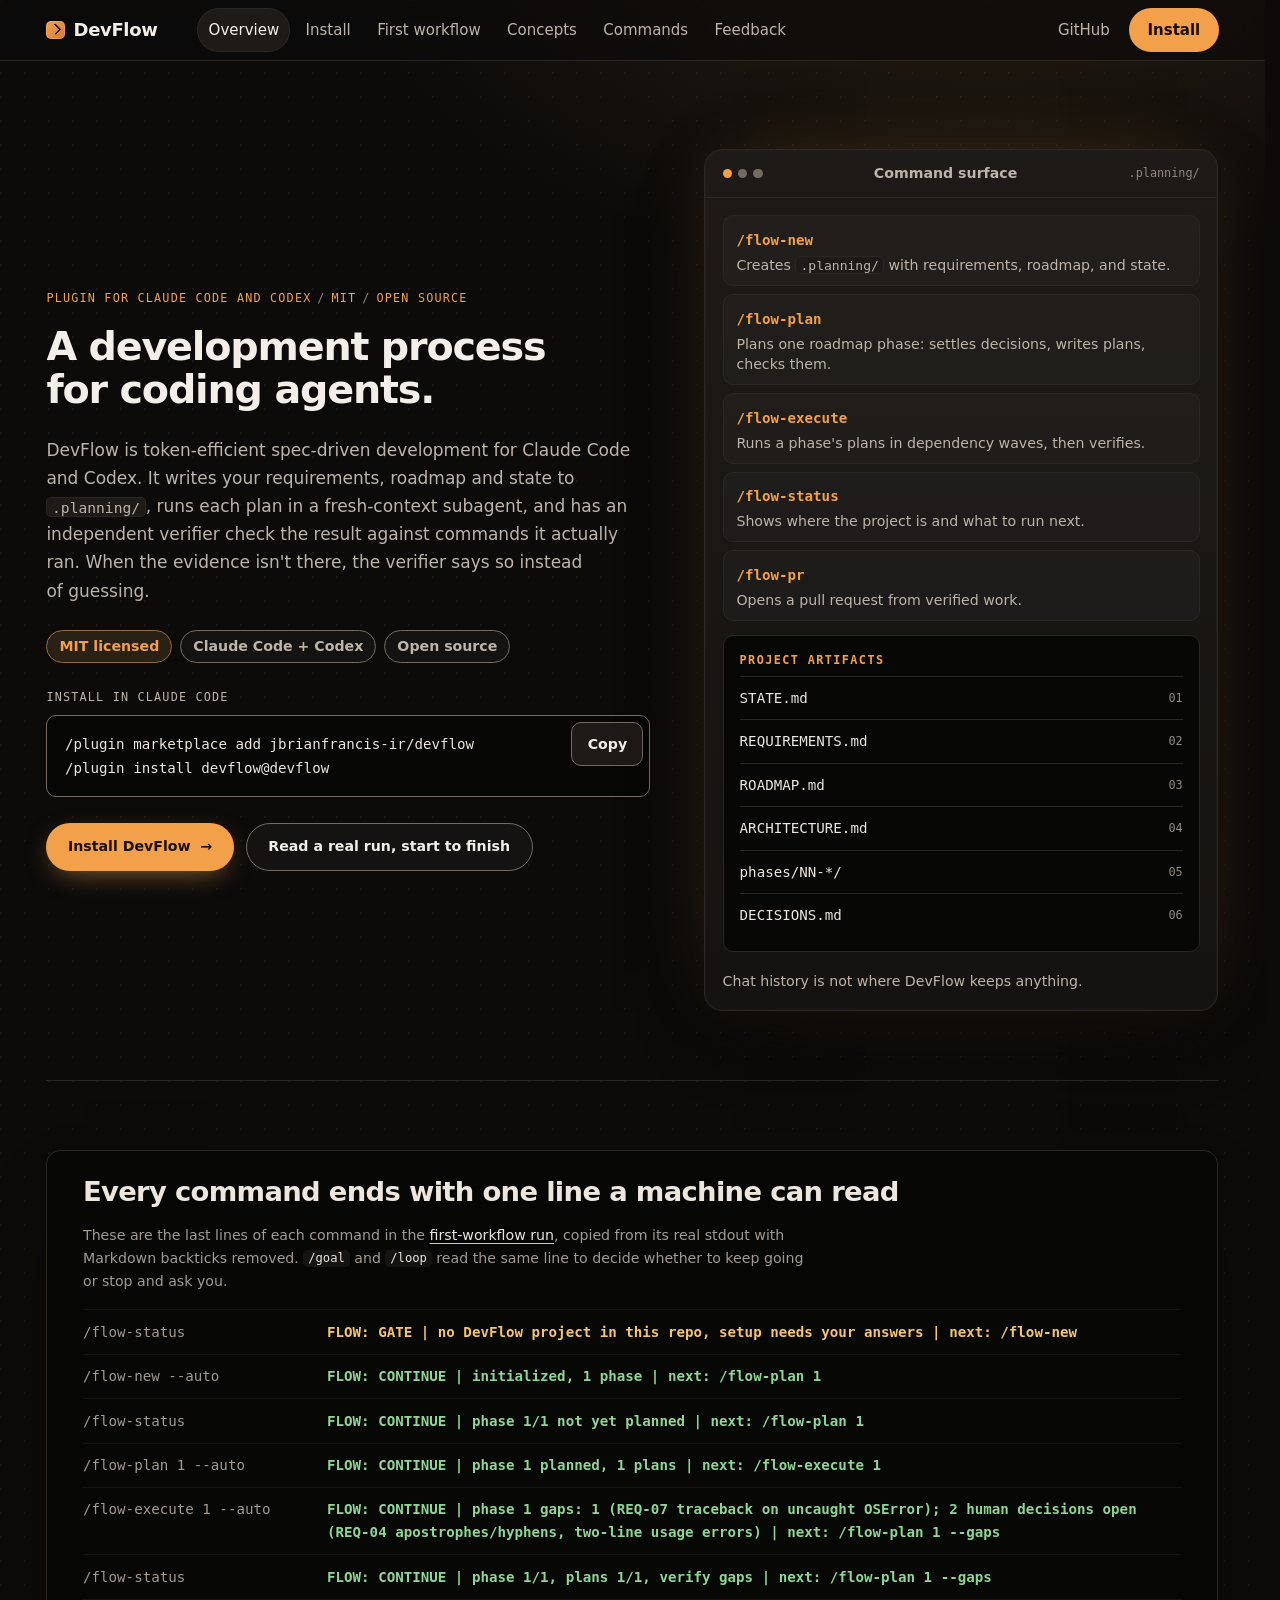
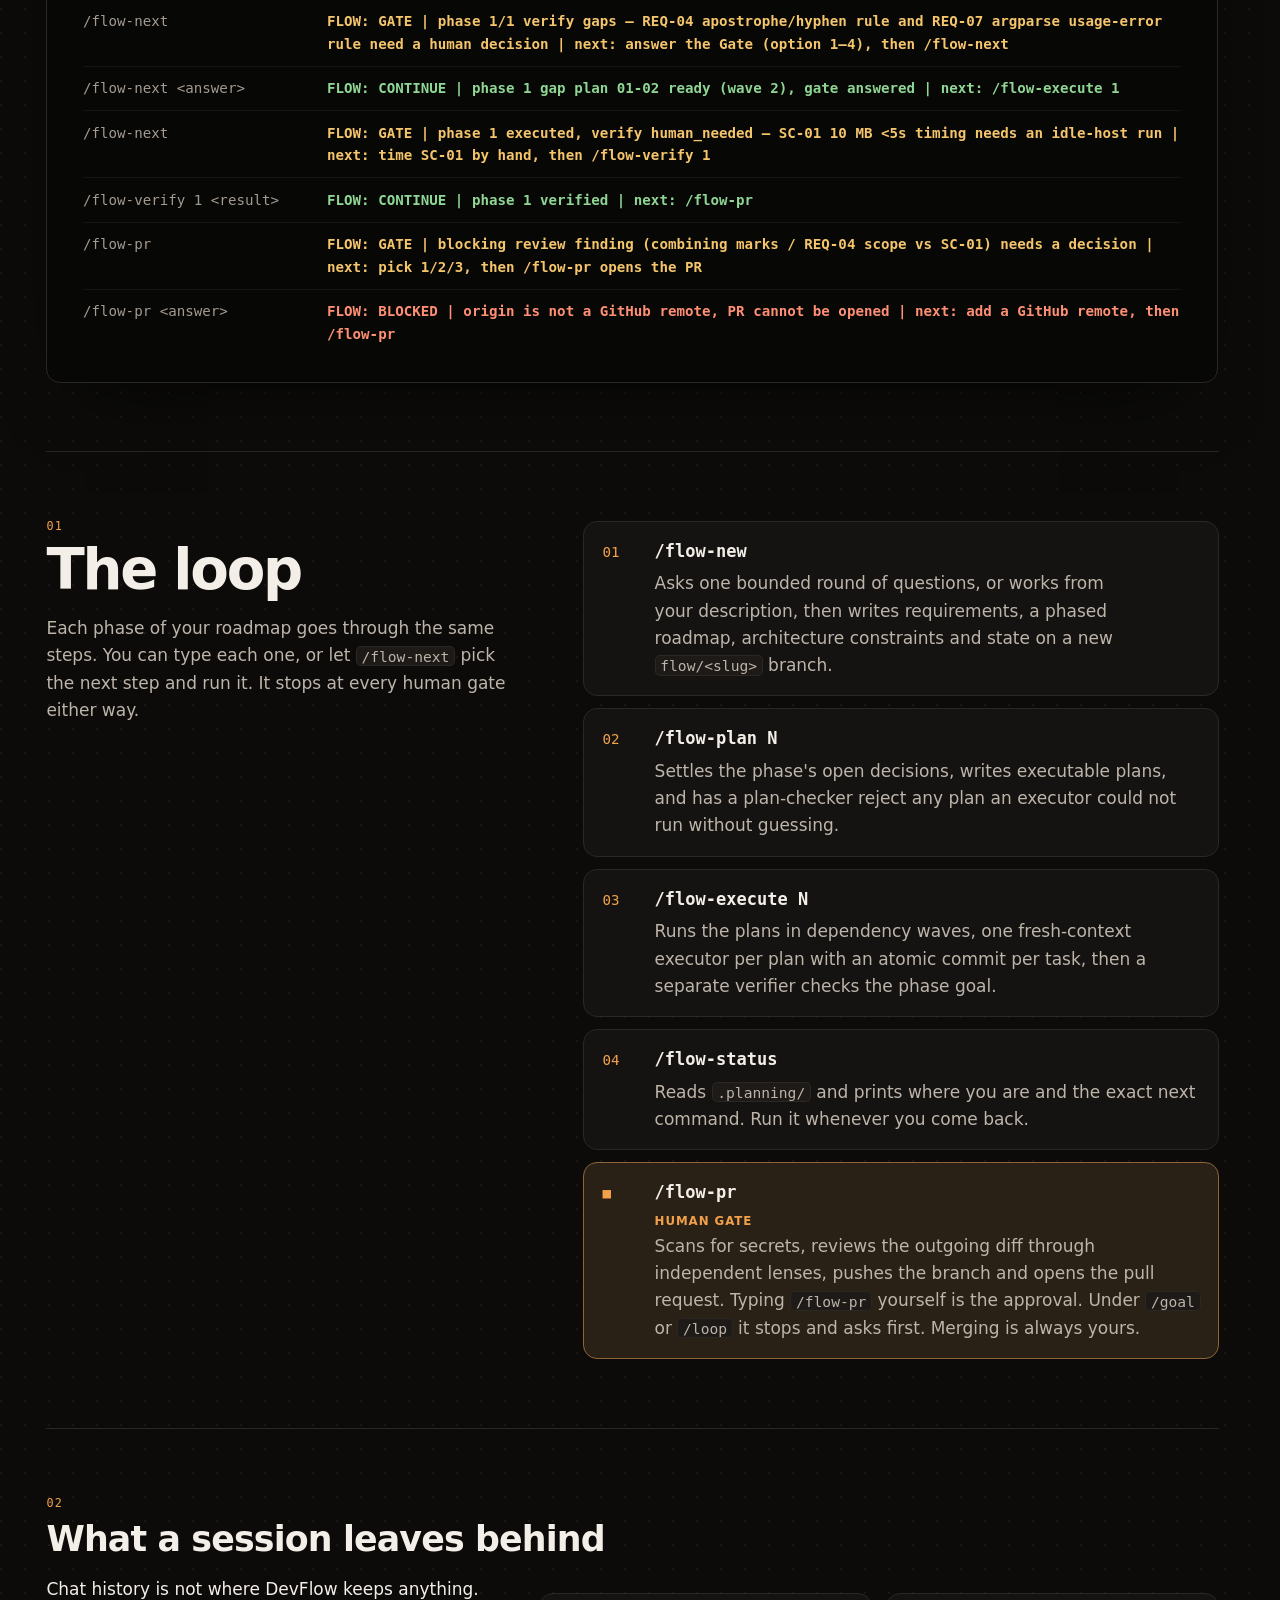
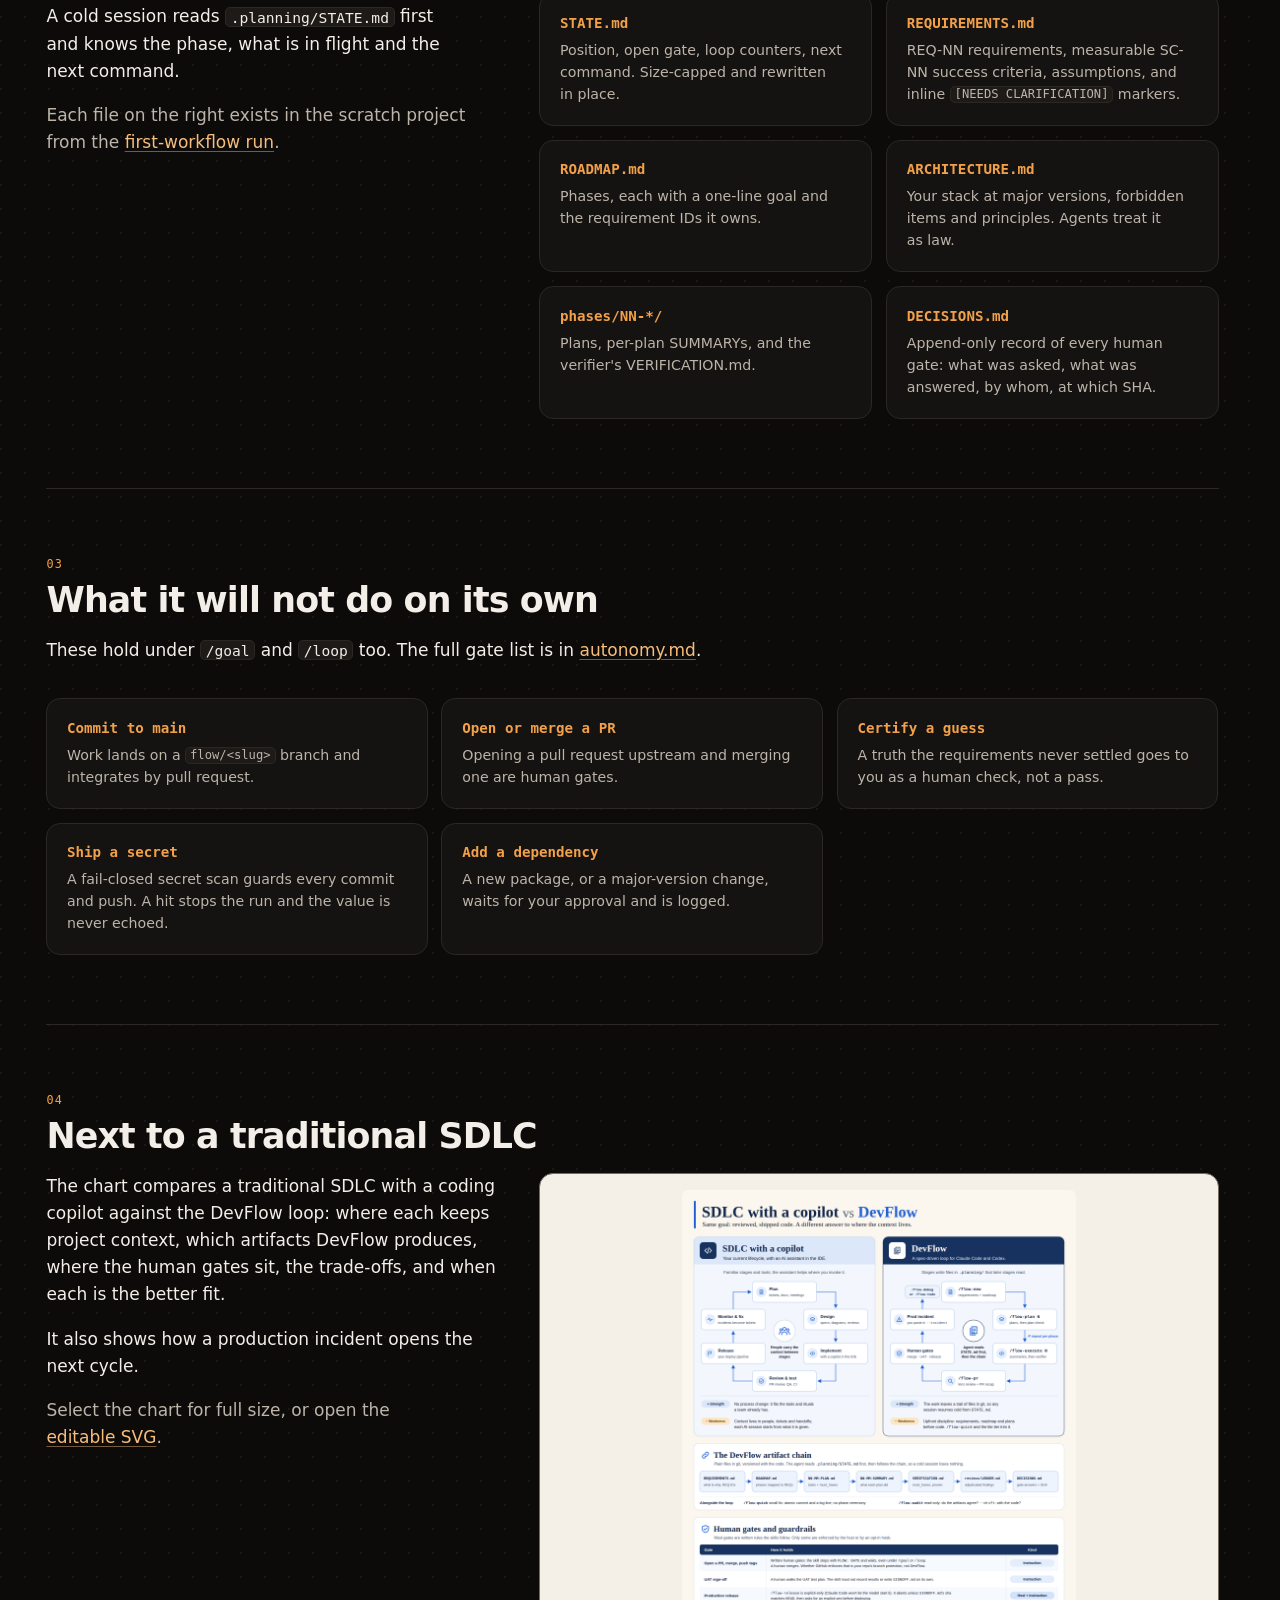
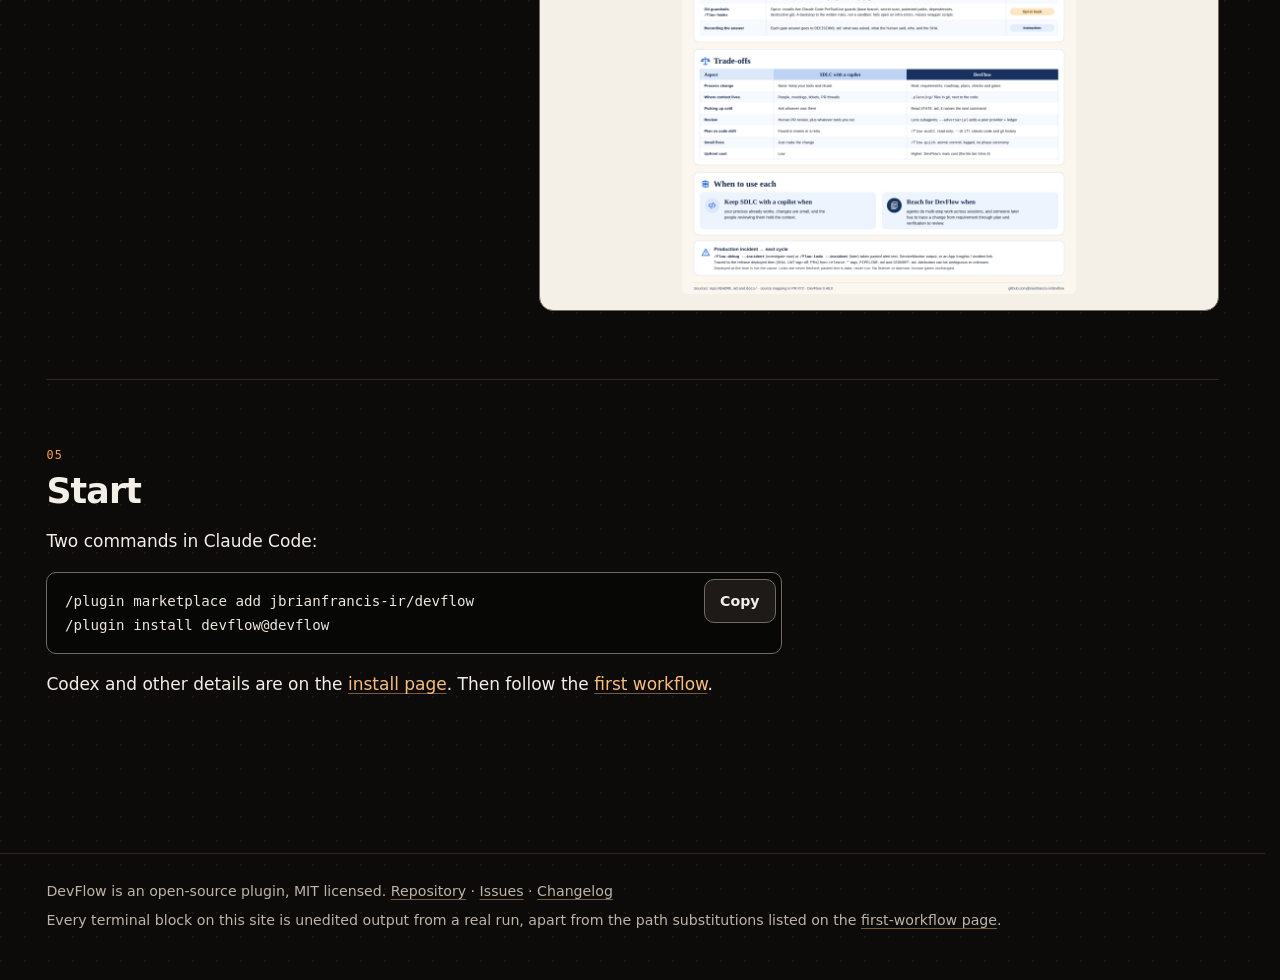
<file: site/public/index.html>
<!doctype html>
<html lang="en">
<head>
<meta charset="utf-8">
<meta name="viewport" content="width=device-width, initial-scale=1">
<title>DevFlow: spec-driven development for Claude Code and Codex</title>
<meta name="description" content="DevFlow keeps requirements, roadmap and state in .planning/, runs each plan in a fresh-context subagent, and verifies the result against evidence before it opens a pull request.">
<meta name="color-scheme" content="dark">
<meta name="theme-color" content="#0c0b0a">
<link rel="stylesheet" href="assets/site.css">
</head>
<body class="page-index">
<a class="skip" href="#main">Skip to content</a>
<header class="top">
<div class="top-in">
<a class="mark" href="index.html"><span class="mark-glyph" aria-hidden="true"></span>DevFlow</a>
<nav class="nav" aria-label="Site">
<ul role="list">
<li><a href="index.html" aria-current="page">Overview</a></li>
<li><a href="start.html">Install</a></li>
<li><a href="first-workflow.html">First workflow</a></li>
<li><a href="concepts.html">Concepts</a></li>
<li><a href="commands.html">Commands</a></li>
<li><a href="feedback.html">Feedback</a></li>
</ul>
</nav>
<div class="top-cta">
<a class="top-gh" href="https://github.com/jbrianfrancis-ir/devflow">GitHub</a>
<a class="pill" href="start.html">Install</a>
</div>
</div>
</header>
<main id="main" tabindex="-1">
<section class="hero">
<div class="hero-copy">
<p class="eyebrow">Plugin for Claude Code and Codex<span class="sep">/</span>MIT<span class="sep">/</span>open source</p>
<h1>A development process for coding agents.</h1>
<p class="lede">DevFlow is token-efficient spec-driven development for Claude Code and Codex. It writes your requirements, roadmap and state to <code>.planning/</code>, runs each plan in a fresh-context subagent, and has an independent verifier check the result against commands it actually ran. When the evidence isn't there, the verifier says so instead of guessing.</p>
<ul class="badges" role="list" aria-label="Project facts">
<li>MIT licensed</li>
<li>Claude Code + Codex</li>
<li>Open source</li>
</ul>
<p class="install-label" id="install-label">Install in Claude Code</p>
<div class="copy-block" data-copy role="group" aria-labelledby="install-label">
<pre class="code" tabindex="0">/plugin marketplace add jbrianfrancis-ir/devflow
/plugin install devflow@devflow</pre>
<button type="button" class="copy" hidden aria-live="polite">Copy</button>
</div>
<div class="actions">
<a class="btn" href="start.html">Install DevFlow</a>
<a class="btn-quiet" href="first-workflow.html">Read a real run, start to finish</a>
</div>
</div>
<aside class="surface" aria-label="Preview: DevFlow commands and the files they write">
<div class="surface-bar"><span class="dots" aria-hidden="true"><i></i><i></i><i></i></span><span class="surface-title">Command surface</span><span class="surface-tag">.planning/</span></div>
<div class="surface-body">
<ul class="surface-cmds" role="list">
<li><a href="commands.html#cmd-flow-new"><code>/flow-new</code></a><span>Creates <code>.planning/</code> with requirements, roadmap, and state.</span></li>
<li><a href="commands.html#cmd-flow-plan"><code>/flow-plan</code></a><span>Plans one roadmap phase: settles decisions, writes plans, checks them.</span></li>
<li><a href="commands.html#cmd-flow-execute"><code>/flow-execute</code></a><span>Runs a phase's plans in dependency waves, then verifies.</span></li>
<li><a href="commands.html#cmd-flow-status"><code>/flow-status</code></a><span>Shows where the project is and what to run next.</span></li>
<li><a href="commands.html#cmd-flow-pr"><code>/flow-pr</code></a><span>Opens a pull request from verified work.</span></li>
</ul>
<div class="surface-files">
<p class="surface-label">Project artifacts</p>
<ol class="files" role="list">
<li><code>STATE.md</code></li>
<li><code>REQUIREMENTS.md</code></li>
<li><code>ROADMAP.md</code></li>
<li><code>ARCHITECTURE.md</code></li>
<li><code>phases/NN-*/</code></li>
<li><code>DECISIONS.md</code></li>
</ol>
</div>
</div>
<p class="surface-note">Chat history is not where DevFlow keeps anything.</p>
</aside>
</section>

<section aria-labelledby="h-evidence">
<div class="evidence breakout">
<h2 id="h-evidence">Every command ends with one line a machine can read</h2>
<p>These are the last lines of each command in the <a href="first-workflow.html">first-workflow run</a>, copied from its real stdout with Markdown backticks removed. <code>/goal</code> and <code>/loop</code> read the same line to decide whether to keep going or stop and ask you.</p>
<ol class="ledger" role="list">
<li><span class="ledger-cmd">/flow-status</span><code class="flow flow-gate">FLOW: GATE | no DevFlow project in this repo, setup needs your answers | next: /flow-new</code></li>
<li><span class="ledger-cmd">/flow-new --auto</span><code class="flow flow-continue">FLOW: CONTINUE | initialized, 1 phase | next: /flow-plan 1</code></li>
<li><span class="ledger-cmd">/flow-status</span><code class="flow flow-continue">FLOW: CONTINUE | phase 1/1 not yet planned | next: /flow-plan 1</code></li>
<li><span class="ledger-cmd">/flow-plan 1 --auto</span><code class="flow flow-continue">FLOW: CONTINUE | phase 1 planned, 1 plans | next: /flow-execute 1</code></li>
<li><span class="ledger-cmd">/flow-execute 1 --auto</span><code class="flow flow-continue">FLOW: CONTINUE | phase 1 gaps: 1 (REQ-07 traceback on uncaught OSError); 2 human decisions open (REQ-04 apostrophes/hyphens, two-line usage errors) | next: /flow-plan 1 --gaps</code></li>
<li><span class="ledger-cmd">/flow-status</span><code class="flow flow-continue">FLOW: CONTINUE | phase 1/1, plans 1/1, verify gaps | next: /flow-plan 1 --gaps</code></li>
<li><span class="ledger-cmd">/flow-next</span><code class="flow flow-gate">FLOW: GATE | phase 1/1 verify gaps — REQ-04 apostrophe/hyphen rule and REQ-07 argparse usage-error rule need a human decision | next: answer the Gate (option 1–4), then /flow-next</code></li>
<li><span class="ledger-cmd">/flow-next &lt;answer&gt;</span><code class="flow flow-continue">FLOW: CONTINUE | phase 1 gap plan 01-02 ready (wave 2), gate answered | next: /flow-execute 1</code></li>
<li><span class="ledger-cmd">/flow-next</span><code class="flow flow-gate">FLOW: GATE | phase 1 executed, verify human_needed — SC-01 10 MB &lt;5s timing needs an idle-host run | next: time SC-01 by hand, then /flow-verify 1</code></li>
<li><span class="ledger-cmd">/flow-verify 1 &lt;result&gt;</span><code class="flow flow-continue">FLOW: CONTINUE | phase 1 verified | next: /flow-pr</code></li>
<li><span class="ledger-cmd">/flow-pr</span><code class="flow flow-gate">FLOW: GATE | blocking review finding (combining marks / REQ-04 scope vs SC-01) needs a decision | next: pick 1/2/3, then /flow-pr opens the PR</code></li>
<li><span class="ledger-cmd">/flow-pr &lt;answer&gt;</span><code class="flow flow-blocked">FLOW: BLOCKED | origin is not a GitHub remote, PR cannot be opened | next: add a GitHub remote, then /flow-pr</code></li>
</ol>
</div>
</section>

<section class="loop" aria-labelledby="h-loop">
<div class="loop-grid breakout">
<div class="loop-head">
<h2 id="h-loop"><span class="sec">01</span>The loop</h2>
<p>Each phase of your roadmap goes through the same steps. You can type each one, or let <code>/flow-next</code> pick the next step and run it. It stops at every human gate either way.</p>
</div>
<div class="track-wrap">
<ol class="track" role="list">
<li><span class="cmdname">/flow-new</span><p>Asks one bounded round of questions, or works from your description, then writes requirements, a phased roadmap, architecture constraints and state on a new <code>flow/&lt;slug&gt;</code> branch.</p></li>
<li><span class="cmdname">/flow-plan N</span><p>Settles the phase's open decisions, writes executable plans, and has a plan-checker reject any plan an executor could not run without guessing.</p></li>
<li><span class="cmdname">/flow-execute N</span><p>Runs the plans in dependency waves, one fresh-context executor per plan with an atomic commit per task, then a separate verifier checks the phase goal.</p></li>
<li><span class="cmdname">/flow-status</span><p>Reads <code>.planning/</code> and prints where you are and the exact next command. Run it whenever you come back.</p></li>
<li class="gate-row"><span class="cmdname">/flow-pr</span><p><span class="gate-tag">Human gate</span>Scans for secrets, reviews the outgoing diff through independent lenses, pushes the branch and opens the pull request. Typing <code>/flow-pr</code> yourself is the approval. Under <code>/goal</code> or <code>/loop</code> it stops and asks first. Merging is always yours.</p></li>
</ol>
</div>
</div>
</section>

<section aria-labelledby="h-disk">
<h2 id="h-disk"><span class="sec">02</span>What a session leaves behind</h2>
<div class="split breakout">
<div>
<p>Chat history is not where DevFlow keeps anything. A cold session reads <code>.planning/STATE.md</code> first and knows the phase, what is in flight and the next command.</p>
<p class="muted">Each file on the right exists in the scratch project from the <a href="first-workflow.html">first-workflow run</a>.</p>
</div>
<div class="defs-wrap">
<dl class="cards cards-2">
<div><dt>STATE.md</dt><dd>Position, open gate, loop counters, next command. Size-capped and rewritten in place.</dd></div>
<div><dt>REQUIREMENTS.md</dt><dd>REQ-NN requirements, measurable SC-NN success criteria, assumptions, and inline <code>[NEEDS CLARIFICATION]</code> markers.</dd></div>
<div><dt>ROADMAP.md</dt><dd>Phases, each with a one-line goal and the requirement IDs it owns.</dd></div>
<div><dt>ARCHITECTURE.md</dt><dd>Your stack at major versions, forbidden items and principles. Agents treat it as law.</dd></div>
<div><dt>phases/NN-*/</dt><dd>Plans, per-plan SUMMARYs, and the verifier's VERIFICATION.md.</dd></div>
<div><dt>DECISIONS.md</dt><dd>Append-only record of every human gate: what was asked, what was answered, by whom, at which SHA.</dd></div>
</dl>
</div>
</div>
</section>

<section aria-labelledby="h-refuses">
<h2 id="h-refuses"><span class="sec">03</span>What it will not do on its own</h2>
<p>These hold under <code>/goal</code> and <code>/loop</code> too. The full gate list is in <a href="https://github.com/jbrianfrancis-ir/devflow/blob/main/plugins/devflow/references/autonomy.md">autonomy.md</a>.</p>
<div class="defs-wrap breakout">
<dl class="cards cards-3">
<div><dt>Commit to main</dt><dd>Work lands on a <code>flow/&lt;slug&gt;</code> branch and integrates by pull request.</dd></div>
<div><dt>Open or merge a PR</dt><dd>Opening a pull request upstream and merging one are human gates.</dd></div>
<div><dt>Certify a guess</dt><dd>A truth the requirements never settled goes to you as a human check, not a pass.</dd></div>
<div><dt>Ship a secret</dt><dd>A fail-closed secret scan guards every commit and push. A hit stops the run and the value is never echoed.</dd></div>
<div><dt>Add a dependency</dt><dd>A new package, or a major-version change, waits for your approval and is logged.</dd></div>
</dl>
</div>
</section>

<section aria-labelledby="h-chart">
<h2 id="h-chart"><span class="sec">04</span>Next to a traditional SDLC</h2>
<div class="split breakout chart-split">
<div>
<p>The chart compares a traditional SDLC with a coding copilot against the DevFlow loop: where each keeps project context, which artifacts DevFlow produces, where the human gates sit, the trade-offs, and when each is the better fit.</p>
<p>It also shows how a production incident opens the next cycle.</p>
<p class="muted">Select the chart for full size, or open the <a href="assets/sdlc-vs-devflow.svg">editable SVG</a>.</p>
</div>
<figure class="chart">
<a href="assets/sdlc-vs-devflow.png"><img src="assets/sdlc-vs-devflow.png" width="1600" height="2860" loading="lazy" alt="Side-by-side chart. Left: a traditional SDLC with a coding copilot, where project context lives in tickets, wikis and people's heads. Right: the DevFlow loop, where context lives in .planning/ files. Below: the DevFlow artifact chain, human gates and guardrails, trade-offs, when to use each approach, and how a production incident opens the next cycle."></a>
</figure>
</div>
</section>

<section aria-labelledby="h-next">
<h2 id="h-next"><span class="sec">05</span>Start</h2>
<p>Two commands in Claude Code:</p>
<div class="copy-block" data-copy role="group" aria-label="Install commands for Claude Code">
<pre class="code" tabindex="0">/plugin marketplace add jbrianfrancis-ir/devflow
/plugin install devflow@devflow</pre>
<button type="button" class="copy" hidden aria-live="polite">Copy</button>
</div>
<p>Codex and other details are on the <a href="start.html">install page</a>. Then follow the <a href="first-workflow.html">first workflow</a>.</p>
</section>

</main>
<footer class="foot">
<div class="foot-in">
<p>DevFlow is an open-source plugin, MIT licensed. <a href="https://github.com/jbrianfrancis-ir/devflow">Repository</a> · <a href="https://github.com/jbrianfrancis-ir/devflow/issues">Issues</a> · <a href="https://github.com/jbrianfrancis-ir/devflow/blob/main/CHANGELOG.md">Changelog</a></p>
<p>Every terminal block on this site is unedited output from a real run, apart from the path substitutions listed on the <a href="first-workflow.html#how-captured">first-workflow page</a>.</p>
</div>
</footer>
<script>
for (const box of document.querySelectorAll("[data-copy]")) {
  const btn = box.querySelector(".copy"), pre = box.querySelector("pre");
  if (!btn || !pre || !navigator.clipboard) continue;
  btn.hidden = false;
  btn.addEventListener("click", () => navigator.clipboard.writeText(pre.textContent).then(
    () => { btn.textContent = "Copied"; setTimeout(() => { btn.textContent = "Copy"; }, 2000); },
    () => { btn.textContent = "Select to copy"; }));
}
</script>
</body>
</html>
</file>
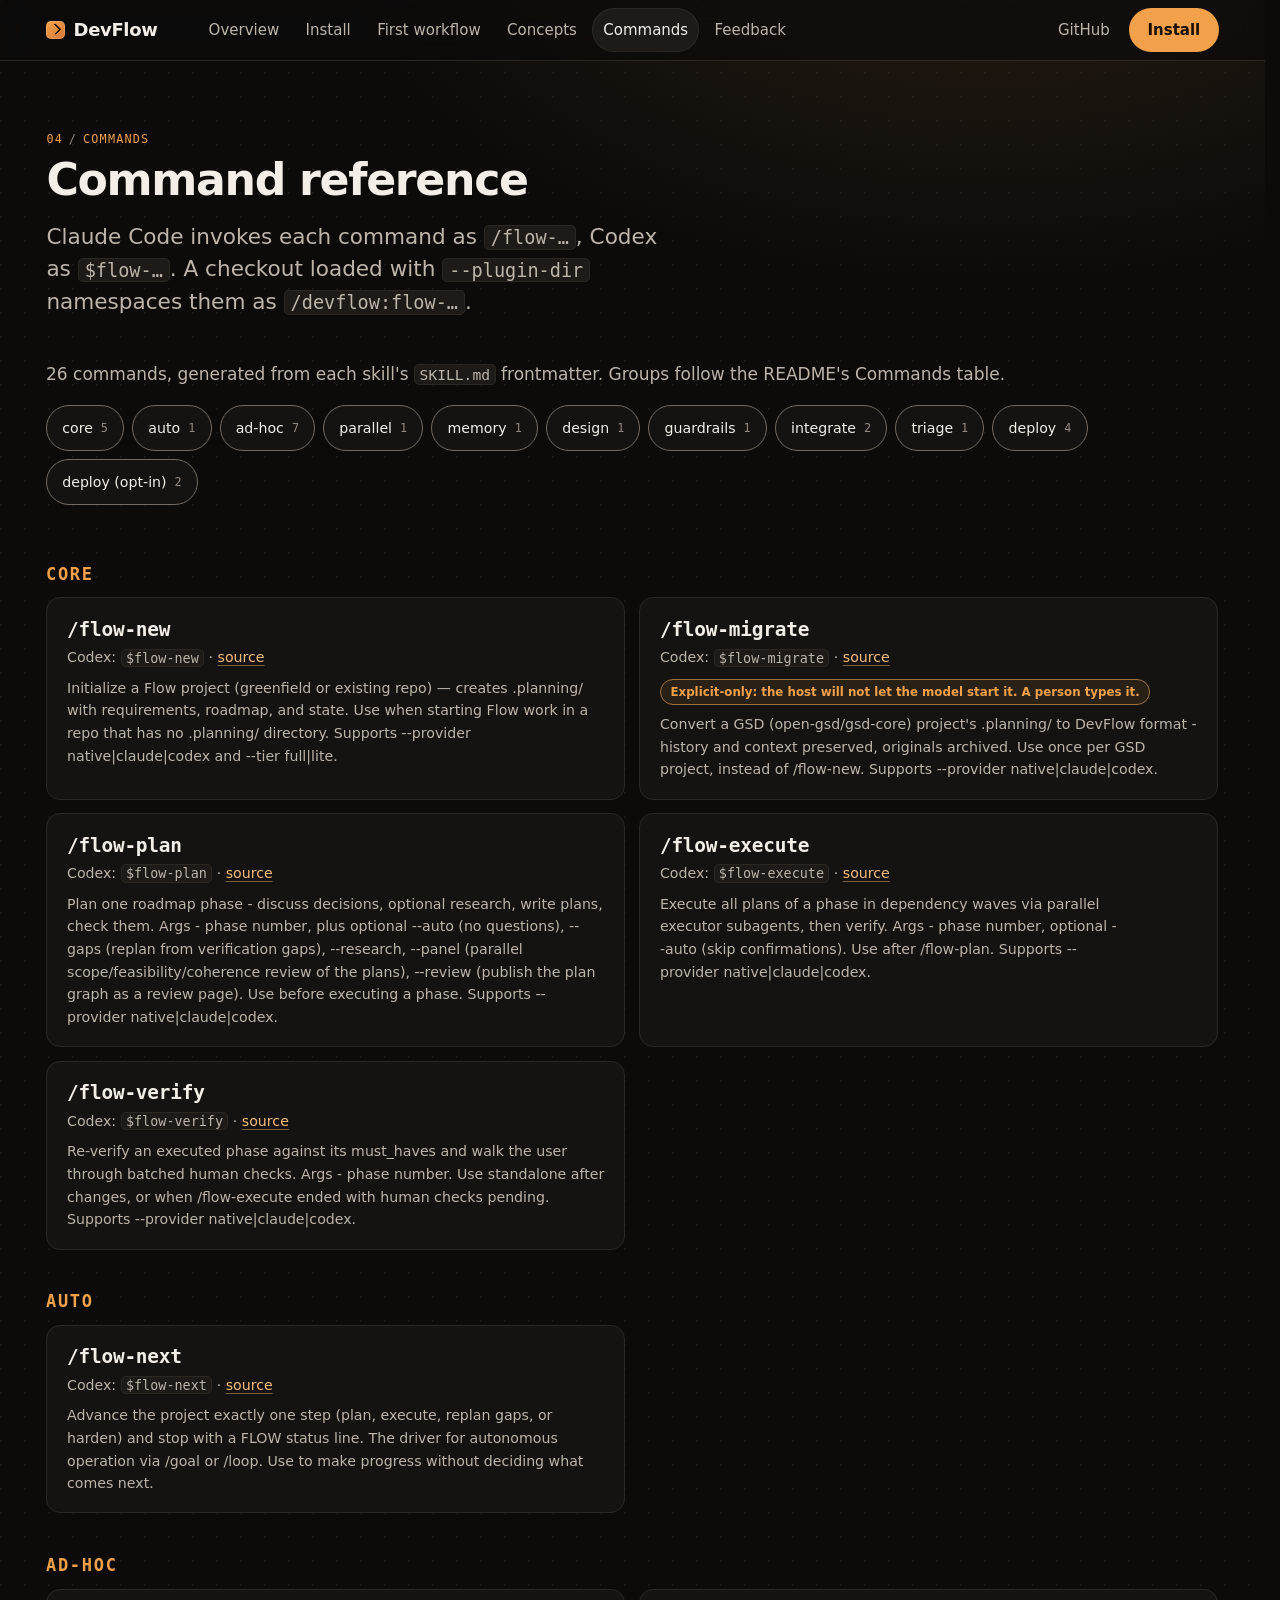
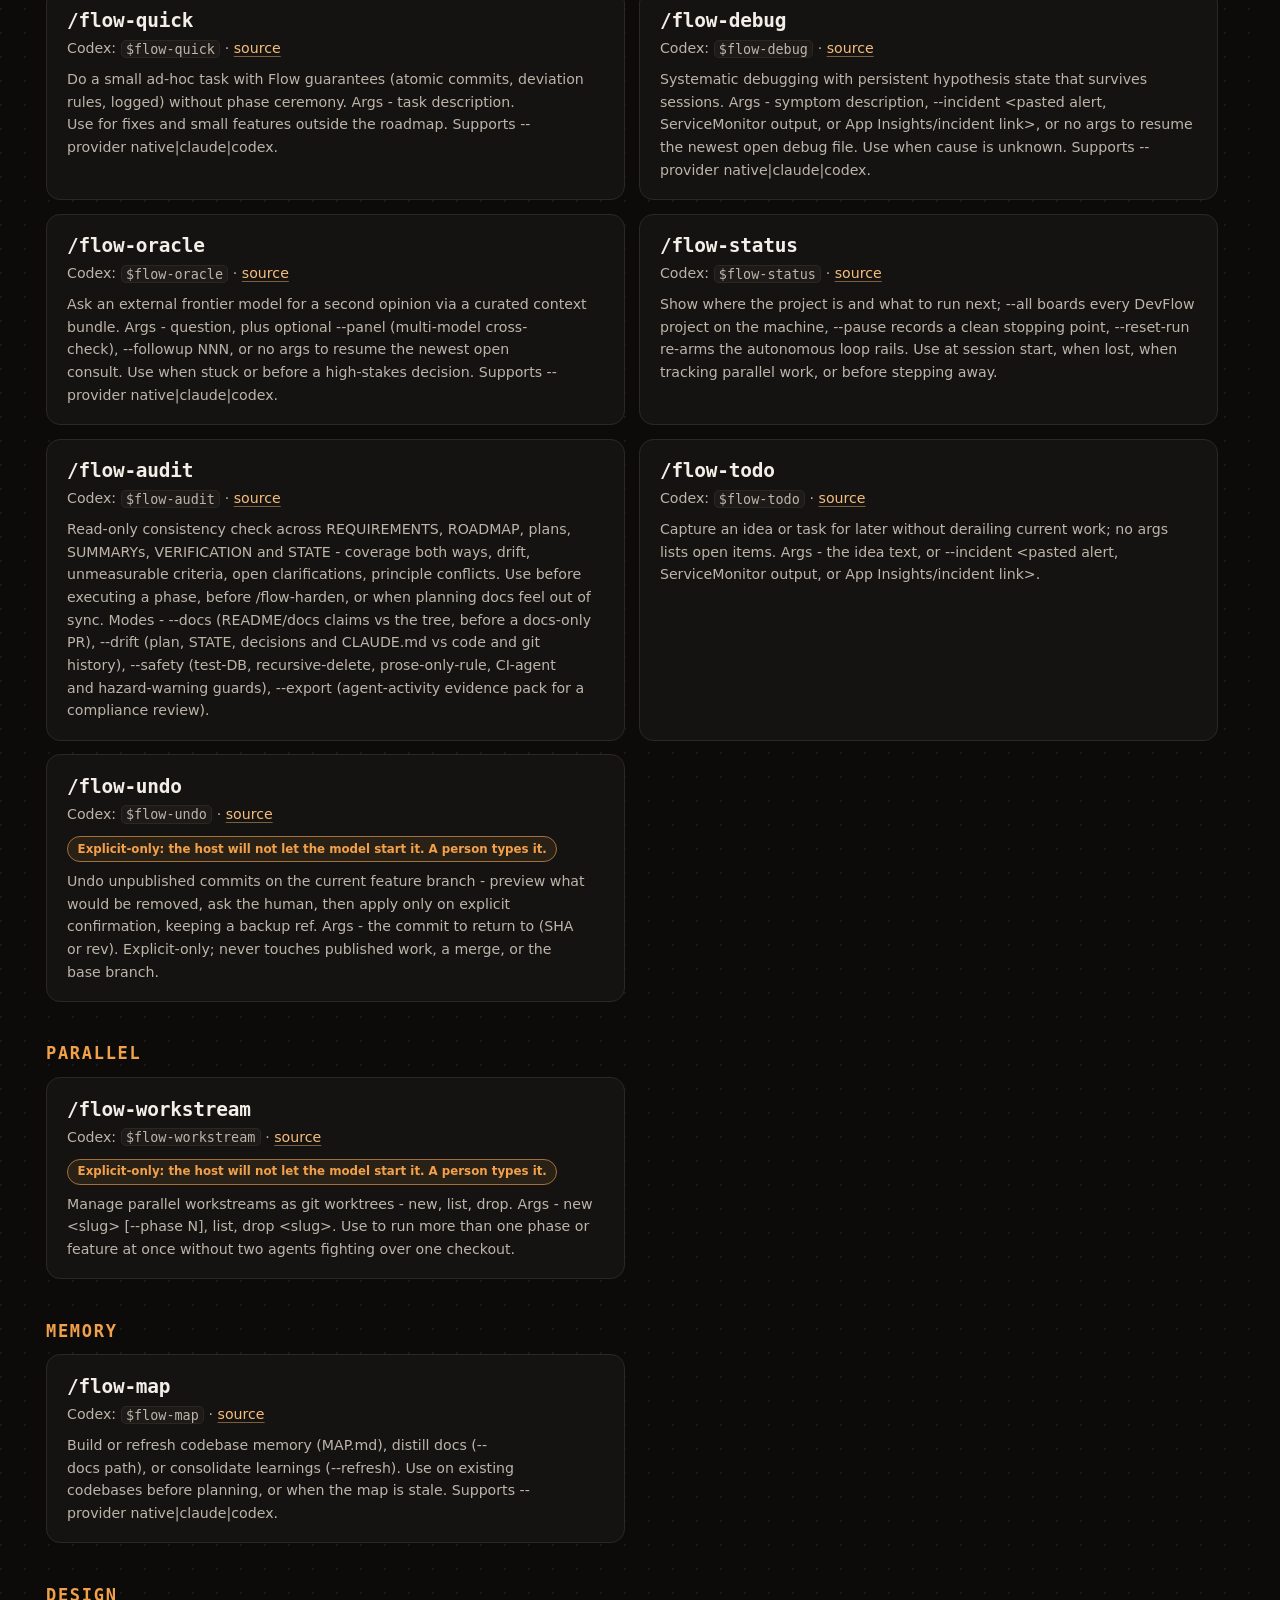
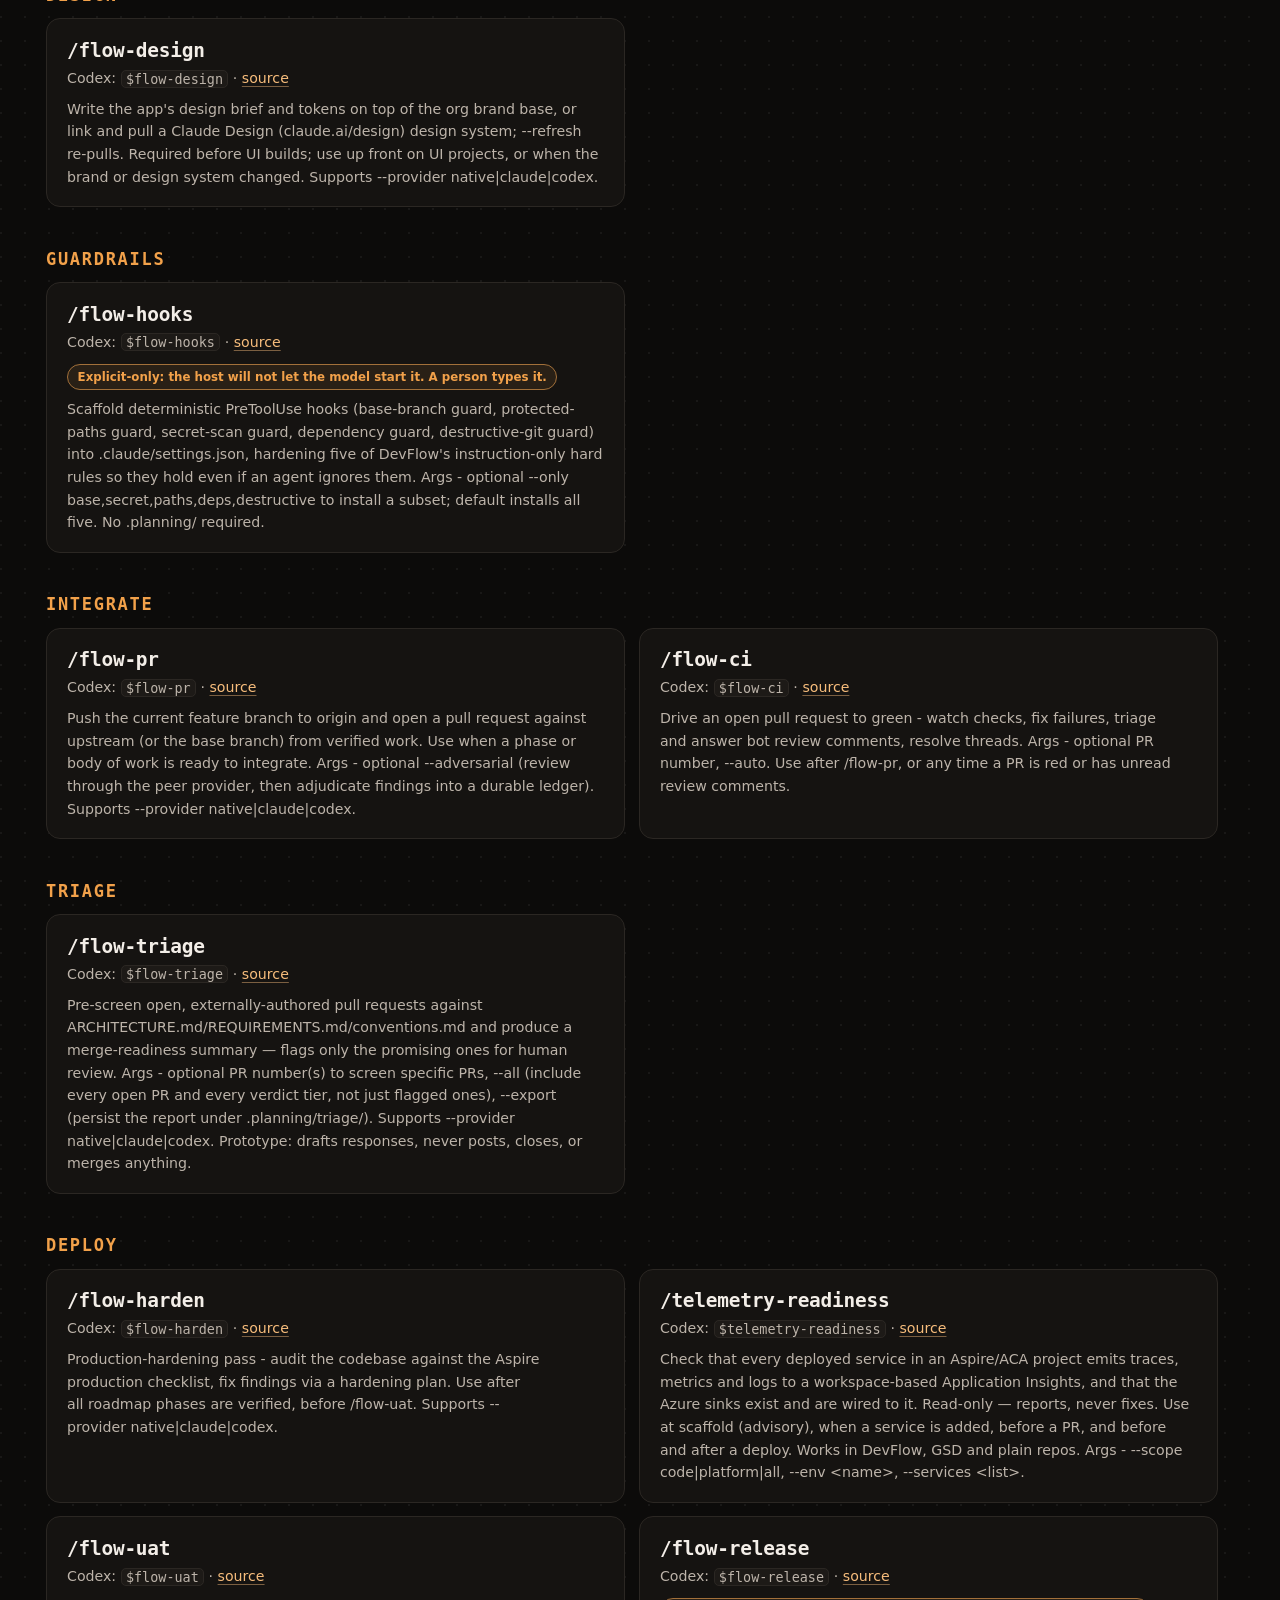
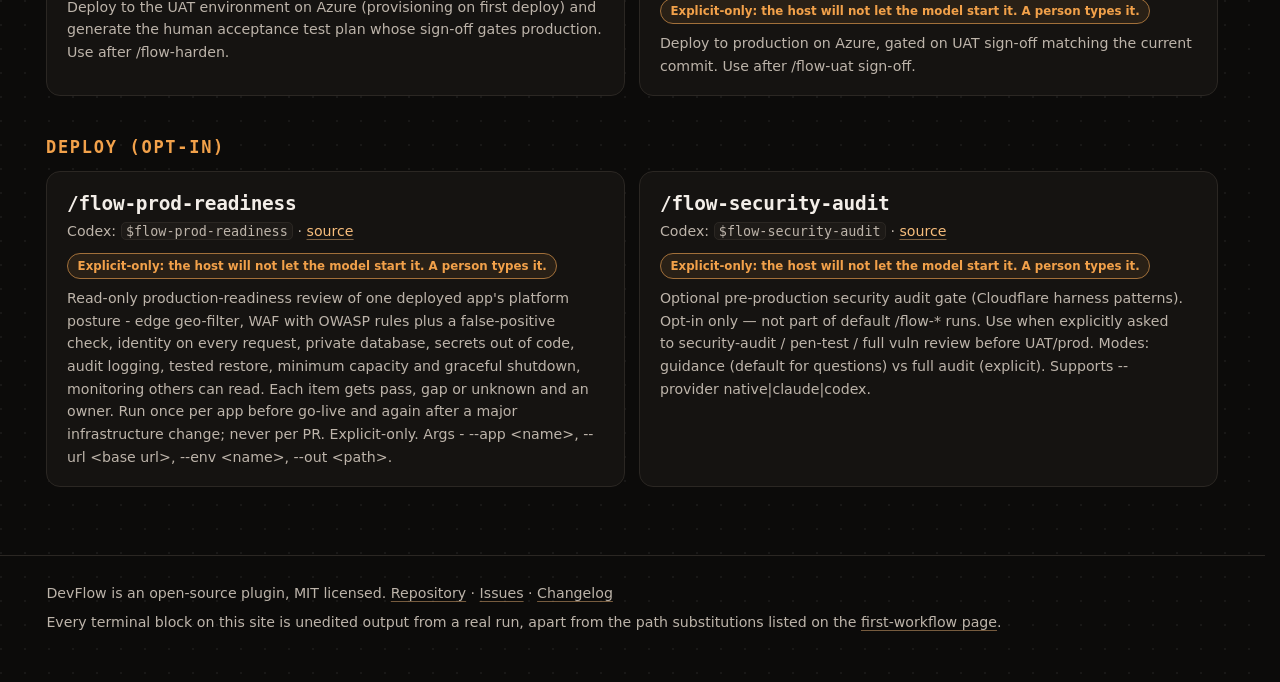
<file: site/public/commands.html>
<!doctype html>
<html lang="en">
<head>
<meta charset="utf-8">
<meta name="viewport" content="width=device-width, initial-scale=1">
<title>DevFlow command reference</title>
<meta name="description" content="Every DevFlow command, generated from the skill files in the repository.">
<meta name="color-scheme" content="dark">
<meta name="theme-color" content="#0c0b0a">
<link rel="stylesheet" href="assets/site.css">
</head>
<body class="page-commands">
<a class="skip" href="#main">Skip to content</a>
<header class="top">
<div class="top-in">
<a class="mark" href="index.html"><span class="mark-glyph" aria-hidden="true"></span>DevFlow</a>
<nav class="nav" aria-label="Site">
<ul role="list">
<li><a href="index.html">Overview</a></li>
<li><a href="start.html">Install</a></li>
<li><a href="first-workflow.html">First workflow</a></li>
<li><a href="concepts.html">Concepts</a></li>
<li><a href="commands.html" aria-current="page">Commands</a></li>
<li><a href="feedback.html">Feedback</a></li>
</ul>
</nav>
<div class="top-cta">
<a class="top-gh" href="https://github.com/jbrianfrancis-ir/devflow">GitHub</a>
<a class="pill" href="start.html">Install</a>
</div>
</div>
</header>
<main id="main" tabindex="-1">
<header class="page-head">
<p class="eyebrow">04<span class="sep">/</span>Commands</p>
<h1>Command reference</h1>
<p class="lede">Claude Code invokes each command as <code>/flow-…</code>, Codex as <code>$flow-…</code>. A checkout loaded with <code>--plugin-dir</code> namespaces them as <code>/devflow:flow-…</code>.</p>
</header>
<div class="breakout cmd-ref">
<p class="lede-small">26 commands, generated from each skill's <code>SKILL.md</code> frontmatter. Groups follow the README's Commands table.</p>
<nav aria-label="Command groups"><ul class="toc" role="list"><li><a href="#group-core">core</a> <span class="count">5</span></li><li><a href="#group-auto">auto</a> <span class="count">1</span></li><li><a href="#group-ad-hoc">ad-hoc</a> <span class="count">7</span></li><li><a href="#group-parallel">parallel</a> <span class="count">1</span></li><li><a href="#group-memory">memory</a> <span class="count">1</span></li><li><a href="#group-design">design</a> <span class="count">1</span></li><li><a href="#group-guardrails">guardrails</a> <span class="count">1</span></li><li><a href="#group-integrate">integrate</a> <span class="count">2</span></li><li><a href="#group-triage">triage</a> <span class="count">1</span></li><li><a href="#group-deploy">deploy</a> <span class="count">4</span></li><li><a href="#group-deploy-opt-in">deploy (opt-in)</a> <span class="count">2</span></li></ul></nav>
<section class="cmd-group" aria-labelledby="group-core">
<h2 id="group-core">core</h2>
<article class="cmd" id="cmd-flow-new">
<h3><code>/flow-new</code></h3>
<p class="cmd-alt">Codex: <code>$flow-new</code> · <a href="https://github.com/jbrianfrancis-ir/devflow/blob/main/plugins/devflow/skills/flow-new/SKILL.md">source</a></p>

<p>Initialize a Flow project (greenfield or existing repo) — creates .planning/ with requirements, roadmap, and state. Use when starting Flow work in a repo that has no .planning/ directory. Supports --provider native|claude|codex and --tier full|lite.</p>
</article>
<article class="cmd" id="cmd-flow-migrate">
<h3><code>/flow-migrate</code></h3>
<p class="cmd-alt">Codex: <code>$flow-migrate</code> · <a href="https://github.com/jbrianfrancis-ir/devflow/blob/main/plugins/devflow/skills/flow-migrate/SKILL.md">source</a></p>
<p class="badge">Explicit-only: the host will not let the model start it. A person types it.</p>
<p>Convert a GSD (open-gsd/gsd-core) project&#x27;s .planning/ to DevFlow format - history and context preserved, originals archived. Use once per GSD project, instead of /flow-new. Supports --provider native|claude|codex.</p>
</article>
<article class="cmd" id="cmd-flow-plan">
<h3><code>/flow-plan</code></h3>
<p class="cmd-alt">Codex: <code>$flow-plan</code> · <a href="https://github.com/jbrianfrancis-ir/devflow/blob/main/plugins/devflow/skills/flow-plan/SKILL.md">source</a></p>

<p>Plan one roadmap phase - discuss decisions, optional research, write plans, check them. Args - phase number, plus optional --auto (no questions), --gaps (replan from verification gaps), --research, --panel (parallel scope/feasibility/coherence review of the plans), --review (publish the plan graph as a review page). Use before executing a phase. Supports --provider native|claude|codex.</p>
</article>
<article class="cmd" id="cmd-flow-execute">
<h3><code>/flow-execute</code></h3>
<p class="cmd-alt">Codex: <code>$flow-execute</code> · <a href="https://github.com/jbrianfrancis-ir/devflow/blob/main/plugins/devflow/skills/flow-execute/SKILL.md">source</a></p>

<p>Execute all plans of a phase in dependency waves via parallel executor subagents, then verify. Args - phase number, optional --auto (skip confirmations). Use after /flow-plan. Supports --provider native|claude|codex.</p>
</article>
<article class="cmd" id="cmd-flow-verify">
<h3><code>/flow-verify</code></h3>
<p class="cmd-alt">Codex: <code>$flow-verify</code> · <a href="https://github.com/jbrianfrancis-ir/devflow/blob/main/plugins/devflow/skills/flow-verify/SKILL.md">source</a></p>

<p>Re-verify an executed phase against its must_haves and walk the user through batched human checks. Args - phase number. Use standalone after changes, or when /flow-execute ended with human checks pending. Supports --provider native|claude|codex.</p>
</article>
</section>
<section class="cmd-group" aria-labelledby="group-auto">
<h2 id="group-auto">auto</h2>
<article class="cmd" id="cmd-flow-next">
<h3><code>/flow-next</code></h3>
<p class="cmd-alt">Codex: <code>$flow-next</code> · <a href="https://github.com/jbrianfrancis-ir/devflow/blob/main/plugins/devflow/skills/flow-next/SKILL.md">source</a></p>

<p>Advance the project exactly one step (plan, execute, replan gaps, or harden) and stop with a FLOW status line. The driver for autonomous operation via /goal or /loop. Use to make progress without deciding what comes next.</p>
</article>
</section>
<section class="cmd-group" aria-labelledby="group-ad-hoc">
<h2 id="group-ad-hoc">ad-hoc</h2>
<article class="cmd" id="cmd-flow-quick">
<h3><code>/flow-quick</code></h3>
<p class="cmd-alt">Codex: <code>$flow-quick</code> · <a href="https://github.com/jbrianfrancis-ir/devflow/blob/main/plugins/devflow/skills/flow-quick/SKILL.md">source</a></p>

<p>Do a small ad-hoc task with Flow guarantees (atomic commits, deviation rules, logged) without phase ceremony. Args - task description. Use for fixes and small features outside the roadmap. Supports --provider native|claude|codex.</p>
</article>
<article class="cmd" id="cmd-flow-debug">
<h3><code>/flow-debug</code></h3>
<p class="cmd-alt">Codex: <code>$flow-debug</code> · <a href="https://github.com/jbrianfrancis-ir/devflow/blob/main/plugins/devflow/skills/flow-debug/SKILL.md">source</a></p>

<p>Systematic debugging with persistent hypothesis state that survives sessions. Args - symptom description, --incident &lt;pasted alert, ServiceMonitor output, or App Insights/incident link&gt;, or no args to resume the newest open debug file. Use when cause is unknown. Supports --provider native|claude|codex.</p>
</article>
<article class="cmd" id="cmd-flow-oracle">
<h3><code>/flow-oracle</code></h3>
<p class="cmd-alt">Codex: <code>$flow-oracle</code> · <a href="https://github.com/jbrianfrancis-ir/devflow/blob/main/plugins/devflow/skills/flow-oracle/SKILL.md">source</a></p>

<p>Ask an external frontier model for a second opinion via a curated context bundle. Args - question, plus optional --panel (multi-model cross-check), --followup NNN, or no args to resume the newest open consult. Use when stuck or before a high-stakes decision. Supports --provider native|claude|codex.</p>
</article>
<article class="cmd" id="cmd-flow-status">
<h3><code>/flow-status</code></h3>
<p class="cmd-alt">Codex: <code>$flow-status</code> · <a href="https://github.com/jbrianfrancis-ir/devflow/blob/main/plugins/devflow/skills/flow-status/SKILL.md">source</a></p>

<p>Show where the project is and what to run next; --all boards every DevFlow project on the machine, --pause records a clean stopping point, --reset-run re-arms the autonomous loop rails. Use at session start, when lost, when tracking parallel work, or before stepping away.</p>
</article>
<article class="cmd" id="cmd-flow-audit">
<h3><code>/flow-audit</code></h3>
<p class="cmd-alt">Codex: <code>$flow-audit</code> · <a href="https://github.com/jbrianfrancis-ir/devflow/blob/main/plugins/devflow/skills/flow-audit/SKILL.md">source</a></p>

<p>Read-only consistency check across REQUIREMENTS, ROADMAP, plans, SUMMARYs, VERIFICATION and STATE - coverage both ways, drift, unmeasurable criteria, open clarifications, principle conflicts. Use before executing a phase, before /flow-harden, or when planning docs feel out of sync. Modes - --docs (README/docs claims vs the tree, before a docs-only PR), --drift (plan, STATE, decisions and CLAUDE.md vs code and git history), --safety (test-DB, recursive-delete, prose-only-rule, CI-agent and hazard-warning guards), --export (agent-activity evidence pack for a compliance review).</p>
</article>
<article class="cmd" id="cmd-flow-todo">
<h3><code>/flow-todo</code></h3>
<p class="cmd-alt">Codex: <code>$flow-todo</code> · <a href="https://github.com/jbrianfrancis-ir/devflow/blob/main/plugins/devflow/skills/flow-todo/SKILL.md">source</a></p>

<p>Capture an idea or task for later without derailing current work; no args lists open items. Args - the idea text, or --incident &lt;pasted alert, ServiceMonitor output, or App Insights/incident link&gt;.</p>
</article>
<article class="cmd" id="cmd-flow-undo">
<h3><code>/flow-undo</code></h3>
<p class="cmd-alt">Codex: <code>$flow-undo</code> · <a href="https://github.com/jbrianfrancis-ir/devflow/blob/main/plugins/devflow/skills/flow-undo/SKILL.md">source</a></p>
<p class="badge">Explicit-only: the host will not let the model start it. A person types it.</p>
<p>Undo unpublished commits on the current feature branch - preview what would be removed, ask the human, then apply only on explicit confirmation, keeping a backup ref. Args - the commit to return to (SHA or rev). Explicit-only; never touches published work, a merge, or the base branch.</p>
</article>
</section>
<section class="cmd-group" aria-labelledby="group-parallel">
<h2 id="group-parallel">parallel</h2>
<article class="cmd" id="cmd-flow-workstream">
<h3><code>/flow-workstream</code></h3>
<p class="cmd-alt">Codex: <code>$flow-workstream</code> · <a href="https://github.com/jbrianfrancis-ir/devflow/blob/main/plugins/devflow/skills/flow-workstream/SKILL.md">source</a></p>
<p class="badge">Explicit-only: the host will not let the model start it. A person types it.</p>
<p>Manage parallel workstreams as git worktrees - new, list, drop. Args - new &lt;slug&gt; [--phase N], list, drop &lt;slug&gt;. Use to run more than one phase or feature at once without two agents fighting over one checkout.</p>
</article>
</section>
<section class="cmd-group" aria-labelledby="group-memory">
<h2 id="group-memory">memory</h2>
<article class="cmd" id="cmd-flow-map">
<h3><code>/flow-map</code></h3>
<p class="cmd-alt">Codex: <code>$flow-map</code> · <a href="https://github.com/jbrianfrancis-ir/devflow/blob/main/plugins/devflow/skills/flow-map/SKILL.md">source</a></p>

<p>Build or refresh codebase memory (MAP.md), distill docs (--docs path), or consolidate learnings (--refresh). Use on existing codebases before planning, or when the map is stale. Supports --provider native|claude|codex.</p>
</article>
</section>
<section class="cmd-group" aria-labelledby="group-design">
<h2 id="group-design">design</h2>
<article class="cmd" id="cmd-flow-design">
<h3><code>/flow-design</code></h3>
<p class="cmd-alt">Codex: <code>$flow-design</code> · <a href="https://github.com/jbrianfrancis-ir/devflow/blob/main/plugins/devflow/skills/flow-design/SKILL.md">source</a></p>

<p>Write the app&#x27;s design brief and tokens on top of the org brand base, or link and pull a Claude Design (claude.ai/design) design system; --refresh re-pulls. Required before UI builds; use up front on UI projects, or when the brand or design system changed. Supports --provider native|claude|codex.</p>
</article>
</section>
<section class="cmd-group" aria-labelledby="group-guardrails">
<h2 id="group-guardrails">guardrails</h2>
<article class="cmd" id="cmd-flow-hooks">
<h3><code>/flow-hooks</code></h3>
<p class="cmd-alt">Codex: <code>$flow-hooks</code> · <a href="https://github.com/jbrianfrancis-ir/devflow/blob/main/plugins/devflow/skills/flow-hooks/SKILL.md">source</a></p>
<p class="badge">Explicit-only: the host will not let the model start it. A person types it.</p>
<p>Scaffold deterministic PreToolUse hooks (base-branch guard, protected-paths guard, secret-scan guard, dependency guard, destructive-git guard) into .claude/settings.json, hardening five of DevFlow&#x27;s instruction-only hard rules so they hold even if an agent ignores them. Args - optional --only base,secret,paths,deps,destructive to install a subset; default installs all five. No .planning/ required.</p>
</article>
</section>
<section class="cmd-group" aria-labelledby="group-integrate">
<h2 id="group-integrate">integrate</h2>
<article class="cmd" id="cmd-flow-pr">
<h3><code>/flow-pr</code></h3>
<p class="cmd-alt">Codex: <code>$flow-pr</code> · <a href="https://github.com/jbrianfrancis-ir/devflow/blob/main/plugins/devflow/skills/flow-pr/SKILL.md">source</a></p>

<p>Push the current feature branch to origin and open a pull request against upstream (or the base branch) from verified work. Use when a phase or body of work is ready to integrate. Args - optional --adversarial (review through the peer provider, then adjudicate findings into a durable ledger). Supports --provider native|claude|codex.</p>
</article>
<article class="cmd" id="cmd-flow-ci">
<h3><code>/flow-ci</code></h3>
<p class="cmd-alt">Codex: <code>$flow-ci</code> · <a href="https://github.com/jbrianfrancis-ir/devflow/blob/main/plugins/devflow/skills/flow-ci/SKILL.md">source</a></p>

<p>Drive an open pull request to green - watch checks, fix failures, triage and answer bot review comments, resolve threads. Args - optional PR number, --auto. Use after /flow-pr, or any time a PR is red or has unread review comments.</p>
</article>
</section>
<section class="cmd-group" aria-labelledby="group-triage">
<h2 id="group-triage">triage</h2>
<article class="cmd" id="cmd-flow-triage">
<h3><code>/flow-triage</code></h3>
<p class="cmd-alt">Codex: <code>$flow-triage</code> · <a href="https://github.com/jbrianfrancis-ir/devflow/blob/main/plugins/devflow/skills/flow-triage/SKILL.md">source</a></p>

<p>Pre-screen open, externally-authored pull requests against ARCHITECTURE.md/REQUIREMENTS.md/conventions.md and produce a merge-readiness summary — flags only the promising ones for human review. Args - optional PR number(s) to screen specific PRs, --all (include every open PR and every verdict tier, not just flagged ones), --export (persist the report under .planning/triage/). Supports --provider native|claude|codex. Prototype: drafts responses, never posts, closes, or merges anything.</p>
</article>
</section>
<section class="cmd-group" aria-labelledby="group-deploy">
<h2 id="group-deploy">deploy</h2>
<article class="cmd" id="cmd-flow-harden">
<h3><code>/flow-harden</code></h3>
<p class="cmd-alt">Codex: <code>$flow-harden</code> · <a href="https://github.com/jbrianfrancis-ir/devflow/blob/main/plugins/devflow/skills/flow-harden/SKILL.md">source</a></p>

<p>Production-hardening pass - audit the codebase against the Aspire production checklist, fix findings via a hardening plan. Use after all roadmap phases are verified, before /flow-uat. Supports --provider native|claude|codex.</p>
</article>
<article class="cmd" id="cmd-telemetry-readiness">
<h3><code>/telemetry-readiness</code></h3>
<p class="cmd-alt">Codex: <code>$telemetry-readiness</code> · <a href="https://github.com/jbrianfrancis-ir/devflow/blob/main/plugins/devflow/skills/telemetry-readiness/SKILL.md">source</a></p>

<p>Check that every deployed service in an Aspire/ACA project emits traces, metrics and logs to a workspace-based Application Insights, and that the Azure sinks exist and are wired to it. Read-only — reports, never fixes. Use at scaffold (advisory), when a service is added, before a PR, and before and after a deploy. Works in DevFlow, GSD and plain repos. Args - --scope code|platform|all, --env &lt;name&gt;, --services &lt;list&gt;.</p>
</article>
<article class="cmd" id="cmd-flow-uat">
<h3><code>/flow-uat</code></h3>
<p class="cmd-alt">Codex: <code>$flow-uat</code> · <a href="https://github.com/jbrianfrancis-ir/devflow/blob/main/plugins/devflow/skills/flow-uat/SKILL.md">source</a></p>

<p>Deploy to the UAT environment on Azure (provisioning on first deploy) and generate the human acceptance test plan whose sign-off gates production. Use after /flow-harden.</p>
</article>
<article class="cmd" id="cmd-flow-release">
<h3><code>/flow-release</code></h3>
<p class="cmd-alt">Codex: <code>$flow-release</code> · <a href="https://github.com/jbrianfrancis-ir/devflow/blob/main/plugins/devflow/skills/flow-release/SKILL.md">source</a></p>
<p class="badge">Explicit-only: the host will not let the model start it. A person types it.</p>
<p>Deploy to production on Azure, gated on UAT sign-off matching the current commit. Use after /flow-uat sign-off.</p>
</article>
</section>
<section class="cmd-group" aria-labelledby="group-deploy-opt-in">
<h2 id="group-deploy-opt-in">deploy (opt-in)</h2>
<article class="cmd" id="cmd-flow-prod-readiness">
<h3><code>/flow-prod-readiness</code></h3>
<p class="cmd-alt">Codex: <code>$flow-prod-readiness</code> · <a href="https://github.com/jbrianfrancis-ir/devflow/blob/main/plugins/devflow/skills/flow-prod-readiness/SKILL.md">source</a></p>
<p class="badge">Explicit-only: the host will not let the model start it. A person types it.</p>
<p>Read-only production-readiness review of one deployed app&#x27;s platform posture - edge geo-filter, WAF with OWASP rules plus a false-positive check, identity on every request, private database, secrets out of code, audit logging, tested restore, minimum capacity and graceful shutdown, monitoring others can read. Each item gets pass, gap or unknown and an owner. Run once per app before go-live and again after a major infrastructure change; never per PR. Explicit-only. Args - --app &lt;name&gt;, --url &lt;base url&gt;, --env &lt;name&gt;, --out &lt;path&gt;.</p>
</article>
<article class="cmd" id="cmd-flow-security-audit">
<h3><code>/flow-security-audit</code></h3>
<p class="cmd-alt">Codex: <code>$flow-security-audit</code> · <a href="https://github.com/jbrianfrancis-ir/devflow/blob/main/plugins/devflow/skills/flow-security-audit/SKILL.md">source</a></p>
<p class="badge">Explicit-only: the host will not let the model start it. A person types it.</p>
<p>Optional pre-production security audit gate (Cloudflare harness patterns). Opt-in only — not part of default /flow-* runs. Use when explicitly asked to security-audit / pen-test / full vuln review before UAT/prod. Modes: guidance (default for questions) vs full audit (explicit). Supports --provider native|claude|codex.</p>
</article>
</section>
</div>

</main>
<footer class="foot">
<div class="foot-in">
<p>DevFlow is an open-source plugin, MIT licensed. <a href="https://github.com/jbrianfrancis-ir/devflow">Repository</a> · <a href="https://github.com/jbrianfrancis-ir/devflow/issues">Issues</a> · <a href="https://github.com/jbrianfrancis-ir/devflow/blob/main/CHANGELOG.md">Changelog</a></p>
<p>Every terminal block on this site is unedited output from a real run, apart from the path substitutions listed on the <a href="first-workflow.html#how-captured">first-workflow page</a>.</p>
</div>
</footer>
<script>
for (const box of document.querySelectorAll("[data-copy]")) {
  const btn = box.querySelector(".copy"), pre = box.querySelector("pre");
  if (!btn || !pre || !navigator.clipboard) continue;
  btn.hidden = false;
  btn.addEventListener("click", () => navigator.clipboard.writeText(pre.textContent).then(
    () => { btn.textContent = "Copied"; setTimeout(() => { btn.textContent = "Copy"; }, 2000); },
    () => { btn.textContent = "Select to copy"; }));
}
</script>
</body>
</html>
</file>
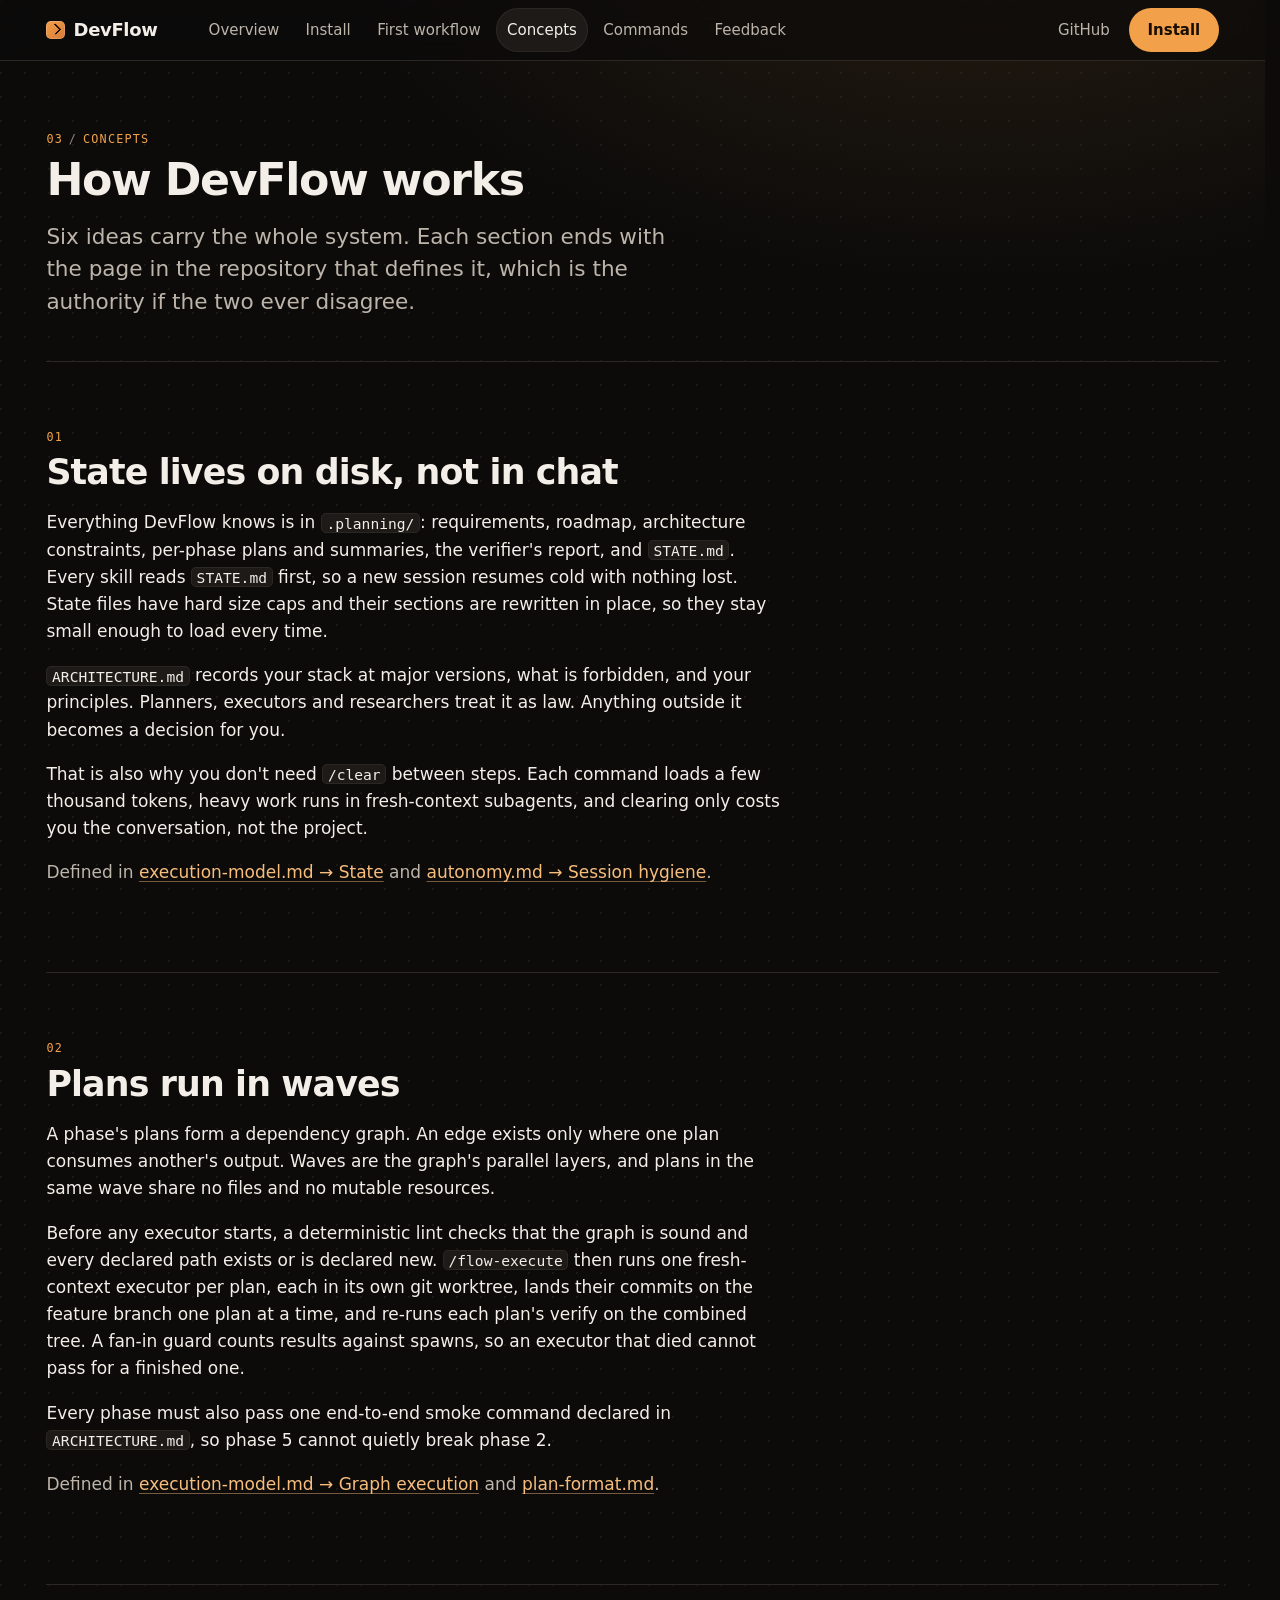
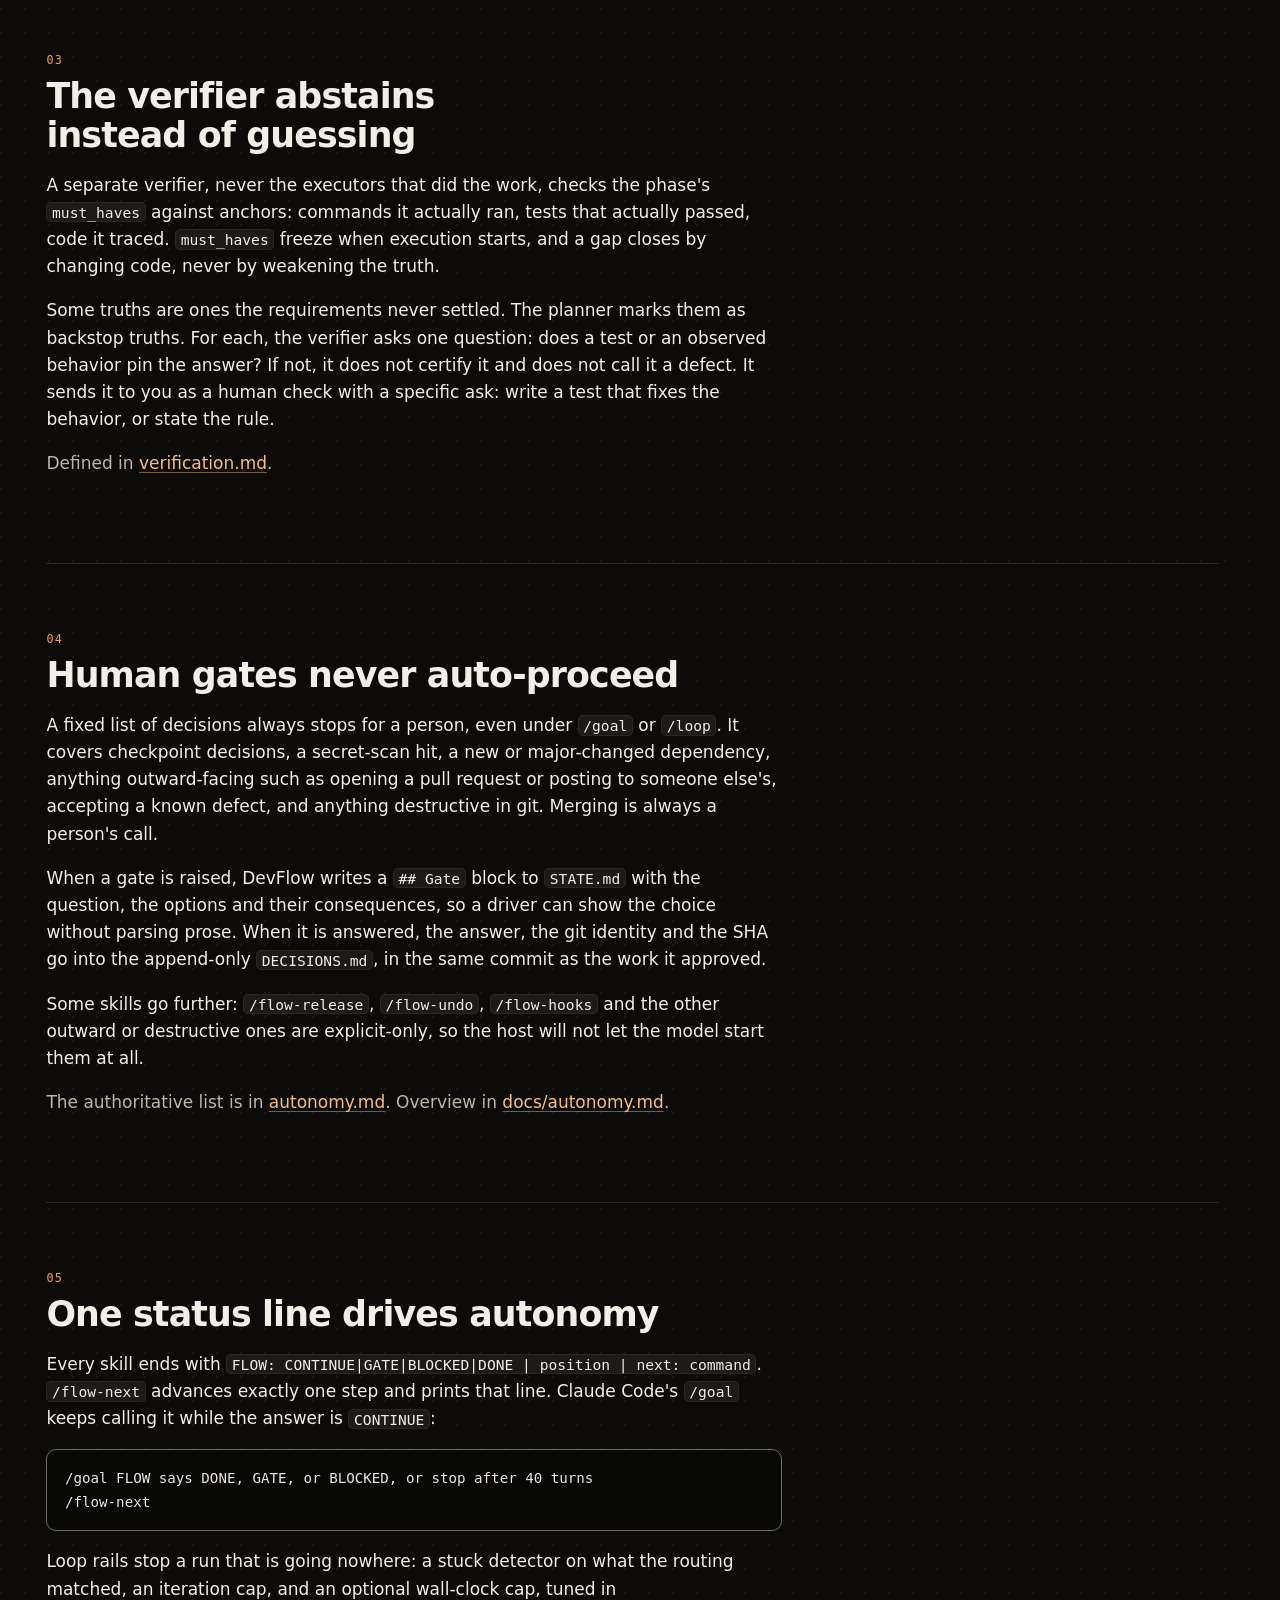
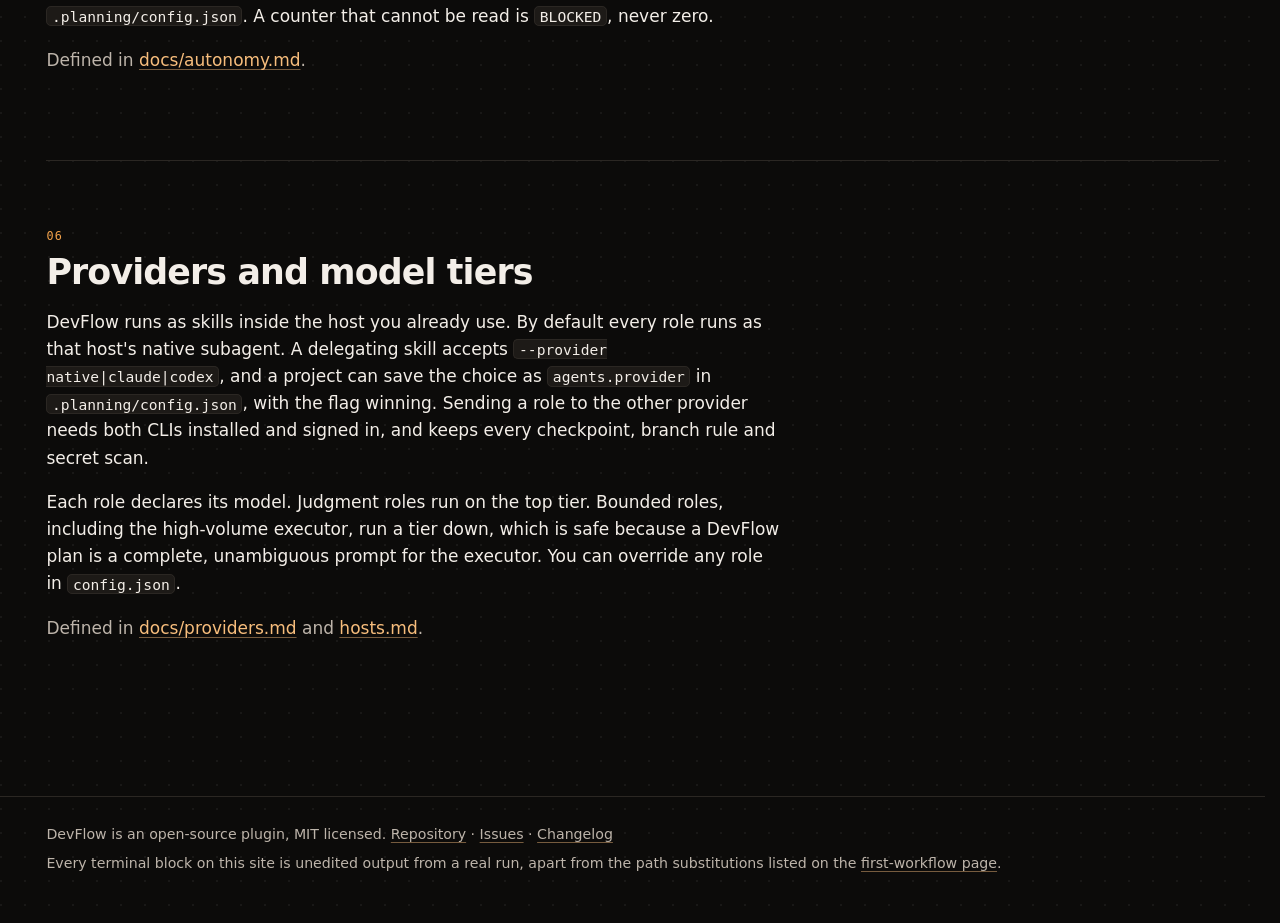
<file: site/public/concepts.html>
<!doctype html>
<html lang="en">
<head>
<meta charset="utf-8">
<meta name="viewport" content="width=device-width, initial-scale=1">
<title>DevFlow concepts: state, waves, verification, gates, providers</title>
<meta name="description" content="The ideas DevFlow is built on: durable .planning/ state, dependency waves, a verifier that abstains, human gates, the FLOW status line, and providers.">
<meta name="color-scheme" content="dark">
<meta name="theme-color" content="#0c0b0a">
<link rel="stylesheet" href="assets/site.css">
</head>
<body class="page-concepts">
<a class="skip" href="#main">Skip to content</a>
<header class="top">
<div class="top-in">
<a class="mark" href="index.html"><span class="mark-glyph" aria-hidden="true"></span>DevFlow</a>
<nav class="nav" aria-label="Site">
<ul role="list">
<li><a href="index.html">Overview</a></li>
<li><a href="start.html">Install</a></li>
<li><a href="first-workflow.html">First workflow</a></li>
<li><a href="concepts.html" aria-current="page">Concepts</a></li>
<li><a href="commands.html">Commands</a></li>
<li><a href="feedback.html">Feedback</a></li>
</ul>
</nav>
<div class="top-cta">
<a class="top-gh" href="https://github.com/jbrianfrancis-ir/devflow">GitHub</a>
<a class="pill" href="start.html">Install</a>
</div>
</div>
</header>
<main id="main" tabindex="-1">
<header class="page-head">
<p class="eyebrow">03<span class="sep">/</span>Concepts</p>
<h1>How DevFlow works</h1>
<p class="lede">Six ideas carry the whole system. Each section ends with the page in the repository that defines it, which is the authority if the two ever disagree.</p>
</header>

<section aria-labelledby="h-state">
<h2 id="h-state"><span class="sec">01</span>State lives on disk, not in chat</h2>
<p>Everything DevFlow knows is in <code>.planning/</code>: requirements, roadmap, architecture constraints, per-phase plans and summaries, the verifier's report, and <code>STATE.md</code>. Every skill reads <code>STATE.md</code> first, so a new session resumes cold with nothing lost. State files have hard size caps and their sections are rewritten in place, so they stay small enough to load every time.</p>
<p><code>ARCHITECTURE.md</code> records your stack at major versions, what is forbidden, and your principles. Planners, executors and researchers treat it as law. Anything outside it becomes a decision for you.</p>
<p>That is also why you don't need <code>/clear</code> between steps. Each command loads a few thousand tokens, heavy work runs in fresh-context subagents, and clearing only costs you the conversation, not the project.</p>
<p class="muted">Defined in <a href="https://github.com/jbrianfrancis-ir/devflow/blob/main/docs/execution-model.md#state">execution-model.md → State</a> and <a href="https://github.com/jbrianfrancis-ir/devflow/blob/main/docs/autonomy.md#session-hygiene-clear">autonomy.md → Session hygiene</a>.</p>
</section>

<section aria-labelledby="h-waves">
<h2 id="h-waves"><span class="sec">02</span>Plans run in waves</h2>
<p>A phase's plans form a dependency graph. An edge exists only where one plan consumes another's output. Waves are the graph's parallel layers, and plans in the same wave share no files and no mutable resources.</p>
<p>Before any executor starts, a deterministic lint checks that the graph is sound and every declared path exists or is declared new. <code>/flow-execute</code> then runs one fresh-context executor per plan, each in its own git worktree, lands their commits on the feature branch one plan at a time, and re-runs each plan's verify on the combined tree. A fan-in guard counts results against spawns, so an executor that died cannot pass for a finished one.</p>
<p>Every phase must also pass one end-to-end smoke command declared in <code>ARCHITECTURE.md</code>, so phase 5 cannot quietly break phase 2.</p>
<p class="muted">Defined in <a href="https://github.com/jbrianfrancis-ir/devflow/blob/main/docs/execution-model.md#graph-execution">execution-model.md → Graph execution</a> and <a href="https://github.com/jbrianfrancis-ir/devflow/blob/main/plugins/devflow/references/plan-format.md">plan-format.md</a>.</p>
</section>

<section aria-labelledby="h-verify">
<h2 id="h-verify"><span class="sec">03</span>The verifier abstains instead of guessing</h2>
<p>A separate verifier, never the executors that did the work, checks the phase's <code>must_haves</code> against anchors: commands it actually ran, tests that actually passed, code it traced. <code>must_haves</code> freeze when execution starts, and a gap closes by changing code, never by weakening the truth.</p>
<p>Some truths are ones the requirements never settled. The planner marks them as backstop truths. For each, the verifier asks one question: does a test or an observed behavior pin the answer? If not, it does not certify it and does not call it a defect. It sends it to you as a human check with a specific ask: write a test that fixes the behavior, or state the rule.</p>
<p class="muted">Defined in <a href="https://github.com/jbrianfrancis-ir/devflow/blob/main/plugins/devflow/references/verification.md">verification.md</a>.</p>
</section>

<section aria-labelledby="h-gates">
<h2 id="h-gates"><span class="sec">04</span>Human gates never auto-proceed</h2>
<p>A fixed list of decisions always stops for a person, even under <code>/goal</code> or <code>/loop</code>. It covers checkpoint decisions, a secret-scan hit, a new or major-changed dependency, anything outward-facing such as opening a pull request or posting to someone else's, accepting a known defect, and anything destructive in git. Merging is always a person's call.</p>
<p>When a gate is raised, DevFlow writes a <code>## Gate</code> block to <code>STATE.md</code> with the question, the options and their consequences, so a driver can show the choice without parsing prose. When it is answered, the answer, the git identity and the SHA go into the append-only <code>DECISIONS.md</code>, in the same commit as the work it approved.</p>
<p>Some skills go further: <code>/flow-release</code>, <code>/flow-undo</code>, <code>/flow-hooks</code> and the other outward or destructive ones are explicit-only, so the host will not let the model start them at all.</p>
<p class="muted">The authoritative list is in <a href="https://github.com/jbrianfrancis-ir/devflow/blob/main/plugins/devflow/references/autonomy.md">autonomy.md</a>. Overview in <a href="https://github.com/jbrianfrancis-ir/devflow/blob/main/docs/autonomy.md">docs/autonomy.md</a>.</p>
</section>

<section aria-labelledby="h-flow">
<h2 id="h-flow"><span class="sec">05</span>One status line drives autonomy</h2>
<p>Every skill ends with <code>FLOW: CONTINUE|GATE|BLOCKED|DONE | position | next: command</code>. <code>/flow-next</code> advances exactly one step and prints that line. Claude Code's <code>/goal</code> keeps calling it while the answer is <code>CONTINUE</code>:</p>
<pre class="code" tabindex="0">/goal FLOW says DONE, GATE, or BLOCKED, or stop after 40 turns
/flow-next</pre>
<p>Loop rails stop a run that is going nowhere: a stuck detector on what the routing matched, an iteration cap, and an optional wall-clock cap, tuned in <code>.planning/config.json</code>. A counter that cannot be read is <code>BLOCKED</code>, never zero.</p>
<p class="muted">Defined in <a href="https://github.com/jbrianfrancis-ir/devflow/blob/main/docs/autonomy.md">docs/autonomy.md</a>.</p>
</section>

<section aria-labelledby="h-providers">
<h2 id="h-providers"><span class="sec">06</span>Providers and model tiers</h2>
<p>DevFlow runs as skills inside the host you already use. By default every role runs as that host's native subagent. A delegating skill accepts <code>--provider native|claude|codex</code>, and a project can save the choice as <code>agents.provider</code> in <code>.planning/config.json</code>, with the flag winning. Sending a role to the other provider needs both CLIs installed and signed in, and keeps every checkpoint, branch rule and secret scan.</p>
<p>Each role declares its model. Judgment roles run on the top tier. Bounded roles, including the high-volume executor, run a tier down, which is safe because a DevFlow plan is a complete, unambiguous prompt for the executor. You can override any role in <code>config.json</code>.</p>
<p class="muted">Defined in <a href="https://github.com/jbrianfrancis-ir/devflow/blob/main/docs/providers.md">docs/providers.md</a> and <a href="https://github.com/jbrianfrancis-ir/devflow/blob/main/plugins/devflow/references/hosts.md">hosts.md</a>.</p>
</section>

</main>
<footer class="foot">
<div class="foot-in">
<p>DevFlow is an open-source plugin, MIT licensed. <a href="https://github.com/jbrianfrancis-ir/devflow">Repository</a> · <a href="https://github.com/jbrianfrancis-ir/devflow/issues">Issues</a> · <a href="https://github.com/jbrianfrancis-ir/devflow/blob/main/CHANGELOG.md">Changelog</a></p>
<p>Every terminal block on this site is unedited output from a real run, apart from the path substitutions listed on the <a href="first-workflow.html#how-captured">first-workflow page</a>.</p>
</div>
</footer>
<script>
for (const box of document.querySelectorAll("[data-copy]")) {
  const btn = box.querySelector(".copy"), pre = box.querySelector("pre");
  if (!btn || !pre || !navigator.clipboard) continue;
  btn.hidden = false;
  btn.addEventListener("click", () => navigator.clipboard.writeText(pre.textContent).then(
    () => { btn.textContent = "Copied"; setTimeout(() => { btn.textContent = "Copy"; }, 2000); },
    () => { btn.textContent = "Select to copy"; }));
}
</script>
</body>
</html>
</file>
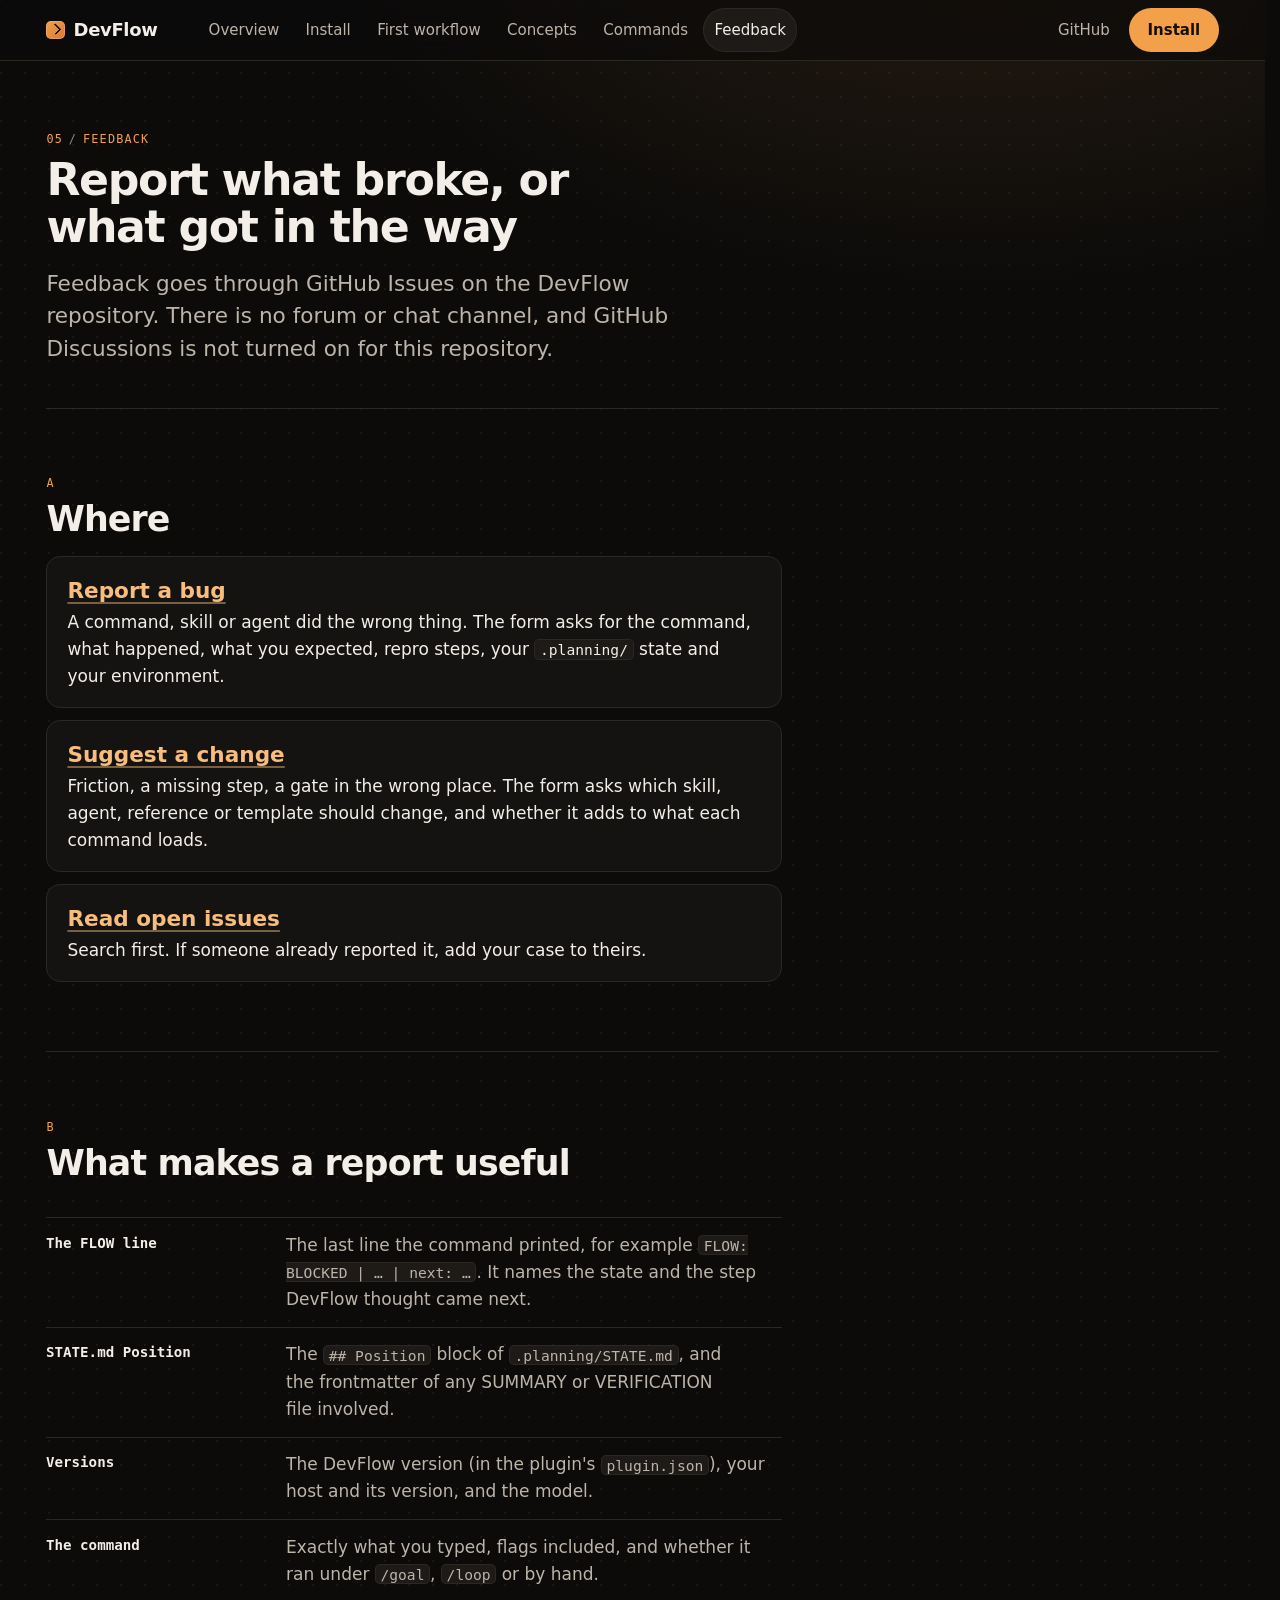
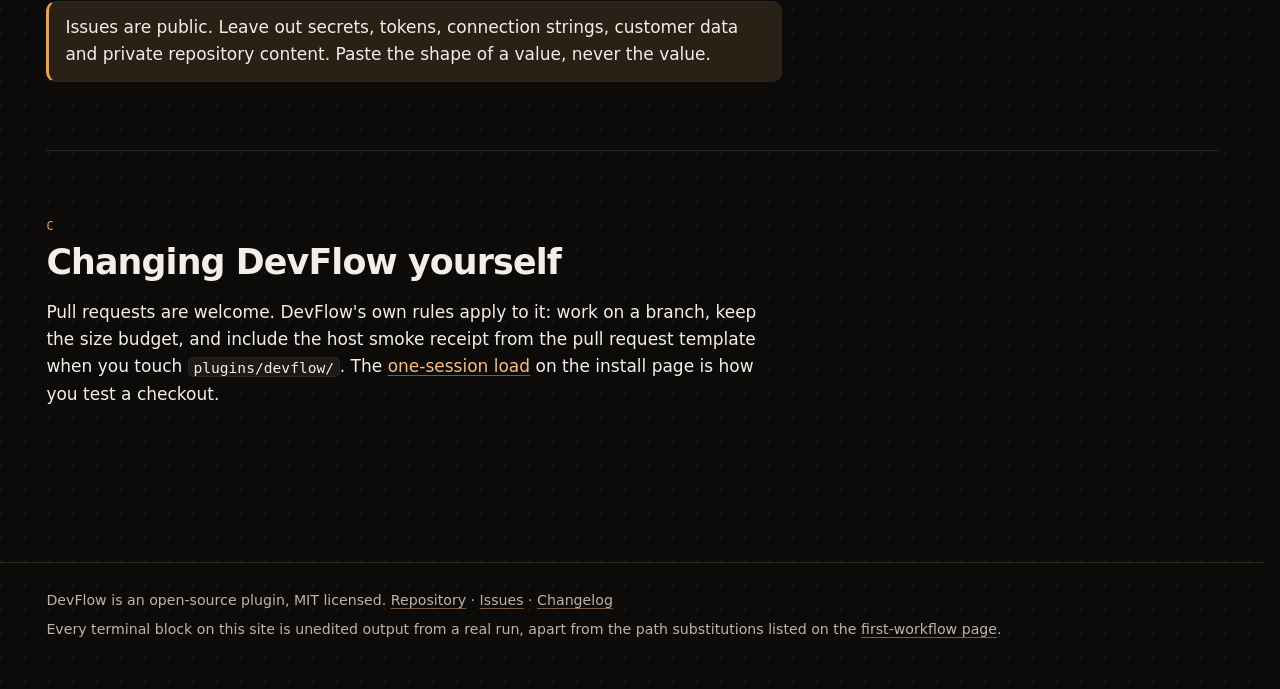
<file: site/public/feedback.html>
<!doctype html>
<html lang="en">
<head>
<meta charset="utf-8">
<meta name="viewport" content="width=device-width, initial-scale=1">
<title>Give feedback on DevFlow</title>
<meta name="description" content="Report a bug or suggest a change to DevFlow through GitHub Issues, and what to include so it can be acted on.">
<meta name="color-scheme" content="dark">
<meta name="theme-color" content="#0c0b0a">
<link rel="stylesheet" href="assets/site.css">
</head>
<body class="page-feedback">
<a class="skip" href="#main">Skip to content</a>
<header class="top">
<div class="top-in">
<a class="mark" href="index.html"><span class="mark-glyph" aria-hidden="true"></span>DevFlow</a>
<nav class="nav" aria-label="Site">
<ul role="list">
<li><a href="index.html">Overview</a></li>
<li><a href="start.html">Install</a></li>
<li><a href="first-workflow.html">First workflow</a></li>
<li><a href="concepts.html">Concepts</a></li>
<li><a href="commands.html">Commands</a></li>
<li><a href="feedback.html" aria-current="page">Feedback</a></li>
</ul>
</nav>
<div class="top-cta">
<a class="top-gh" href="https://github.com/jbrianfrancis-ir/devflow">GitHub</a>
<a class="pill" href="start.html">Install</a>
</div>
</div>
</header>
<main id="main" tabindex="-1">
<header class="page-head">
<p class="eyebrow">05<span class="sep">/</span>Feedback</p>
<h1>Report what broke, or what got in the way</h1>
<p class="lede">Feedback goes through GitHub Issues on the DevFlow repository. There is no forum or chat channel, and GitHub Discussions is not turned on for this repository.</p>
</header>

<section aria-labelledby="h-where">
<h2 id="h-where"><span class="sec">A</span>Where</h2>
<ul class="paths" role="list">
<li><a class="path-link" href="https://github.com/jbrianfrancis-ir/devflow/issues/new?template=bug_report.md">Report a bug</a><p>A command, skill or agent did the wrong thing. The form asks for the command, what happened, what you expected, repro steps, your <code>.planning/</code> state and your environment.</p></li>
<li><a class="path-link" href="https://github.com/jbrianfrancis-ir/devflow/issues/new?template=feature_request.md">Suggest a change</a><p>Friction, a missing step, a gate in the wrong place. The form asks which skill, agent, reference or template should change, and whether it adds to what each command loads.</p></li>
<li><a class="path-link" href="https://github.com/jbrianfrancis-ir/devflow/issues">Read open issues</a><p>Search first. If someone already reported it, add your case to theirs.</p></li>
</ul>
</section>

<section aria-labelledby="h-what">
<h2 id="h-what"><span class="sec">B</span>What makes a report useful</h2>
<div class="defs-wrap">
<dl class="defs">
<dt>The FLOW line</dt><dd>The last line the command printed, for example <code>FLOW: BLOCKED | … | next: …</code>. It names the state and the step DevFlow thought came next.</dd>
<dt>STATE.md Position</dt><dd>The <code>## Position</code> block of <code>.planning/STATE.md</code>, and the frontmatter of any SUMMARY or VERIFICATION file involved.</dd>
<dt>Versions</dt><dd>The DevFlow version (in the plugin's <code>plugin.json</code>), your host and its version, and the model.</dd>
<dt>The command</dt><dd>Exactly what you typed, flags included, and whether it ran under <code>/goal</code>, <code>/loop</code> or by hand.</dd>
</dl>
</div>
<div class="note">
<p>Issues are public. Leave out secrets, tokens, connection strings, customer data and private repository content. Paste the shape of a value, never the value.</p>
</div>
</section>

<section aria-labelledby="h-code">
<h2 id="h-code"><span class="sec">C</span>Changing DevFlow yourself</h2>
<p>Pull requests are welcome. DevFlow's own rules apply to it: work on a branch, keep the size budget, and include the host smoke receipt from the pull request template when you touch <code>plugins/devflow/</code>. The <a href="start.html#h-tree">one-session load</a> on the install page is how you test a checkout.</p>
</section>

</main>
<footer class="foot">
<div class="foot-in">
<p>DevFlow is an open-source plugin, MIT licensed. <a href="https://github.com/jbrianfrancis-ir/devflow">Repository</a> · <a href="https://github.com/jbrianfrancis-ir/devflow/issues">Issues</a> · <a href="https://github.com/jbrianfrancis-ir/devflow/blob/main/CHANGELOG.md">Changelog</a></p>
<p>Every terminal block on this site is unedited output from a real run, apart from the path substitutions listed on the <a href="first-workflow.html#how-captured">first-workflow page</a>.</p>
</div>
</footer>
<script>
for (const box of document.querySelectorAll("[data-copy]")) {
  const btn = box.querySelector(".copy"), pre = box.querySelector("pre");
  if (!btn || !pre || !navigator.clipboard) continue;
  btn.hidden = false;
  btn.addEventListener("click", () => navigator.clipboard.writeText(pre.textContent).then(
    () => { btn.textContent = "Copied"; setTimeout(() => { btn.textContent = "Copy"; }, 2000); },
    () => { btn.textContent = "Select to copy"; }));
}
</script>
</body>
</html>
</file>
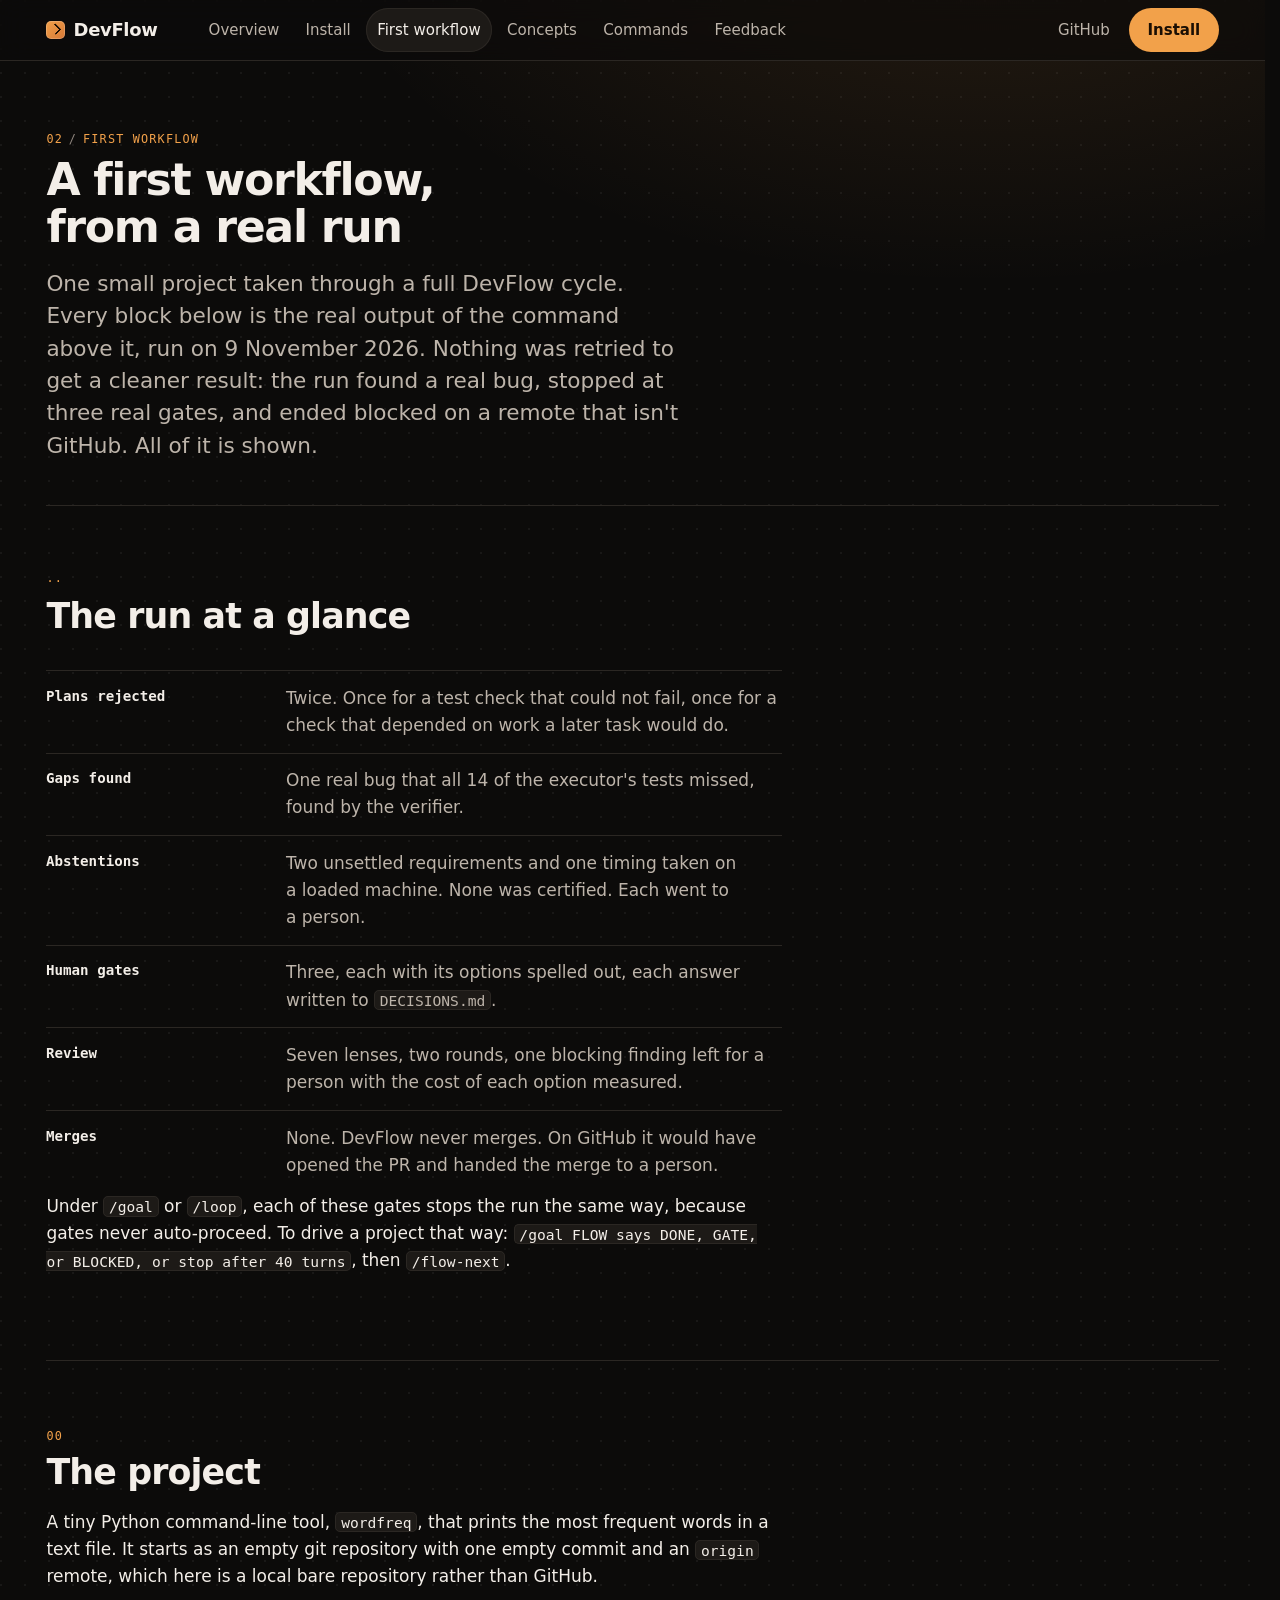
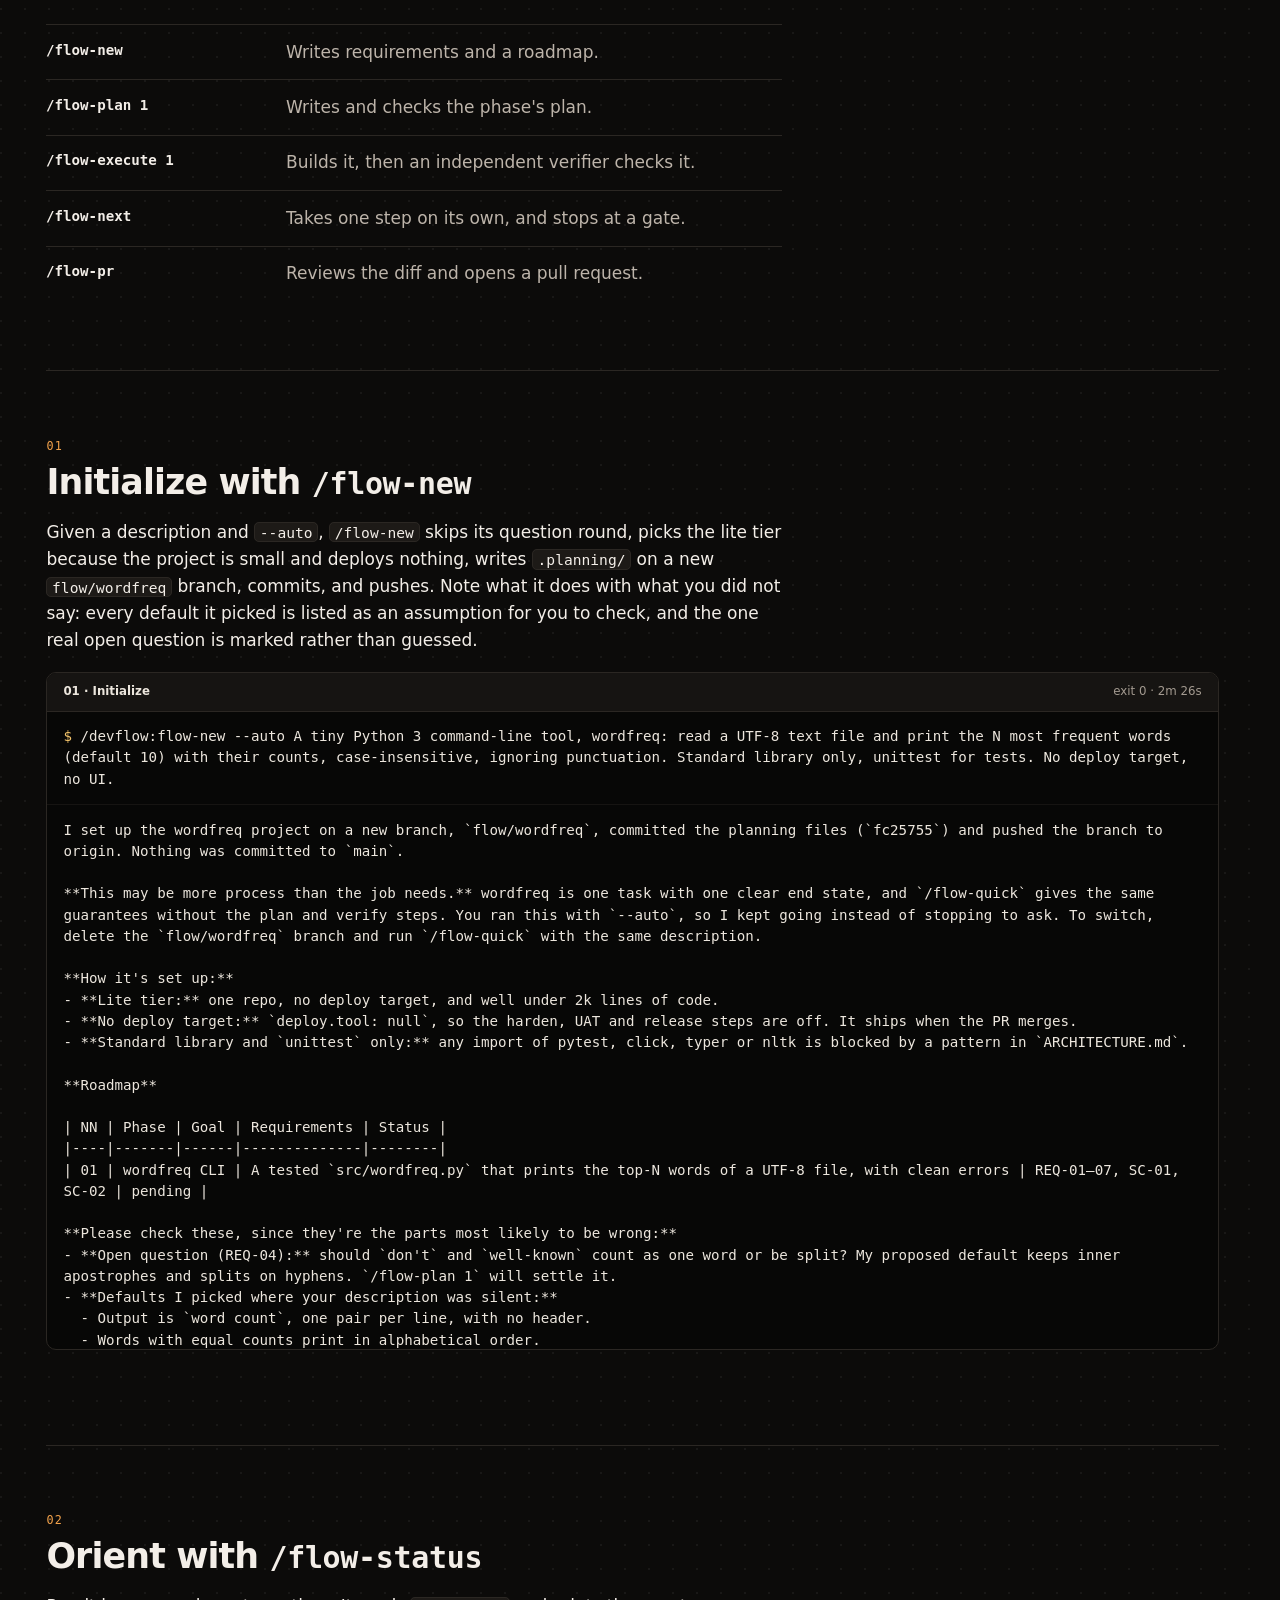
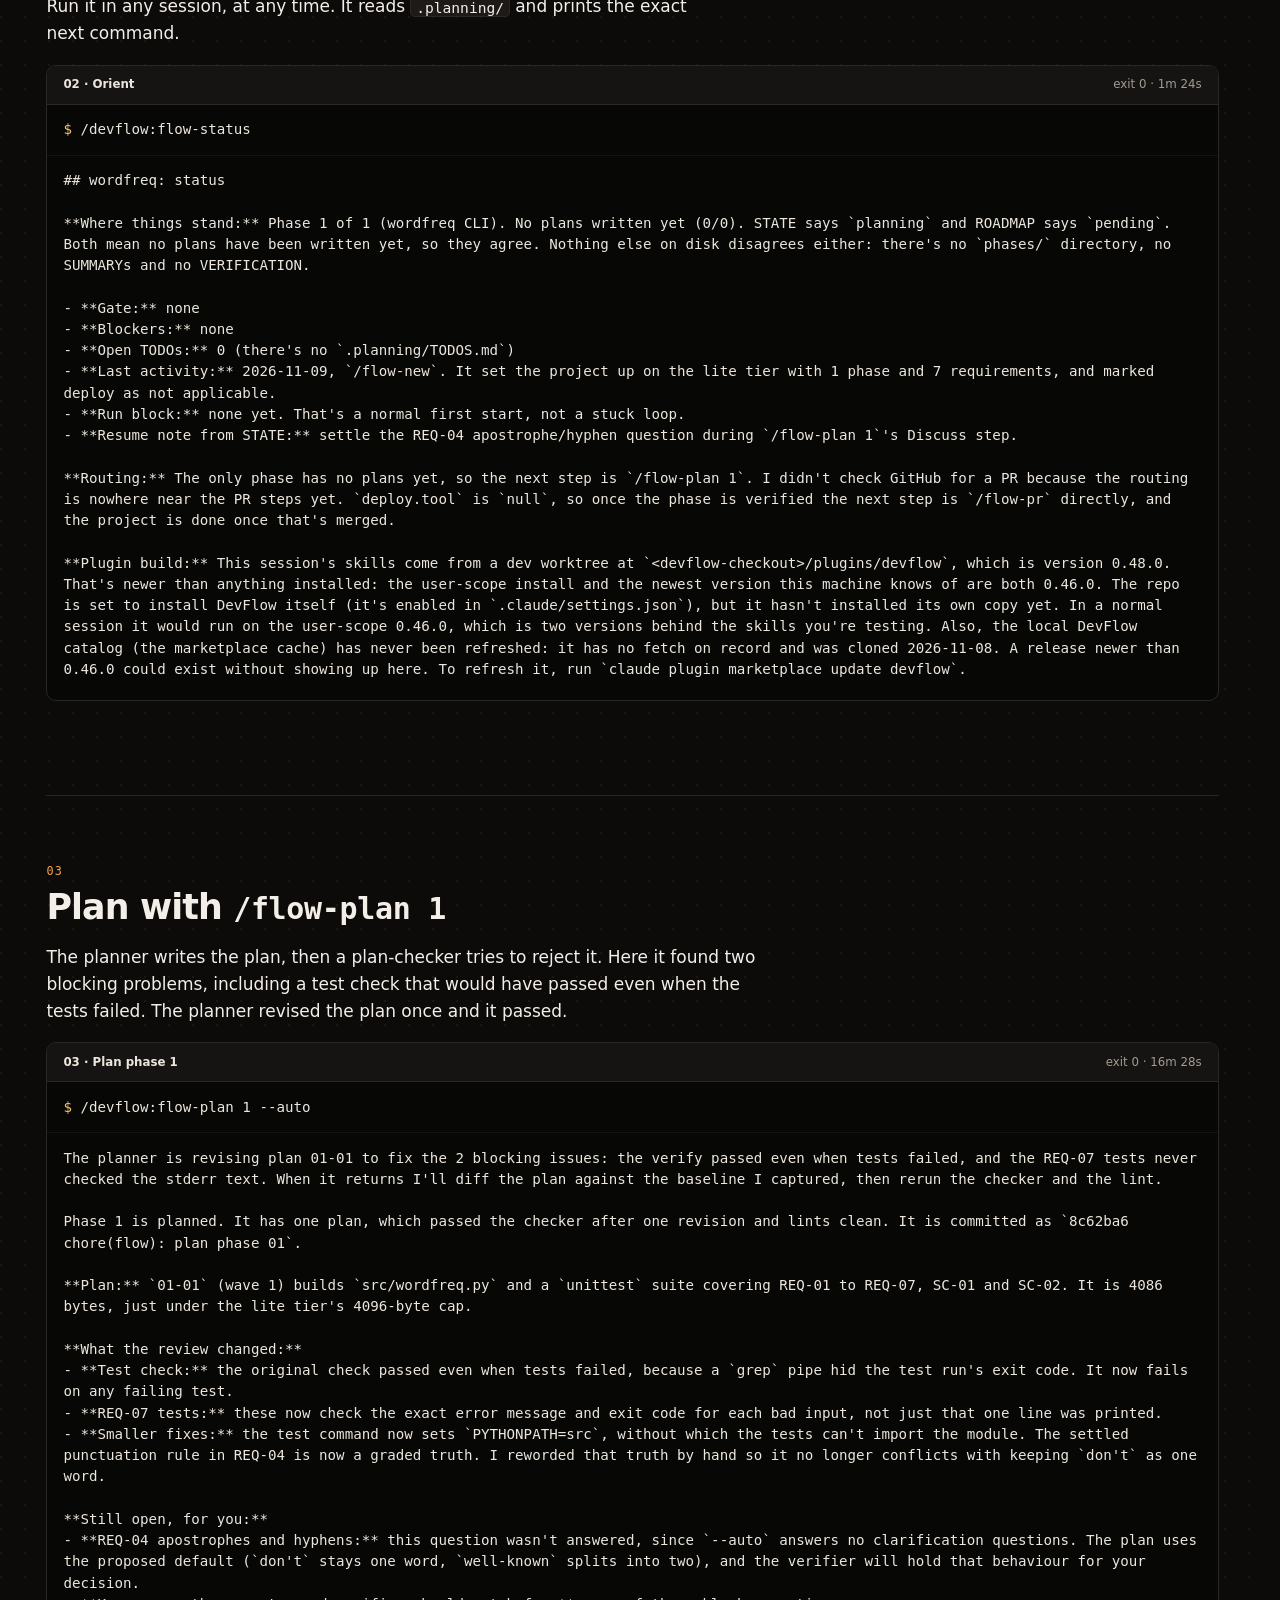
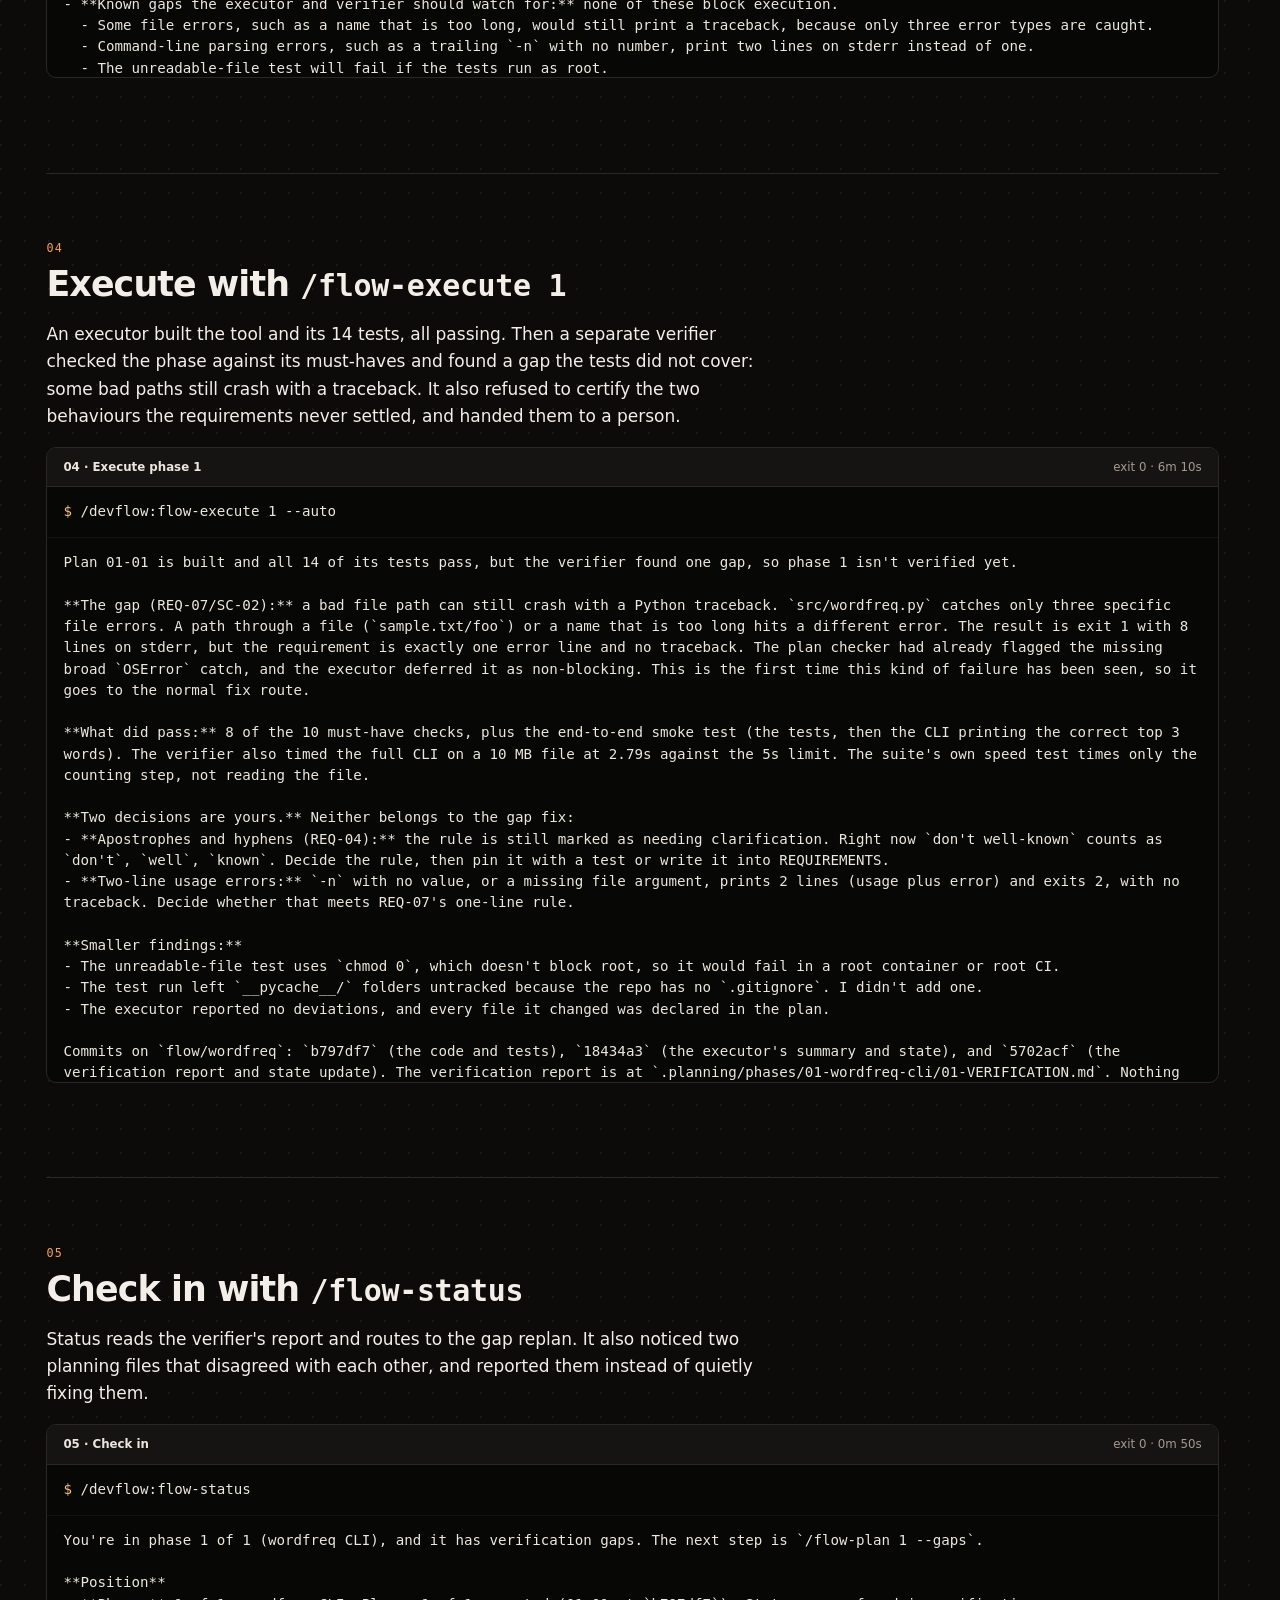
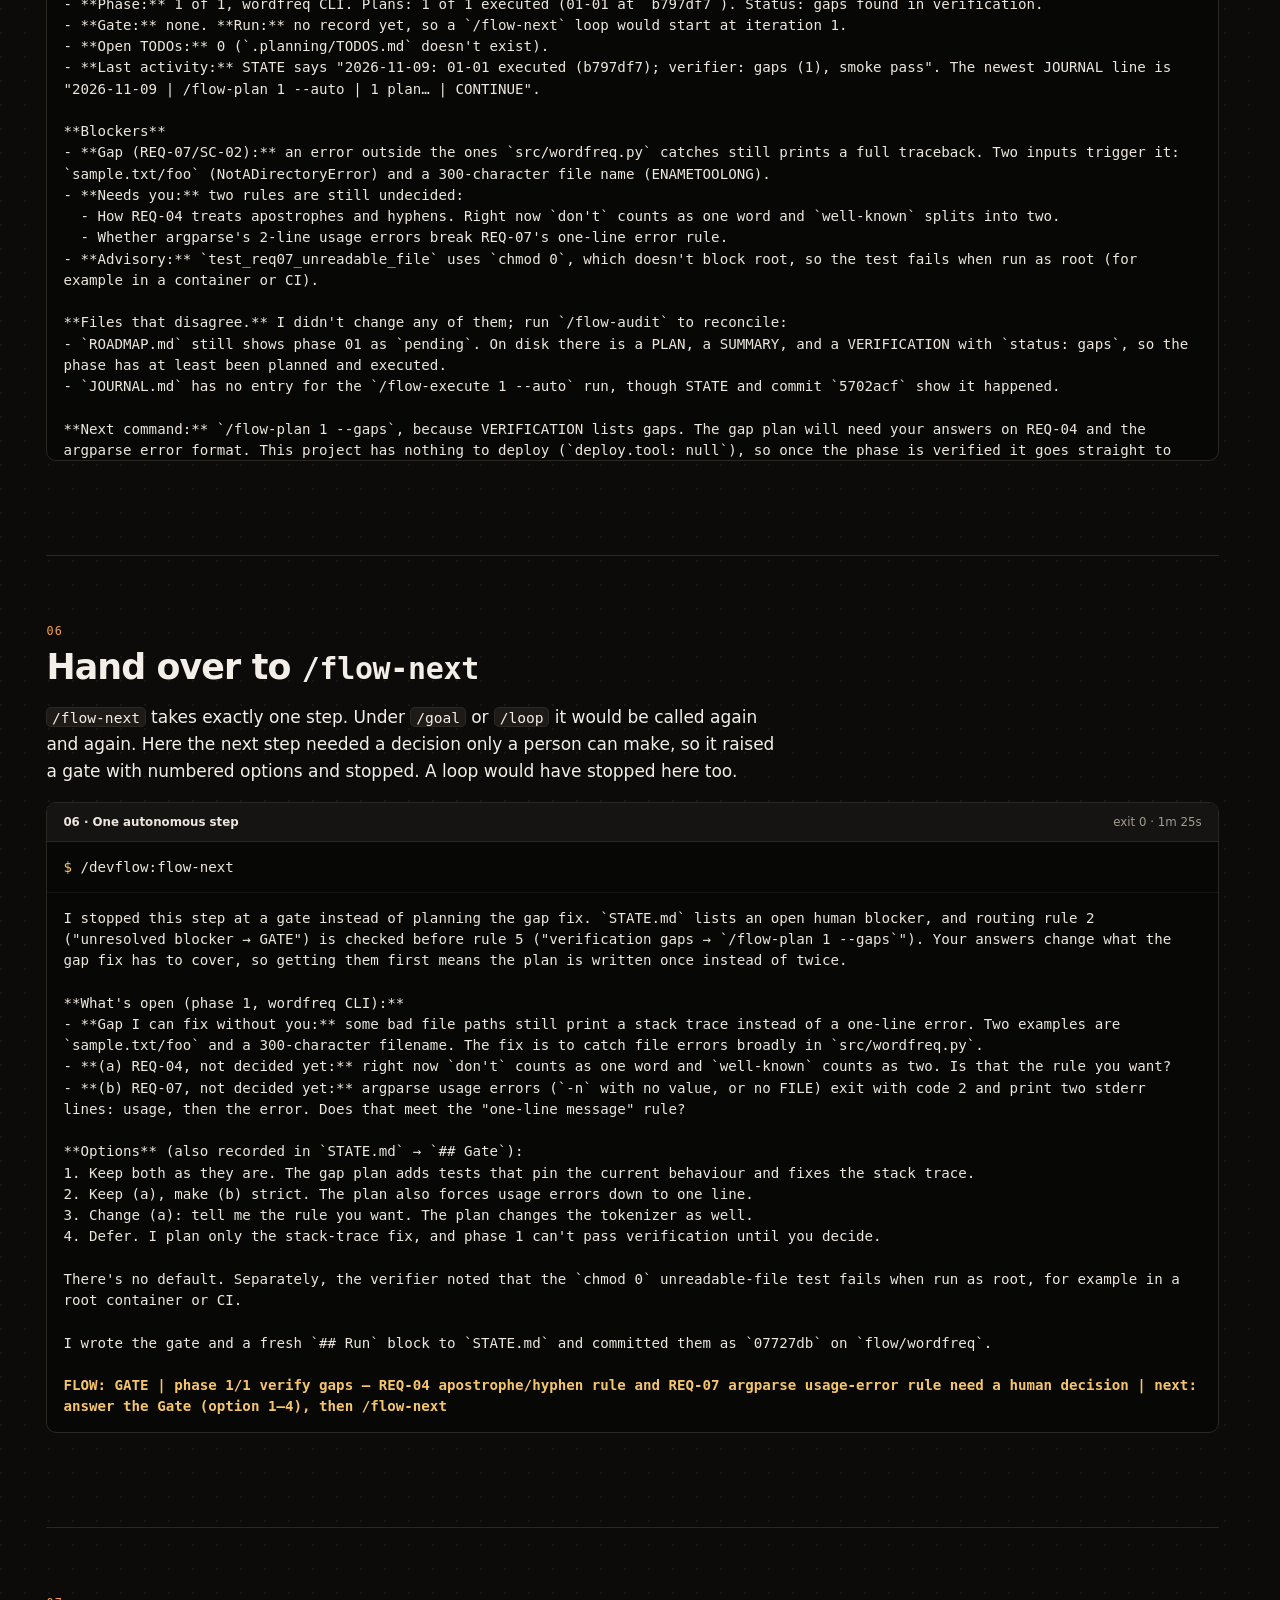
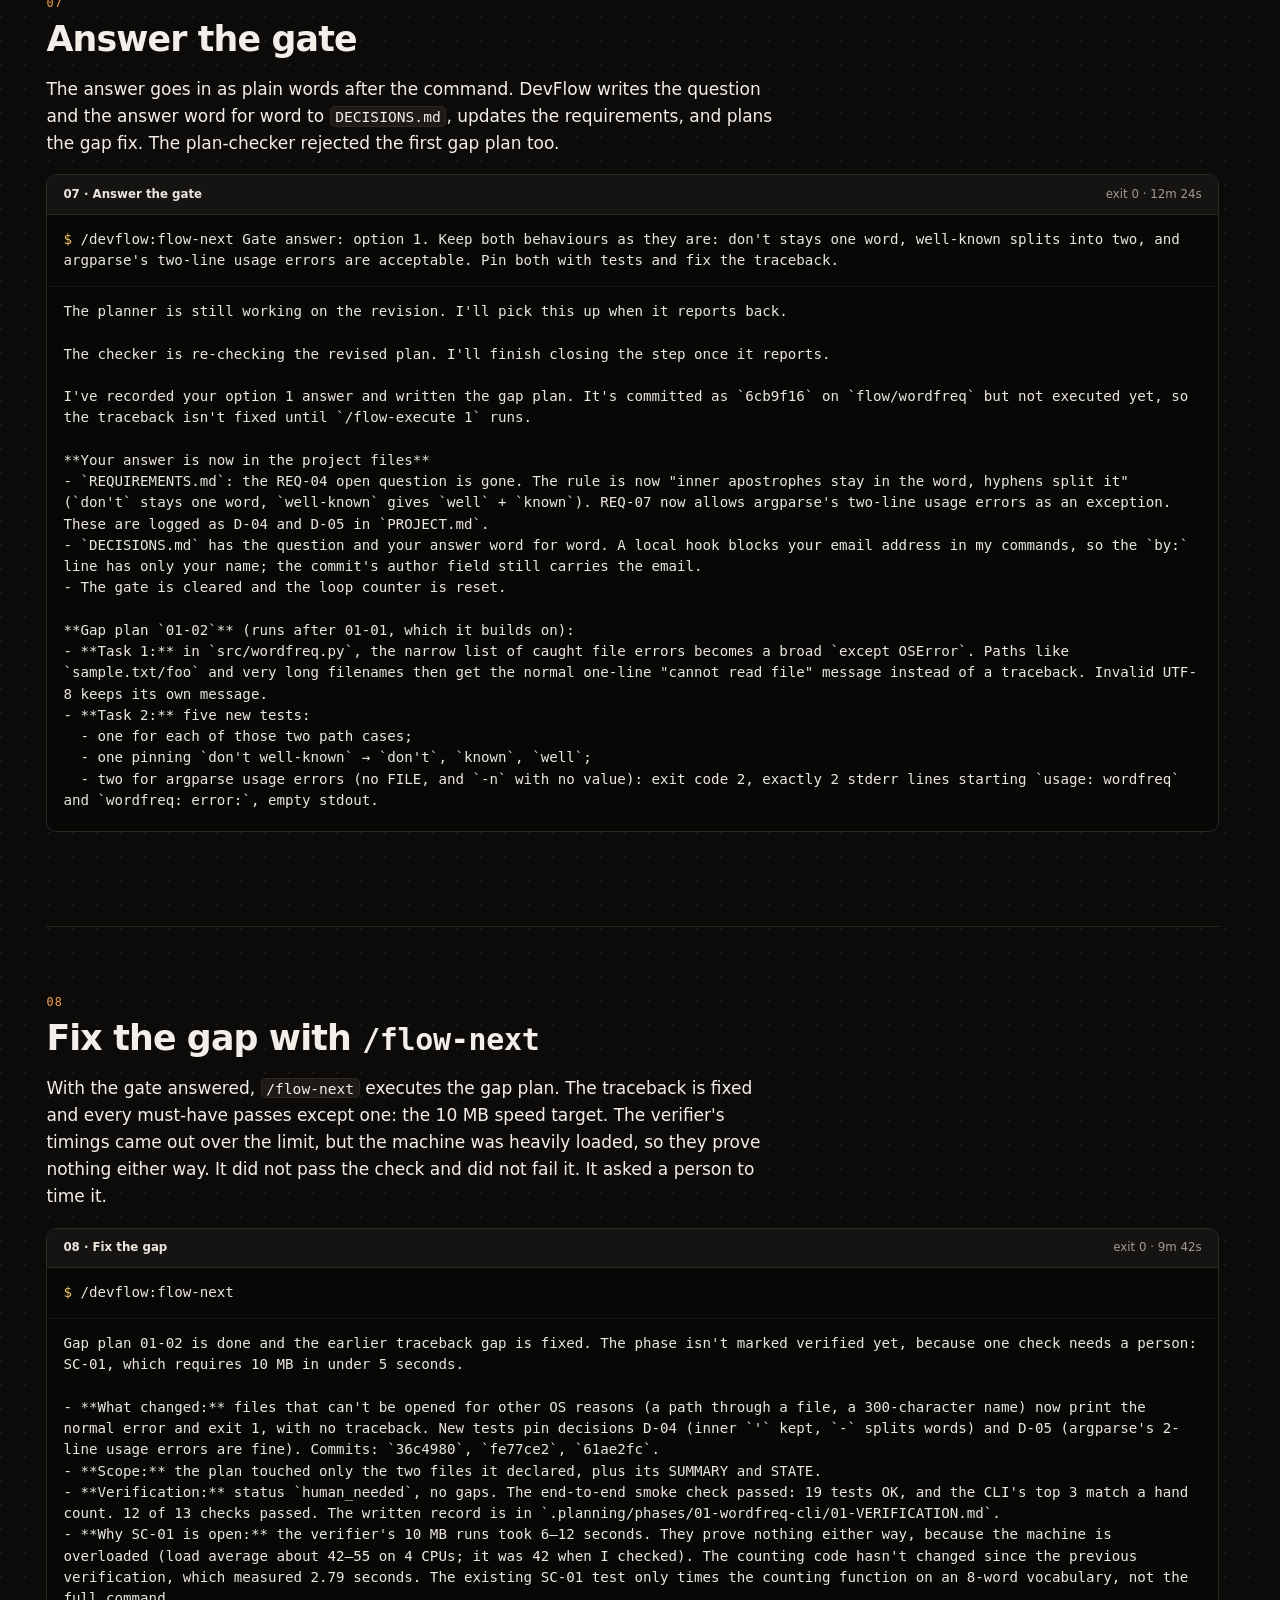
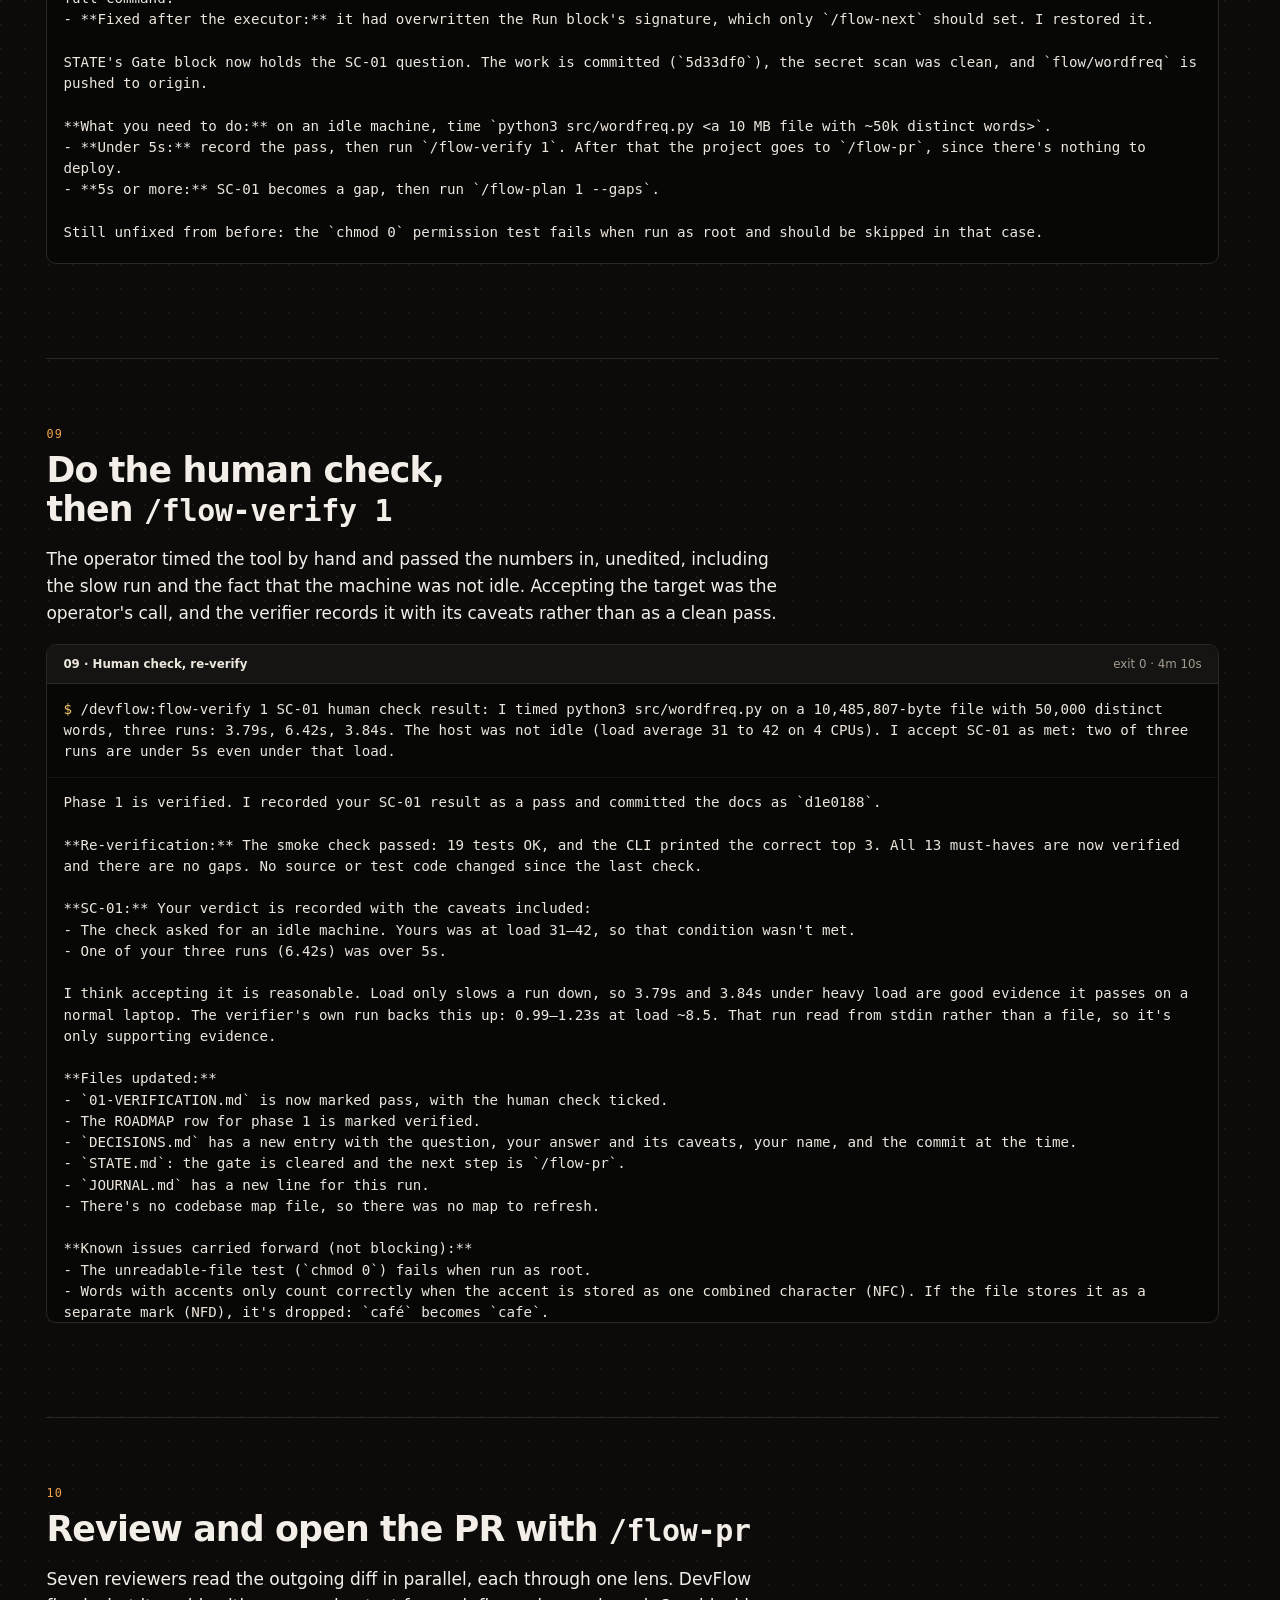
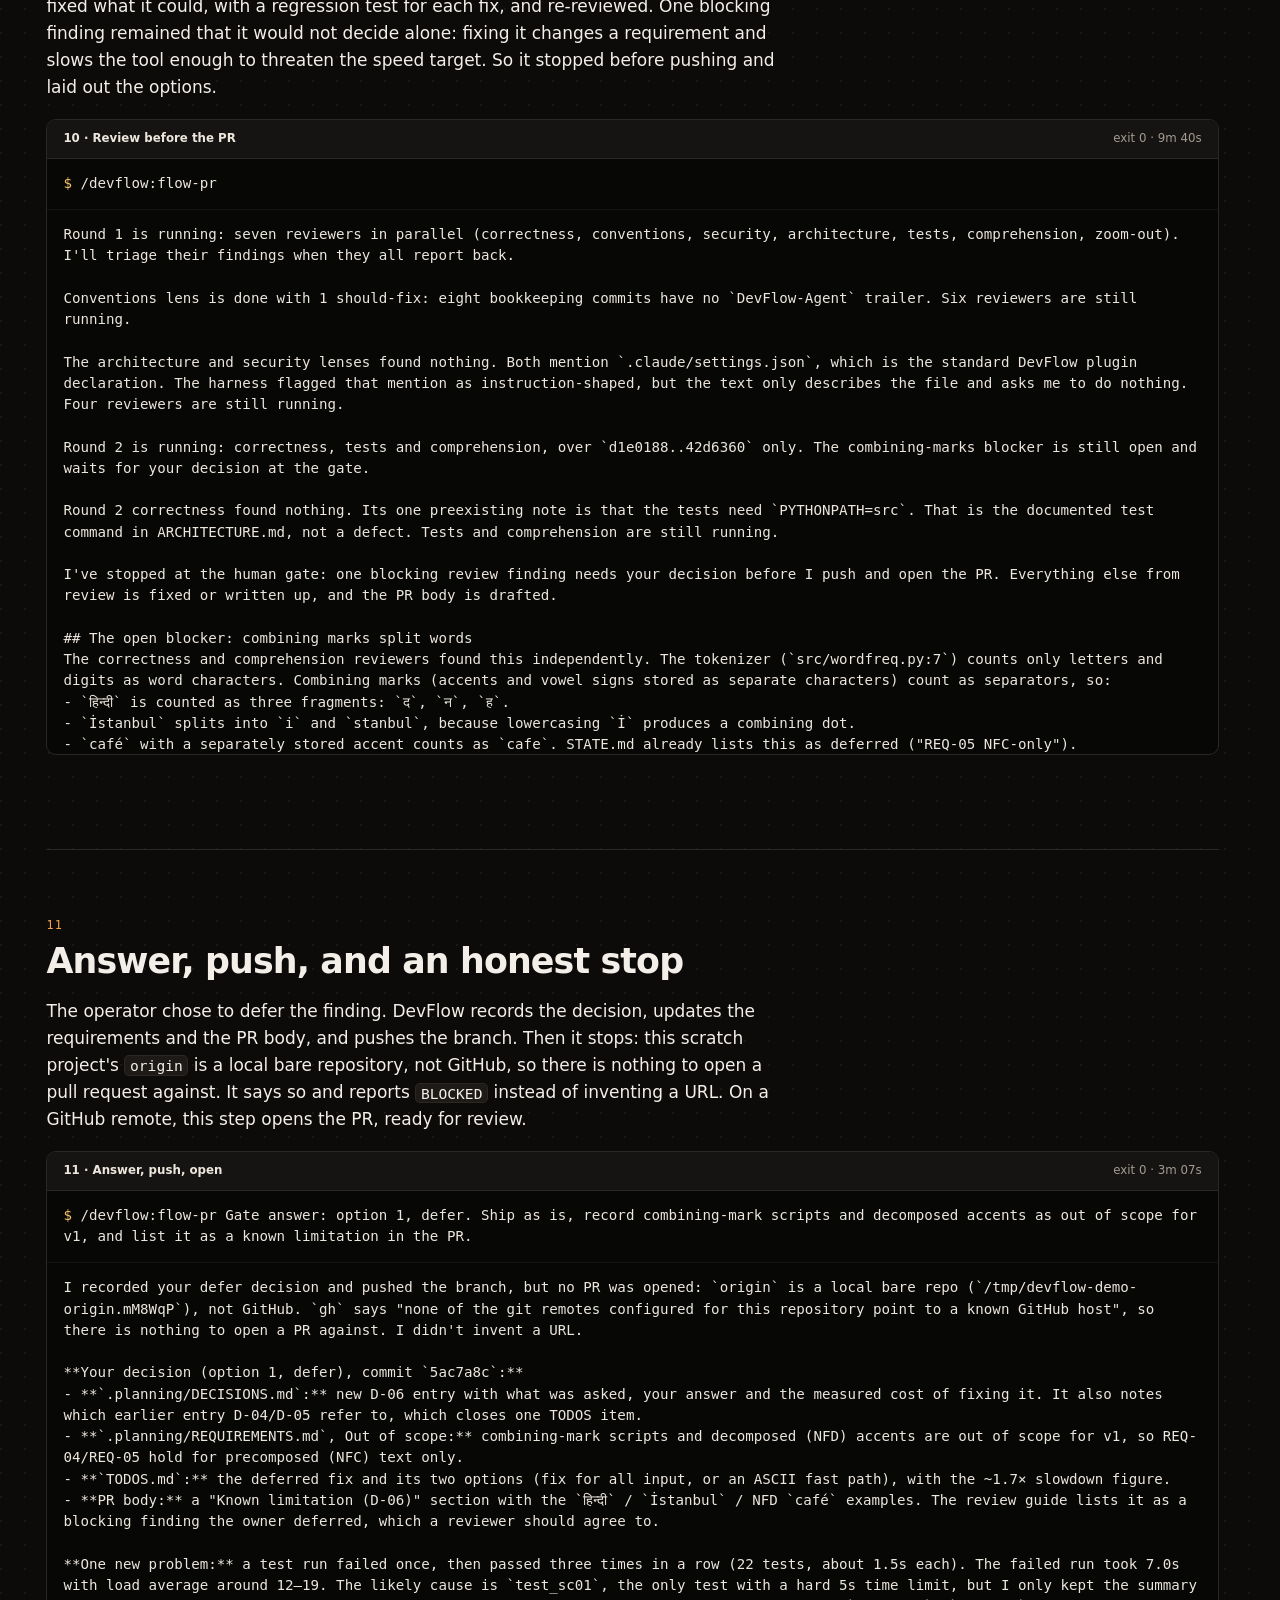
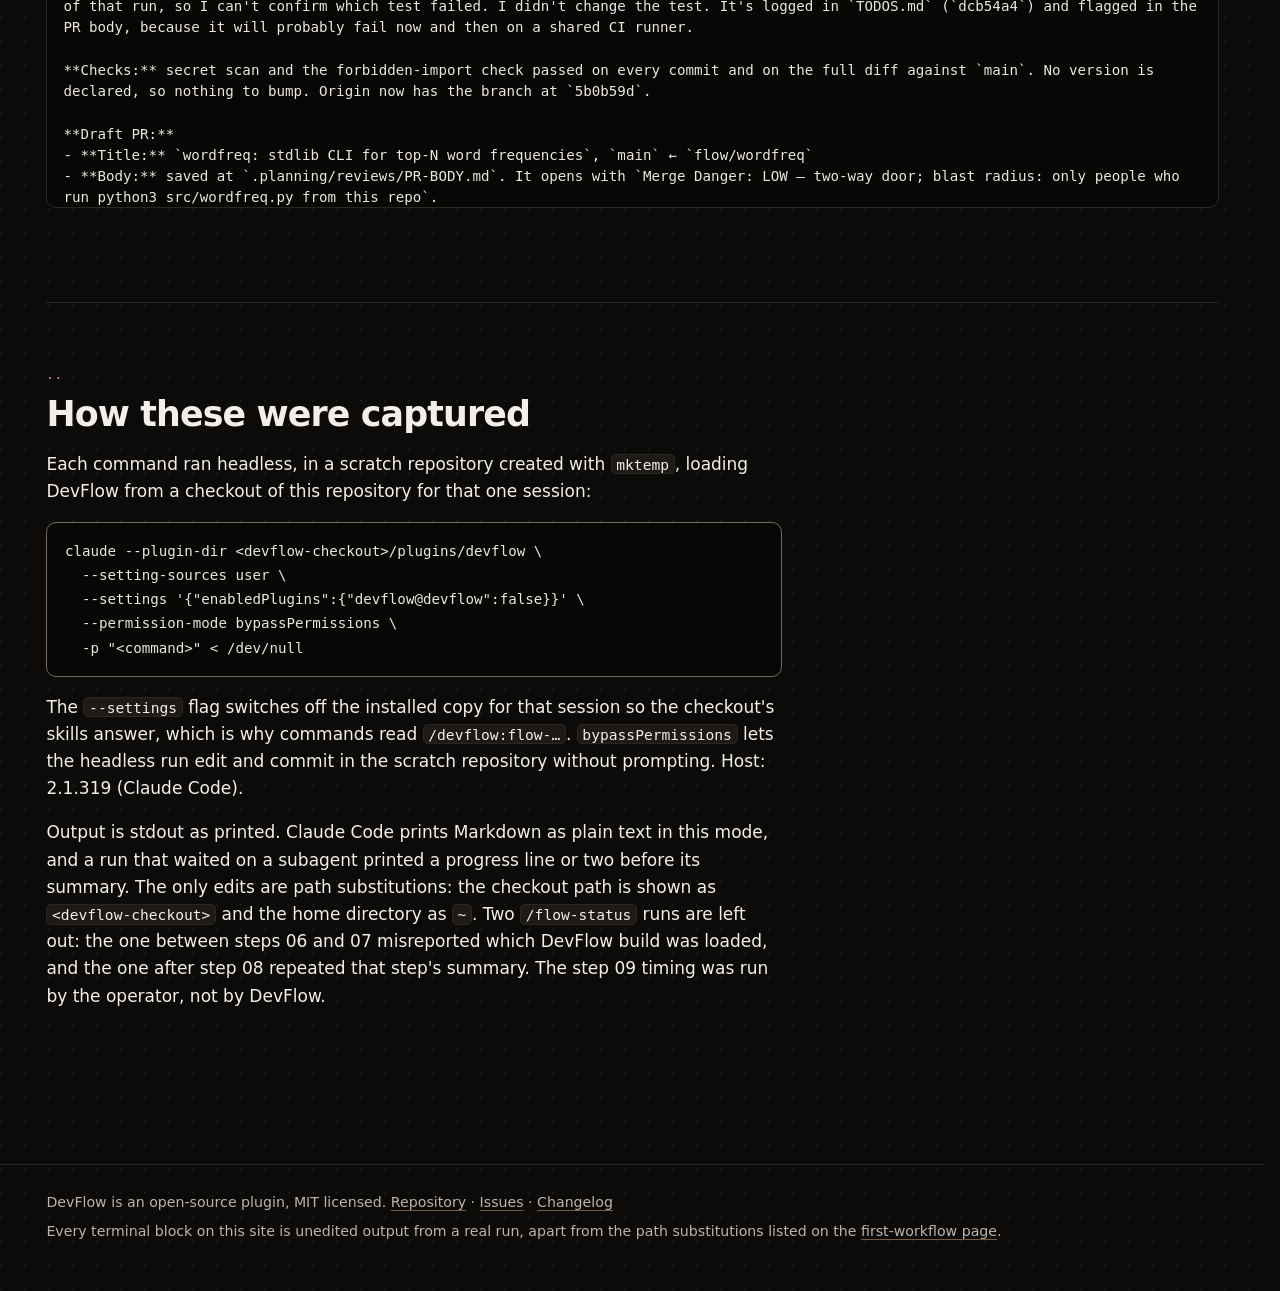
<file: site/public/first-workflow.html>
<!doctype html>
<html lang="en">
<head>
<meta charset="utf-8">
<meta name="viewport" content="width=device-width, initial-scale=1">
<title>Your first DevFlow workflow, from a real run</title>
<meta name="description" content="A complete DevFlow cycle on a scratch project, from /flow-new to /flow-pr, with the real terminal output of every command, including the gap the verifier found and the gate it raised.">
<meta name="color-scheme" content="dark">
<meta name="theme-color" content="#0c0b0a">
<link rel="stylesheet" href="assets/site.css">
</head>
<body class="page-first-workflow">
<a class="skip" href="#main">Skip to content</a>
<header class="top">
<div class="top-in">
<a class="mark" href="index.html"><span class="mark-glyph" aria-hidden="true"></span>DevFlow</a>
<nav class="nav" aria-label="Site">
<ul role="list">
<li><a href="index.html">Overview</a></li>
<li><a href="start.html">Install</a></li>
<li><a href="first-workflow.html" aria-current="page">First workflow</a></li>
<li><a href="concepts.html">Concepts</a></li>
<li><a href="commands.html">Commands</a></li>
<li><a href="feedback.html">Feedback</a></li>
</ul>
</nav>
<div class="top-cta">
<a class="top-gh" href="https://github.com/jbrianfrancis-ir/devflow">GitHub</a>
<a class="pill" href="start.html">Install</a>
</div>
</div>
</header>
<main id="main" tabindex="-1">
<header class="page-head">
<p class="eyebrow">02<span class="sep">/</span>First workflow</p>
<h1>A first workflow, from a real run</h1>
<p class="lede">One small project taken through a full DevFlow cycle. Every block below is the real output of the command above it, run on 9 November 2026. Nothing was retried to get a cleaner result: the run found a real bug, stopped at three real gates, and ended blocked on a remote that isn't GitHub. All of it is shown.</p>
</header>

<section aria-labelledby="h-shows">
<h2 id="h-shows"><span class="sec">··</span>The run at a glance</h2>
<div class="defs-wrap">
<dl class="defs">
<dt>Plans rejected</dt><dd>Twice. Once for a test check that could not fail, once for a check that depended on work a later task would do.</dd>
<dt>Gaps found</dt><dd>One real bug that all 14 of the executor's tests missed, found by the verifier.</dd>
<dt>Abstentions</dt><dd>Two unsettled requirements and one timing taken on a loaded machine. None was certified. Each went to a person.</dd>
<dt>Human gates</dt><dd>Three, each with its options spelled out, each answer written to <code>DECISIONS.md</code>.</dd>
<dt>Review</dt><dd>Seven lenses, two rounds, one blocking finding left for a person with the cost of each option measured.</dd>
<dt>Merges</dt><dd>None. DevFlow never merges. On GitHub it would have opened the PR and handed the merge to a person.</dd>
</dl>
</div>
<p>Under <code>/goal</code> or <code>/loop</code>, each of these gates stops the run the same way, because gates never auto-proceed. To drive a project that way: <code>/goal FLOW says DONE, GATE, or BLOCKED, or stop after 40 turns</code>, then <code>/flow-next</code>.</p>
</section>

<section aria-labelledby="h-project">
<h2 id="h-project"><span class="sec">00</span>The project</h2>
<p>A tiny Python command-line tool, <code>wordfreq</code>, that prints the most frequent words in a text file. It starts as an empty git repository with one empty commit and an <code>origin</code> remote, which here is a local bare repository rather than GitHub.</p>
<div class="defs-wrap">
<dl class="defs">
<dt>/flow-new</dt><dd>Writes requirements and a roadmap.</dd>
<dt>/flow-plan 1</dt><dd>Writes and checks the phase's plan.</dd>
<dt>/flow-execute 1</dt><dd>Builds it, then an independent verifier checks it.</dd>
<dt>/flow-next</dt><dd>Takes one step on its own, and stops at a gate.</dd>
<dt>/flow-pr</dt><dd>Reviews the diff and opens a pull request.</dd>
</dl>
</div>
</section>

<section aria-labelledby="h-new">
<h2 id="h-new"><span class="sec">01</span>Initialize with <code>/flow-new</code></h2>
<p>Given a description and <code>--auto</code>, <code>/flow-new</code> skips its question round, picks the lite tier because the project is small and deploys nothing, writes <code>.planning/</code> on a new <code>flow/wordfreq</code> branch, commits, and pushes. Note what it does with what you did not say: every default it picked is listed as an assumption for you to check, and the one real open question is marked rather than guessed.</p>
<div class="breakout">
<figure class="term" aria-labelledby="cap-01-new">
<figcaption id="cap-01-new"><span class="term-title">01 · Initialize</span><span class="term-meta">exit 0 · 2m 26s</span></figcaption>
<pre class="term-cmd"><span class="prompt" aria-hidden="true">$ </span>/devflow:flow-new --auto A tiny Python 3 command-line tool, wordfreq: read a UTF-8 text file and print the N most frequent words (default 10) with their counts, case-insensitive, ignoring punctuation. Standard library only, unittest for tests. No deploy target, no UI.</pre>
<pre class="term-out" tabindex="0">I set up the wordfreq project on a new branch, `flow/wordfreq`, committed the planning files (`fc25755`) and pushed the branch to origin. Nothing was committed to `main`.

**This may be more process than the job needs.** wordfreq is one task with one clear end state, and `/flow-quick` gives the same guarantees without the plan and verify steps. You ran this with `--auto`, so I kept going instead of stopping to ask. To switch, delete the `flow/wordfreq` branch and run `/flow-quick` with the same description.

**How it&#x27;s set up:**
- **Lite tier:** one repo, no deploy target, and well under 2k lines of code.
- **No deploy target:** `deploy.tool: null`, so the harden, UAT and release steps are off. It ships when the PR merges.
- **Standard library and `unittest` only:** any import of pytest, click, typer or nltk is blocked by a pattern in `ARCHITECTURE.md`.

**Roadmap**

| NN | Phase | Goal | Requirements | Status |
|----|-------|------|--------------|--------|
| 01 | wordfreq CLI | A tested `src/wordfreq.py` that prints the top-N words of a UTF-8 file, with clean errors | REQ-01–07, SC-01, SC-02 | pending |

**Please check these, since they&#x27;re the parts most likely to be wrong:**
- **Open question (REQ-04):** should `don&#x27;t` and `well-known` count as one word or be split? My proposed default keeps inner apostrophes and splits on hyphens. `/flow-plan 1` will settle it.
- **Defaults I picked where your description was silent:**
  - Output is `word count`, one pair per line, with no header.
  - Words with equal counts print in alphabetical order.
  - The option is `-n N`, or `--top N`.
  - An empty file prints nothing and exits 0.
  - It runs as `python3 src/wordfreq.py FILE`, with no install step.
  - It needs Python 3.10 or later.
  - Bad input (missing file, invalid UTF-8, an N that isn&#x27;t a positive number) prints one line on stderr and exits non-zero, with no traceback.
- **Speed target (SC-01):** a 10 MB file finishes in under 5 seconds. This is my own target, not yours.

**To keep going:**
- Drive it to completion: `/goal FLOW says DONE, GATE, or BLOCKED, or stop after 40 turns`, then `/flow-next`
- Or run it in the background: `/loop /flow-next`

<span class="flow flow-continue">FLOW: CONTINUE | initialized, 1 phase | next: /flow-plan 1</span></pre>
</figure>
</div>
</section>

<section aria-labelledby="h-status">
<h2 id="h-status"><span class="sec">02</span>Orient with <code>/flow-status</code></h2>
<p>Run it in any session, at any time. It reads <code>.planning/</code> and prints the exact next command.</p>
<div class="breakout">
<figure class="term" aria-labelledby="cap-02-status">
<figcaption id="cap-02-status"><span class="term-title">02 · Orient</span><span class="term-meta">exit 0 · 1m 24s</span></figcaption>
<pre class="term-cmd"><span class="prompt" aria-hidden="true">$ </span>/devflow:flow-status</pre>
<pre class="term-out" tabindex="0">## wordfreq: status

**Where things stand:** Phase 1 of 1 (wordfreq CLI). No plans written yet (0/0). STATE says `planning` and ROADMAP says `pending`. Both mean no plans have been written yet, so they agree. Nothing else on disk disagrees either: there&#x27;s no `phases/` directory, no SUMMARYs and no VERIFICATION.

- **Gate:** none
- **Blockers:** none
- **Open TODOs:** 0 (there&#x27;s no `.planning/TODOS.md`)
- **Last activity:** 2026-11-09, `/flow-new`. It set the project up on the lite tier with 1 phase and 7 requirements, and marked deploy as not applicable.
- **Run block:** none yet. That&#x27;s a normal first start, not a stuck loop.
- **Resume note from STATE:** settle the REQ-04 apostrophe/hyphen question during `/flow-plan 1`&#x27;s Discuss step.

**Routing:** The only phase has no plans yet, so the next step is `/flow-plan 1`. I didn&#x27;t check GitHub for a PR because the routing is nowhere near the PR steps yet. `deploy.tool` is `null`, so once the phase is verified the next step is `/flow-pr` directly, and the project is done once that&#x27;s merged.

**Plugin build:** This session&#x27;s skills come from a dev worktree at `&lt;devflow-checkout&gt;/plugins/devflow`, which is version 0.48.0. That&#x27;s newer than anything installed: the user-scope install and the newest version this machine knows of are both 0.46.0. The repo is set to install DevFlow itself (it&#x27;s enabled in `.claude/settings.json`), but it hasn&#x27;t installed its own copy yet. In a normal session it would run on the user-scope 0.46.0, which is two versions behind the skills you&#x27;re testing. Also, the local DevFlow catalog (the marketplace cache) has never been refreshed: it has no fetch on record and was cloned 2026-11-08. A release newer than 0.46.0 could exist without showing up here. To refresh it, run `claude plugin marketplace update devflow`.

`/flow-next` advances one step automatically. The recipes for running it unattended (`/goal` + `/flow-next`, `/loop /flow-next`) are in `docs/autonomy.md`. `/clear` is safe right now because all state lives in `.planning/`.

<span class="flow flow-continue">FLOW: CONTINUE | phase 1/1 not yet planned | next: /flow-plan 1</span></pre>
</figure>
</div>
</section>

<section aria-labelledby="h-plan">
<h2 id="h-plan"><span class="sec">03</span>Plan with <code>/flow-plan 1</code></h2>
<p>The planner writes the plan, then a plan-checker tries to reject it. Here it found two blocking problems, including a test check that would have passed even when the tests failed. The planner revised the plan once and it passed.</p>
<div class="breakout">
<figure class="term" aria-labelledby="cap-03-plan">
<figcaption id="cap-03-plan"><span class="term-title">03 · Plan phase 1</span><span class="term-meta">exit 0 · 16m 28s</span></figcaption>
<pre class="term-cmd"><span class="prompt" aria-hidden="true">$ </span>/devflow:flow-plan 1 --auto</pre>
<pre class="term-out" tabindex="0">The planner is revising plan 01-01 to fix the 2 blocking issues: the verify passed even when tests failed, and the REQ-07 tests never checked the stderr text. When it returns I&#x27;ll diff the plan against the baseline I captured, then rerun the checker and the lint.

Phase 1 is planned. It has one plan, which passed the checker after one revision and lints clean. It is committed as `8c62ba6 chore(flow): plan phase 01`.

**Plan:** `01-01` (wave 1) builds `src/wordfreq.py` and a `unittest` suite covering REQ-01 to REQ-07, SC-01 and SC-02. It is 4086 bytes, just under the lite tier&#x27;s 4096-byte cap.

**What the review changed:**
- **Test check:** the original check passed even when tests failed, because a `grep` pipe hid the test run&#x27;s exit code. It now fails on any failing test.
- **REQ-07 tests:** these now check the exact error message and exit code for each bad input, not just that one line was printed.
- **Smaller fixes:** the test command now sets `PYTHONPATH=src`, without which the tests can&#x27;t import the module. The settled punctuation rule in REQ-04 is now a graded truth. I reworded that truth by hand so it no longer conflicts with keeping `don&#x27;t` as one word.

**Still open, for you:**
- **REQ-04 apostrophes and hyphens:** this question wasn&#x27;t answered, since `--auto` answers no clarification questions. The plan uses the proposed default (`don&#x27;t` stays one word, `well-known` splits into two), and the verifier will hold that behaviour for your decision.
- **Known gaps the executor and verifier should watch for:** none of these block execution.
  - Some file errors, such as a name that is too long, would still print a traceback, because only three error types are caught.
  - Command-line parsing errors, such as a trailing `-n` with no number, print two lines on stderr instead of one.
  - The unreadable-file test will fail if the tests run as root.
  - There is no test for a file with content but no words.
  - The 10 MB speed test only times the counting step, not reading the file.

I didn&#x27;t write a CONTEXT.md, since no new decisions were made, and I skipped research. The phase is small enough that `/flow-quick` could do it, but you&#x27;d already chosen the one-phase setup, so I planned it. I also cancelled a backup wake-up I&#x27;d scheduled while waiting on the planner, so this command won&#x27;t run again on its own.

<span class="flow flow-continue">FLOW: CONTINUE | phase 1 planned, 1 plans | next: /flow-execute 1</span></pre>
</figure>
</div>
</section>

<section aria-labelledby="h-execute">
<h2 id="h-execute"><span class="sec">04</span>Execute with <code>/flow-execute 1</code></h2>
<p>An executor built the tool and its 14 tests, all passing. Then a separate verifier checked the phase against its must-haves and found a gap the tests did not cover: some bad paths still crash with a traceback. It also refused to certify the two behaviours the requirements never settled, and handed them to a person.</p>
<div class="breakout">
<figure class="term" aria-labelledby="cap-04-execute">
<figcaption id="cap-04-execute"><span class="term-title">04 · Execute phase 1</span><span class="term-meta">exit 0 · 6m 10s</span></figcaption>
<pre class="term-cmd"><span class="prompt" aria-hidden="true">$ </span>/devflow:flow-execute 1 --auto</pre>
<pre class="term-out" tabindex="0">Plan 01-01 is built and all 14 of its tests pass, but the verifier found one gap, so phase 1 isn&#x27;t verified yet.

**The gap (REQ-07/SC-02):** a bad file path can still crash with a Python traceback. `src/wordfreq.py` catches only three specific file errors. A path through a file (`sample.txt/foo`) or a name that is too long hits a different error. The result is exit 1 with 8 lines on stderr, but the requirement is exactly one error line and no traceback. The plan checker had already flagged the missing broad `OSError` catch, and the executor deferred it as non-blocking. This is the first time this kind of failure has been seen, so it goes to the normal fix route.

**What did pass:** 8 of the 10 must-have checks, plus the end-to-end smoke test (the tests, then the CLI printing the correct top 3 words). The verifier also timed the full CLI on a 10 MB file at 2.79s against the 5s limit. The suite&#x27;s own speed test times only the counting step, not reading the file.

**Two decisions are yours.** Neither belongs to the gap fix:
- **Apostrophes and hyphens (REQ-04):** the rule is still marked as needing clarification. Right now `don&#x27;t well-known` counts as `don&#x27;t`, `well`, `known`. Decide the rule, then pin it with a test or write it into REQUIREMENTS.
- **Two-line usage errors:** `-n` with no value, or a missing file argument, prints 2 lines (usage plus error) and exits 2, with no traceback. Decide whether that meets REQ-07&#x27;s one-line rule.

**Smaller findings:**
- The unreadable-file test uses `chmod 0`, which doesn&#x27;t block root, so it would fail in a root container or root CI.
- The test run left `__pycache__/` folders untracked because the repo has no `.gitignore`. I didn&#x27;t add one.
- The executor reported no deviations, and every file it changed was declared in the plan.

Commits on `flow/wordfreq`: `b797df7` (the code and tests), `18434a3` (the executor&#x27;s summary and state), and `5702acf` (the verification report and state update). The verification report is at `.planning/phases/01-wordfreq-cli/01-VERIFICATION.md`. Nothing was pushed: the push happens only after the phase verifies.

<span class="flow flow-continue">FLOW: CONTINUE | phase 1 gaps: 1 (REQ-07 traceback on uncaught OSError); 2 human decisions open (REQ-04 apostrophes/hyphens, two-line usage errors) | next: /flow-plan 1 --gaps</span></pre>
</figure>
</div>
</section>

<section aria-labelledby="h-status2">
<h2 id="h-status2"><span class="sec">05</span>Check in with <code>/flow-status</code></h2>
<p>Status reads the verifier's report and routes to the gap replan. It also noticed two planning files that disagreed with each other, and reported them instead of quietly fixing them.</p>
<div class="breakout">
<figure class="term" aria-labelledby="cap-05-status">
<figcaption id="cap-05-status"><span class="term-title">05 · Check in</span><span class="term-meta">exit 0 · 0m 50s</span></figcaption>
<pre class="term-cmd"><span class="prompt" aria-hidden="true">$ </span>/devflow:flow-status</pre>
<pre class="term-out" tabindex="0">You&#x27;re in phase 1 of 1 (wordfreq CLI), and it has verification gaps. The next step is `/flow-plan 1 --gaps`.

**Position**
- **Phase:** 1 of 1, wordfreq CLI. Plans: 1 of 1 executed (01-01 at `b797df7`). Status: gaps found in verification.
- **Gate:** none. **Run:** no record yet, so a `/flow-next` loop would start at iteration 1.
- **Open TODOs:** 0 (`.planning/TODOS.md` doesn&#x27;t exist).
- **Last activity:** STATE says &quot;2026-11-09: 01-01 executed (b797df7); verifier: gaps (1), smoke pass&quot;. The newest JOURNAL line is &quot;2026-11-09 | /flow-plan 1 --auto | 1 plan… | CONTINUE&quot;.

**Blockers**
- **Gap (REQ-07/SC-02):** an error outside the ones `src/wordfreq.py` catches still prints a full traceback. Two inputs trigger it: `sample.txt/foo` (NotADirectoryError) and a 300-character file name (ENAMETOOLONG).
- **Needs you:** two rules are still undecided:
  - How REQ-04 treats apostrophes and hyphens. Right now `don&#x27;t` counts as one word and `well-known` splits into two.
  - Whether argparse&#x27;s 2-line usage errors break REQ-07&#x27;s one-line error rule.
- **Advisory:** `test_req07_unreadable_file` uses `chmod 0`, which doesn&#x27;t block root, so the test fails when run as root (for example in a container or CI).

**Files that disagree.** I didn&#x27;t change any of them; run `/flow-audit` to reconcile:
- `ROADMAP.md` still shows phase 01 as `pending`. On disk there is a PLAN, a SUMMARY, and a VERIFICATION with `status: gaps`, so the phase has at least been planned and executed.
- `JOURNAL.md` has no entry for the `/flow-execute 1 --auto` run, though STATE and commit `5702acf` show it happened.

**Next command:** `/flow-plan 1 --gaps`, because VERIFICATION lists gaps. The gap plan will need your answers on REQ-04 and the argparse error format. This project has nothing to deploy (`deploy.tool: null`), so once the phase is verified it goes straight to `/flow-pr`.

**Plugin build:** this session is running DevFlow from your dev worktree `&lt;devflow-checkout&gt;`, at version 0.48.0. The newest version the local registry and marketplace cache know of is 0.46.0, so you&#x27;re running ahead of the installed build, not behind. This `/tmp` repo has no install pinned to it, so there&#x27;s nothing to compare against. The marketplace cache has never fetched (no `.git/FETCH_HEAD`; it was cloned 2026-11-08), so a newer published release wouldn&#x27;t show up here. To refresh it, run `claude plugin marketplace update devflow`.

`/flow-next` runs one step for you; for repeated runs, `docs/autonomy.md` covers `/goal` + `/flow-next` and `/loop /flow-next`. `/clear` is safe at this point because all state lives in `.planning/`.

<span class="flow flow-continue">`FLOW: CONTINUE | phase 1/1, plans 1/1, verify gaps | next: /flow-plan 1 --gaps`</span></pre>
</figure>
</div>
</section>

<section aria-labelledby="h-next">
<h2 id="h-next"><span class="sec">06</span>Hand over to <code>/flow-next</code></h2>
<p><code>/flow-next</code> takes exactly one step. Under <code>/goal</code> or <code>/loop</code> it would be called again and again. Here the next step needed a decision only a person can make, so it raised a gate with numbered options and stopped. A loop would have stopped here too.</p>
<div class="breakout">
<figure class="term" aria-labelledby="cap-06-next">
<figcaption id="cap-06-next"><span class="term-title">06 · One autonomous step</span><span class="term-meta">exit 0 · 1m 25s</span></figcaption>
<pre class="term-cmd"><span class="prompt" aria-hidden="true">$ </span>/devflow:flow-next</pre>
<pre class="term-out" tabindex="0">I stopped this step at a gate instead of planning the gap fix. `STATE.md` lists an open human blocker, and routing rule 2 (&quot;unresolved blocker → GATE&quot;) is checked before rule 5 (&quot;verification gaps → `/flow-plan 1 --gaps`&quot;). Your answers change what the gap fix has to cover, so getting them first means the plan is written once instead of twice.

**What&#x27;s open (phase 1, wordfreq CLI):**
- **Gap I can fix without you:** some bad file paths still print a stack trace instead of a one-line error. Two examples are `sample.txt/foo` and a 300-character filename. The fix is to catch file errors broadly in `src/wordfreq.py`.
- **(a) REQ-04, not decided yet:** right now `don&#x27;t` counts as one word and `well-known` counts as two. Is that the rule you want?
- **(b) REQ-07, not decided yet:** argparse usage errors (`-n` with no value, or no FILE) exit with code 2 and print two stderr lines: usage, then the error. Does that meet the &quot;one-line message&quot; rule?

**Options** (also recorded in `STATE.md` → `## Gate`):
1. Keep both as they are. The gap plan adds tests that pin the current behaviour and fixes the stack trace.
2. Keep (a), make (b) strict. The plan also forces usage errors down to one line.
3. Change (a): tell me the rule you want. The plan changes the tokenizer as well.
4. Defer. I plan only the stack-trace fix, and phase 1 can&#x27;t pass verification until you decide.

There&#x27;s no default. Separately, the verifier noted that the `chmod 0` unreadable-file test fails when run as root, for example in a root container or CI.

I wrote the gate and a fresh `## Run` block to `STATE.md` and committed them as `07727db` on `flow/wordfreq`.

<span class="flow flow-gate">FLOW: GATE | phase 1/1 verify gaps — REQ-04 apostrophe/hyphen rule and REQ-07 argparse usage-error rule need a human decision | next: answer the Gate (option 1–4), then /flow-next</span></pre>
</figure>
</div>
</section>

<section aria-labelledby="h-answer">
<h2 id="h-answer"><span class="sec">07</span>Answer the gate</h2>
<p>The answer goes in as plain words after the command. DevFlow writes the question and the answer word for word to <code>DECISIONS.md</code>, updates the requirements, and plans the gap fix. The plan-checker rejected the first gap plan too.</p>
<div class="breakout">
<figure class="term" aria-labelledby="cap-08-answer">
<figcaption id="cap-08-answer"><span class="term-title">07 · Answer the gate</span><span class="term-meta">exit 0 · 12m 24s</span></figcaption>
<pre class="term-cmd"><span class="prompt" aria-hidden="true">$ </span>/devflow:flow-next Gate answer: option 1. Keep both behaviours as they are: don&#x27;t stays one word, well-known splits into two, and argparse&#x27;s two-line usage errors are acceptable. Pin both with tests and fix the traceback.</pre>
<pre class="term-out" tabindex="0">The planner is still working on the revision. I&#x27;ll pick this up when it reports back.

The checker is re-checking the revised plan. I&#x27;ll finish closing the step once it reports.

I&#x27;ve recorded your option 1 answer and written the gap plan. It&#x27;s committed as `6cb9f16` on `flow/wordfreq` but not executed yet, so the traceback isn&#x27;t fixed until `/flow-execute 1` runs.

**Your answer is now in the project files**
- `REQUIREMENTS.md`: the REQ-04 open question is gone. The rule is now &quot;inner apostrophes stay in the word, hyphens split it&quot; (`don&#x27;t` stays one word, `well-known` gives `well` + `known`). REQ-07 now allows argparse&#x27;s two-line usage errors as an exception. These are logged as D-04 and D-05 in `PROJECT.md`.
- `DECISIONS.md` has the question and your answer word for word. A local hook blocks your email address in my commands, so the `by:` line has only your name; the commit&#x27;s author field still carries the email.
- The gate is cleared and the loop counter is reset.

**Gap plan `01-02`** (runs after 01-01, which it builds on):
- **Task 1:** in `src/wordfreq.py`, the narrow list of caught file errors becomes a broad `except OSError`. Paths like `sample.txt/foo` and very long filenames then get the normal one-line &quot;cannot read file&quot; message instead of a traceback. Invalid UTF-8 keeps its own message.
- **Task 2:** five new tests:
  - one for each of those two path cases;
  - one pinning `don&#x27;t well-known` → `don&#x27;t`, `known`, `well`;
  - two for argparse usage errors (no FILE, and `-n` with no value): exit code 2, exactly 2 stderr lines starting `usage: wordfreq` and `wordfreq: error:`, empty stdout.

**Plan check:** the first check found 4 blocking problems, including a Task 1 check that relied on tests only Task 2 writes, and a check that would pass even if no new tests were added. One revision fixed all four. The second check passed, lint finds nothing, and the plan is 4094 bytes, just under the 4096-byte limit.

**Left alone on purpose:**
- Three lines in the already-executed `01-01-PLAN.md` still read as if the apostrophe question were open and every bad input gave one line. I didn&#x27;t edit that finished plan; `01-02` now holds the settled rules.
- The `chmod 0` test still fails when run as root, for example in some CI setups. You didn&#x27;t ask for that fix, so I left it out. It&#x27;s noted in STATE in case `/flow-ci` hits it later.

<span class="flow flow-continue">FLOW: CONTINUE | phase 1 gap plan 01-02 ready (wave 2), gate answered | next: /flow-execute 1</span></pre>
</figure>
</div>
</section>

<section aria-labelledby="h-gapfix">
<h2 id="h-gapfix"><span class="sec">08</span>Fix the gap with <code>/flow-next</code></h2>
<p>With the gate answered, <code>/flow-next</code> executes the gap plan. The traceback is fixed and every must-have passes except one: the 10 MB speed target. The verifier's timings came out over the limit, but the machine was heavily loaded, so they prove nothing either way. It did not pass the check and did not fail it. It asked a person to time it.</p>
<div class="breakout">
<figure class="term" aria-labelledby="cap-09-next">
<figcaption id="cap-09-next"><span class="term-title">08 · Fix the gap</span><span class="term-meta">exit 0 · 9m 42s</span></figcaption>
<pre class="term-cmd"><span class="prompt" aria-hidden="true">$ </span>/devflow:flow-next</pre>
<pre class="term-out" tabindex="0">Gap plan 01-02 is done and the earlier traceback gap is fixed. The phase isn&#x27;t marked verified yet, because one check needs a person: SC-01, which requires 10 MB in under 5 seconds.

- **What changed:** files that can&#x27;t be opened for other OS reasons (a path through a file, a 300-character name) now print the normal error and exit 1, with no traceback. New tests pin decisions D-04 (inner `&#x27;` kept, `-` splits words) and D-05 (argparse&#x27;s 2-line usage errors are fine). Commits: `36c4980`, `fe77ce2`, `61ae2fc`.
- **Scope:** the plan touched only the two files it declared, plus its SUMMARY and STATE.
- **Verification:** status `human_needed`, no gaps. The end-to-end smoke check passed: 19 tests OK, and the CLI&#x27;s top 3 match a hand count. 12 of 13 checks passed. The written record is in `.planning/phases/01-wordfreq-cli/01-VERIFICATION.md`.
- **Why SC-01 is open:** the verifier&#x27;s 10 MB runs took 6–12 seconds. They prove nothing either way, because the machine is overloaded (load average about 42–55 on 4 CPUs; it was 42 when I checked). The counting code hasn&#x27;t changed since the previous verification, which measured 2.79 seconds. The existing SC-01 test only times the counting function on an 8-word vocabulary, not the full command.
- **Fixed after the executor:** it had overwritten the Run block&#x27;s signature, which only `/flow-next` should set. I restored it.

STATE&#x27;s Gate block now holds the SC-01 question. The work is committed (`5d33df0`), the secret scan was clean, and `flow/wordfreq` is pushed to origin.

**What you need to do:** on an idle machine, time `python3 src/wordfreq.py &lt;a 10 MB file with ~50k distinct words&gt;`.
- **Under 5s:** record the pass, then run `/flow-verify 1`. After that the project goes to `/flow-pr`, since there&#x27;s nothing to deploy.
- **5s or more:** SC-01 becomes a gap, then run `/flow-plan 1 --gaps`.

Still unfixed from before: the `chmod 0` permission test fails when run as root and should be skipped in that case.

<span class="flow flow-gate">FLOW: GATE | phase 1 executed, verify human_needed — SC-01 10 MB &lt;5s timing needs an idle-host run | next: time SC-01 by hand, then /flow-verify 1</span></pre>
</figure>
</div>
</section>

<section aria-labelledby="h-verify">
<h2 id="h-verify"><span class="sec">09</span>Do the human check, then <code>/flow-verify 1</code></h2>
<p>The operator timed the tool by hand and passed the numbers in, unedited, including the slow run and the fact that the machine was not idle. Accepting the target was the operator's call, and the verifier records it with its caveats rather than as a clean pass.</p>
<div class="breakout">
<figure class="term" aria-labelledby="cap-11-verify">
<figcaption id="cap-11-verify"><span class="term-title">09 · Human check, re-verify</span><span class="term-meta">exit 0 · 4m 10s</span></figcaption>
<pre class="term-cmd"><span class="prompt" aria-hidden="true">$ </span>/devflow:flow-verify 1 SC-01 human check result: I timed python3 src/wordfreq.py on a 10,485,807-byte file with 50,000 distinct words, three runs: 3.79s, 6.42s, 3.84s. The host was not idle (load average 31 to 42 on 4 CPUs). I accept SC-01 as met: two of three runs are under 5s even under that load.</pre>
<pre class="term-out" tabindex="0">Phase 1 is verified. I recorded your SC-01 result as a pass and committed the docs as `d1e0188`.

**Re-verification:** The smoke check passed: 19 tests OK, and the CLI printed the correct top 3. All 13 must-haves are now verified and there are no gaps. No source or test code changed since the last check.

**SC-01:** Your verdict is recorded with the caveats included:
- The check asked for an idle machine. Yours was at load 31–42, so that condition wasn&#x27;t met.
- One of your three runs (6.42s) was over 5s.

I think accepting it is reasonable. Load only slows a run down, so 3.79s and 3.84s under heavy load are good evidence it passes on a normal laptop. The verifier&#x27;s own run backs this up: 0.99–1.23s at load ~8.5. That run read from stdin rather than a file, so it&#x27;s only supporting evidence.

**Files updated:**
- `01-VERIFICATION.md` is now marked pass, with the human check ticked.
- The ROADMAP row for phase 1 is marked verified.
- `DECISIONS.md` has a new entry with the question, your answer and its caveats, your name, and the commit at the time.
- `STATE.md`: the gate is cleared and the next step is `/flow-pr`.
- `JOURNAL.md` has a new line for this run.
- There&#x27;s no codebase map file, so there was no map to refresh.

**Known issues carried forward (not blocking):**
- The unreadable-file test (`chmod 0`) fails when run as root.
- Words with accents only count correctly when the accent is stored as one combined character (NFC). If the file stores it as a separate mark (NFD), it&#x27;s dropped: `café` becomes `cafe`.
- `test_sc01` still times a tiny vocabulary instead of running the full CLI.

All phases are verified and this project has no deploy step, so the next step is opening the PR.

<span class="flow flow-continue">`FLOW: CONTINUE | phase 1 verified | next: /flow-pr`</span></pre>
</figure>
</div>
</section>

<section aria-labelledby="h-pr">
<h2 id="h-pr"><span class="sec">10</span>Review and open the PR with <code>/flow-pr</code></h2>
<p>Seven reviewers read the outgoing diff in parallel, each through one lens. DevFlow fixed what it could, with a regression test for each fix, and re-reviewed. One blocking finding remained that it would not decide alone: fixing it changes a requirement and slows the tool enough to threaten the speed target. So it stopped before pushing and laid out the options.</p>
<div class="breakout">
<figure class="term" aria-labelledby="cap-12-pr">
<figcaption id="cap-12-pr"><span class="term-title">10 · Review before the PR</span><span class="term-meta">exit 0 · 9m 40s</span></figcaption>
<pre class="term-cmd"><span class="prompt" aria-hidden="true">$ </span>/devflow:flow-pr</pre>
<pre class="term-out" tabindex="0">Round 1 is running: seven reviewers in parallel (correctness, conventions, security, architecture, tests, comprehension, zoom-out). I&#x27;ll triage their findings when they all report back.

Conventions lens is done with 1 should-fix: eight bookkeeping commits have no `DevFlow-Agent` trailer. Six reviewers are still running.

The architecture and security lenses found nothing. Both mention `.claude/settings.json`, which is the standard DevFlow plugin declaration. The harness flagged that mention as instruction-shaped, but the text only describes the file and asks me to do nothing. Four reviewers are still running.

Round 2 is running: correctness, tests and comprehension, over `d1e0188..42d6360` only. The combining-marks blocker is still open and waits for your decision at the gate.

Round 2 correctness found nothing. Its one preexisting note is that the tests need `PYTHONPATH=src`. That is the documented test command in ARCHITECTURE.md, not a defect. Tests and comprehension are still running.

I&#x27;ve stopped at the human gate: one blocking review finding needs your decision before I push and open the PR. Everything else from review is fixed or written up, and the PR body is drafted.

## The open blocker: combining marks split words
The correctness and comprehension reviewers found this independently. The tokenizer (`src/wordfreq.py:7`) counts only letters and digits as word characters. Combining marks (accents and vowel signs stored as separate characters) count as separators, so:
- `हिन्दी` is counted as three fragments: `द`, `न`, `ह`.
- `İstanbul` splits into `i` and `stanbul`, because lowercasing `İ` produces a combining dot.
- `café` with a separately stored accent counts as `cafe`. STATE.md already lists this as deferred (&quot;REQ-05 NFC-only&quot;).

I didn&#x27;t fix it myself for two reasons:
- **It changes a requirement.** REQ-04 literally says &quot;letters and digits&quot;, and marks aren&#x27;t letters.
- **It is slower.** I built and timed a correct fix (marks allowed inside words, plus composing accents into single characters first). It makes the whole CLI about 1.7× slower: 1.4s → 2.5s on a 10 MB ASCII file, and 1.6s → 2.4s on a 10 MB non-ASCII file, at load ~5. SC-01 only just passed (3.79s, 6.42s and 3.84s on a loaded host), and a 1.7× slowdown would push those runs well over 5s.

**Options:**
1. **Defer (recommended).** Ship as is, add a REQ-04/05 note: &quot;combining-mark scripts and decomposed accents are out of scope for v1&quot;, and add a `TODOS.md` line. The PR lists it as a known limitation.
2. **Fix for all input.** Accept about 1.7× slower runs; SC-01 would need re-timing.
3. **Fix with an ASCII fast path.** ASCII files keep today&#x27;s speed, and only non-ASCII files take the slower tokenizer. This adds about 15 lines and two code paths.

## Review: 2 rounds
- **Round 1** (`d1e0188`, 7 lenses) found 1 blocking issue, 7 should-fix and 3 nits.
- **Round 2** (`42d6360`, correctness, tests and comprehension) found nothing blocking, so the review loop stopped.
- **Fixed:**
  - The curly apostrophe `’` now counts as an inner apostrophe, so `don’t` and `don&#x27;t` count as one word, printed with `&#x27;` (`171e4be`).
  - New tests cover `--top`, digits joining a word and `_` splitting one; the `chmod 0` test is skipped when run as root (`654c1c5`).
  - Comments now explain the exit codes and why `-n` is parsed by hand (`42d6360`).
  - A test pins that a closing curly quote does not stick to the word, and `TODOS.md` was added (`c3b6f2e`). These changes were made after round 2 and were not re-reviewed.
  - Each fixed bug has a test that fails without its fix, and the new tests catch deliberately broken versions of the regex. 22 tests pass, and the smoke run passes.
- **Should-fix items I dismissed, recorded in the PR body:**
  - Eight earlier bookkeeping commits have no `DevFlow-Agent` trailer. Rewording them would change commit IDs that DECISIONS.md and VERIFICATION.md cite, and would need a force-push.
  - `test_sc01` doesn&#x27;t time the CLI. A wall-clock test against 5s is flaky on loaded machines, so SC-01 stays proven by your timed run.

## Draft PR
- **Title:** `wordfreq: stdlib CLI for top-N word frequencies`
- **Base ← head:** `main` ← `flow/wordfreq`
- **First line of the body:** `Merge Danger: LOW — two-way door; blast radius: only people who run python3 src/wordfreq.py from this repo …`
- The full body is in `/tmp/wordfreq-pr-body.md`; the open-items line fills in once you decide.

**Other checks:**
- The secret scan and the ARCHITECTURE.md forbidden-import check both found nothing.
- No version is declared anywhere, so there is nothing to bump.
- Nothing is pushed yet. Origin still has the branch at `5d33df0`.
- The untracked `__pycache__/` folders aren&#x27;t part of the PR, and the repo has no `.gitignore` for them.

Reply 1, 2 or 3. I&#x27;ll then push, open the PR (ready for review, not draft), and record it in STATE.md and JOURNAL.md.

<span class="flow flow-gate">`FLOW: GATE | blocking review finding (combining marks / REQ-04 scope vs SC-01) needs a decision | next: pick 1/2/3, then /flow-pr opens the PR`</span></pre>
</figure>
</div>
</section>

<section aria-labelledby="h-pr2">
<h2 id="h-pr2"><span class="sec">11</span>Answer, push, and an honest stop</h2>
<p>The operator chose to defer the finding. DevFlow records the decision, updates the requirements and the PR body, and pushes the branch. Then it stops: this scratch project's <code>origin</code> is a local bare repository, not GitHub, so there is nothing to open a pull request against. It says so and reports <code>BLOCKED</code> instead of inventing a URL. On a GitHub remote, this step opens the PR, ready for review.</p>
<div class="breakout">
<figure class="term" aria-labelledby="cap-13-pr-answer">
<figcaption id="cap-13-pr-answer"><span class="term-title">11 · Answer, push, open</span><span class="term-meta">exit 0 · 3m 07s</span></figcaption>
<pre class="term-cmd"><span class="prompt" aria-hidden="true">$ </span>/devflow:flow-pr Gate answer: option 1, defer. Ship as is, record combining-mark scripts and decomposed accents as out of scope for v1, and list it as a known limitation in the PR.</pre>
<pre class="term-out" tabindex="0">I recorded your defer decision and pushed the branch, but no PR was opened: `origin` is a local bare repo (`/tmp/devflow-demo-origin.mM8WqP`), not GitHub. `gh` says &quot;none of the git remotes configured for this repository point to a known GitHub host&quot;, so there is nothing to open a PR against. I didn&#x27;t invent a URL.

**Your decision (option 1, defer), commit `5ac7a8c`:**
- **`.planning/DECISIONS.md`:** new D-06 entry with what was asked, your answer and the measured cost of fixing it. It also notes which earlier entry D-04/D-05 refer to, which closes one TODOS item.
- **`.planning/REQUIREMENTS.md`, Out of scope:** combining-mark scripts and decomposed (NFD) accents are out of scope for v1, so REQ-04/REQ-05 hold for precomposed (NFC) text only.
- **`TODOS.md`:** the deferred fix and its two options (fix for all input, or an ASCII fast path), with the ~1.7× slowdown figure.
- **PR body:** a &quot;Known limitation (D-06)&quot; section with the `हिन्दी` / `İstanbul` / NFD `café` examples. The review guide lists it as a blocking finding the owner deferred, which a reviewer should agree to.

**One new problem:** a test run failed once, then passed three times in a row (22 tests, about 1.5s each). The failed run took 7.0s with load average around 12–19. The likely cause is `test_sc01`, the only test with a hard 5s time limit, but I only kept the summary of that run, so I can&#x27;t confirm which test failed. I didn&#x27;t change the test. It&#x27;s logged in `TODOS.md` (`dcb54a4`) and flagged in the PR body, because it will probably fail now and then on a shared CI runner.

**Checks:** secret scan and the forbidden-import check passed on every commit and on the full diff against `main`. No version is declared, so nothing to bump. Origin now has the branch at `5b0b59d`.

**Draft PR:**
- **Title:** `wordfreq: stdlib CLI for top-N word frequencies`, `main` ← `flow/wordfreq`
- **Body:** saved at `.planning/reviews/PR-BODY.md`. It opens with `Merge Danger: LOW — two-way door; blast radius: only people who run python3 src/wordfreq.py from this repo`.
- **Not re-reviewed:** the commits after review round 2 (`c3b6f2e`, `5ac7a8c`, `dcb54a4`). None of them touch `src/`, and the body says so.
- **Change volume is one file out of date:** the body says 22 files, +679 lines, 11/19 commits agent-attributed. Saving the body itself added a file and a commit, so the numbers need refreshing when the PR is actually opened.

To open the PR: point `origin` at a GitHub repo (or add one as `upstream`), then rerun `/flow-pr`. The review rounds and your decision are already recorded, so the rerun can go straight to building the body and opening the PR, ready for review rather than draft.

<span class="flow flow-blocked">`FLOW: BLOCKED | origin is not a GitHub remote, PR cannot be opened | next: add a GitHub remote, then /flow-pr`</span></pre>
</figure>
</div>
</section>


<section aria-labelledby="how-captured">
<h2 id="how-captured"><span class="sec">··</span>How these were captured</h2>
<p>Each command ran headless, in a scratch repository created with <code>mktemp</code>, loading DevFlow from a checkout of this repository for that one session:</p>
<pre class="code" tabindex="0">claude --plugin-dir &lt;devflow-checkout&gt;/plugins/devflow \
  --setting-sources user \
  --settings '{"enabledPlugins":{"devflow@devflow":false}}' \
  --permission-mode bypassPermissions \
  -p "&lt;command&gt;" &lt; /dev/null</pre>
<p>The <code>--settings</code> flag switches off the installed copy for that session so the checkout's skills answer, which is why commands read <code>/devflow:flow-…</code>. <code>bypassPermissions</code> lets the headless run edit and commit in the scratch repository without prompting. Host: 2.1.319 (Claude Code).</p>
<p>Output is stdout as printed. Claude Code prints Markdown as plain text in this mode, and a run that waited on a subagent printed a progress line or two before its summary. The only edits are path substitutions: the checkout path is shown as <code>&lt;devflow-checkout&gt;</code> and the home directory as <code>~</code>. Two <code>/flow-status</code> runs are left out: the one between steps 06 and 07 misreported which DevFlow build was loaded, and the one after step 08 repeated that step's summary. The step 09 timing was run by the operator, not by DevFlow.</p>
</section>

</main>
<footer class="foot">
<div class="foot-in">
<p>DevFlow is an open-source plugin, MIT licensed. <a href="https://github.com/jbrianfrancis-ir/devflow">Repository</a> · <a href="https://github.com/jbrianfrancis-ir/devflow/issues">Issues</a> · <a href="https://github.com/jbrianfrancis-ir/devflow/blob/main/CHANGELOG.md">Changelog</a></p>
<p>Every terminal block on this site is unedited output from a real run, apart from the path substitutions listed on the <a href="first-workflow.html#how-captured">first-workflow page</a>.</p>
</div>
</footer>
<script>
for (const box of document.querySelectorAll("[data-copy]")) {
  const btn = box.querySelector(".copy"), pre = box.querySelector("pre");
  if (!btn || !pre || !navigator.clipboard) continue;
  btn.hidden = false;
  btn.addEventListener("click", () => navigator.clipboard.writeText(pre.textContent).then(
    () => { btn.textContent = "Copied"; setTimeout(() => { btn.textContent = "Copy"; }, 2000); },
    () => { btn.textContent = "Select to copy"; }));
}
</script>
</body>
</html>
</file>
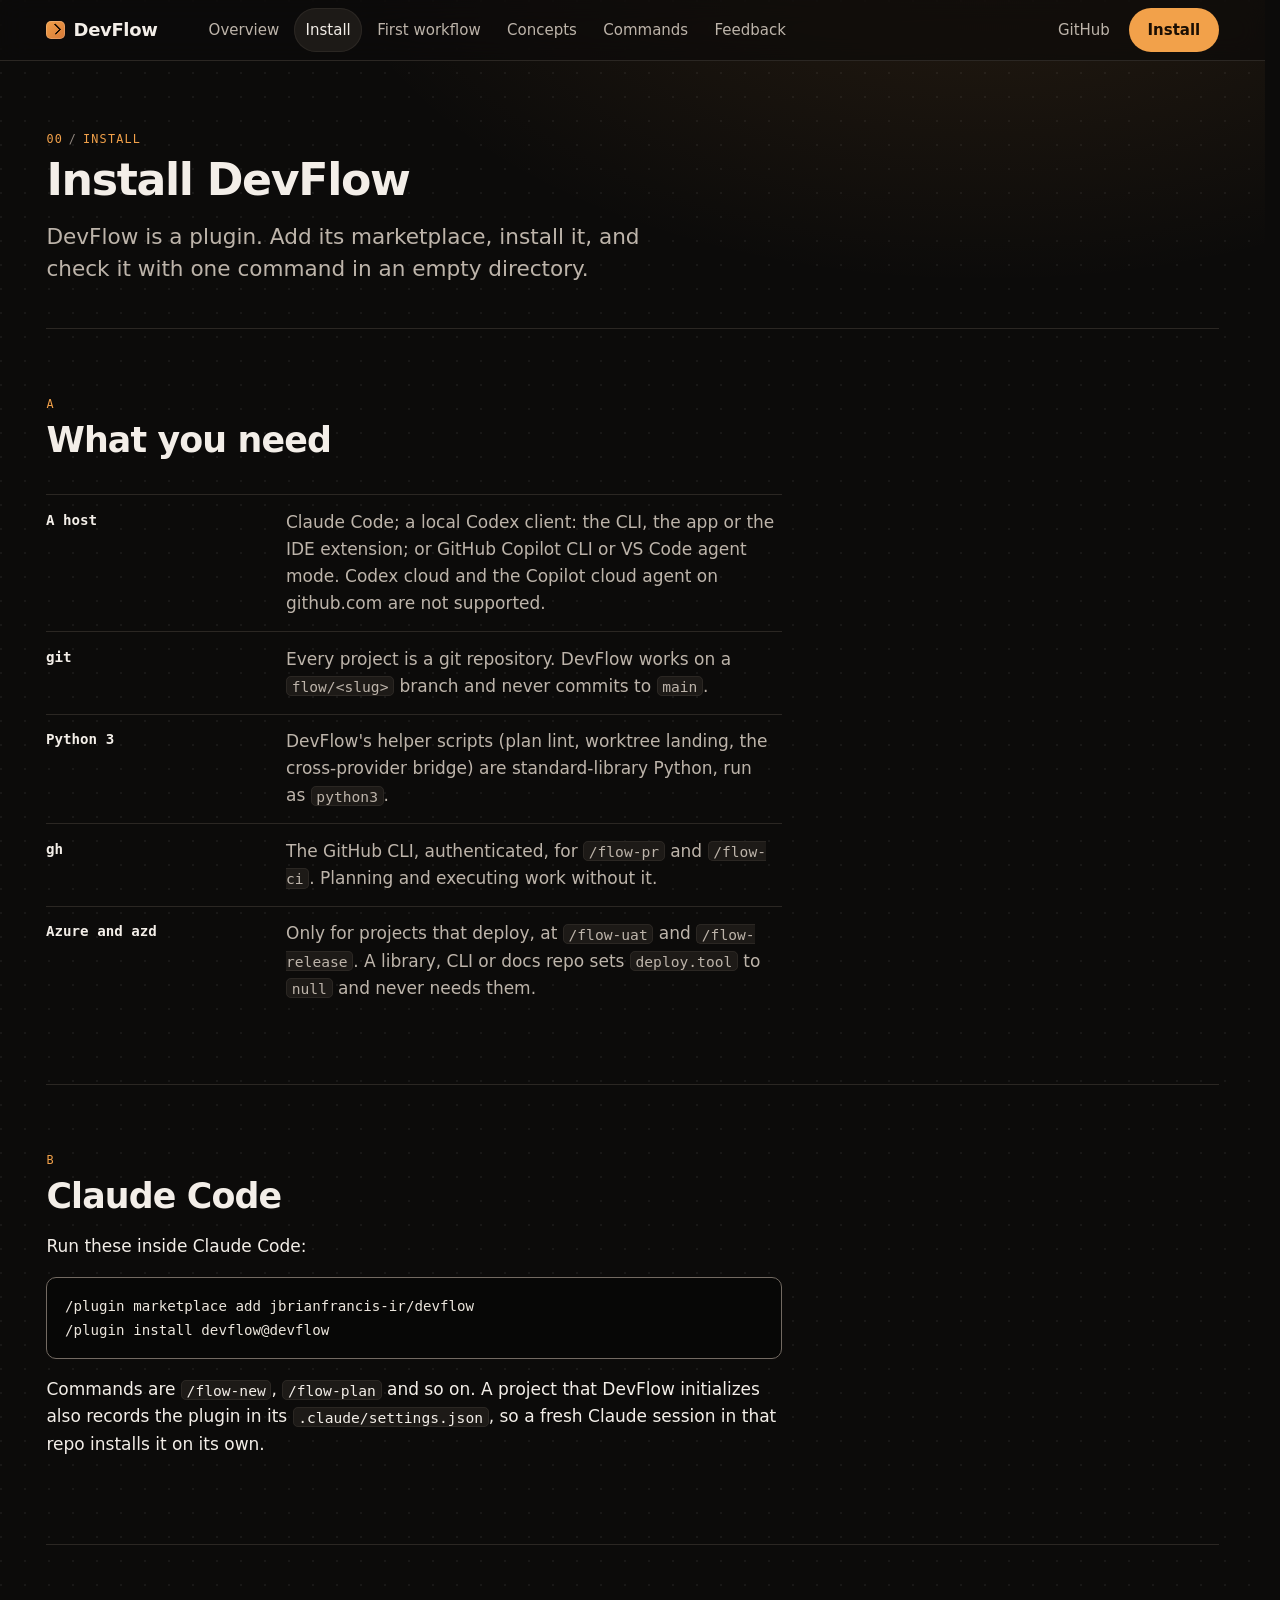
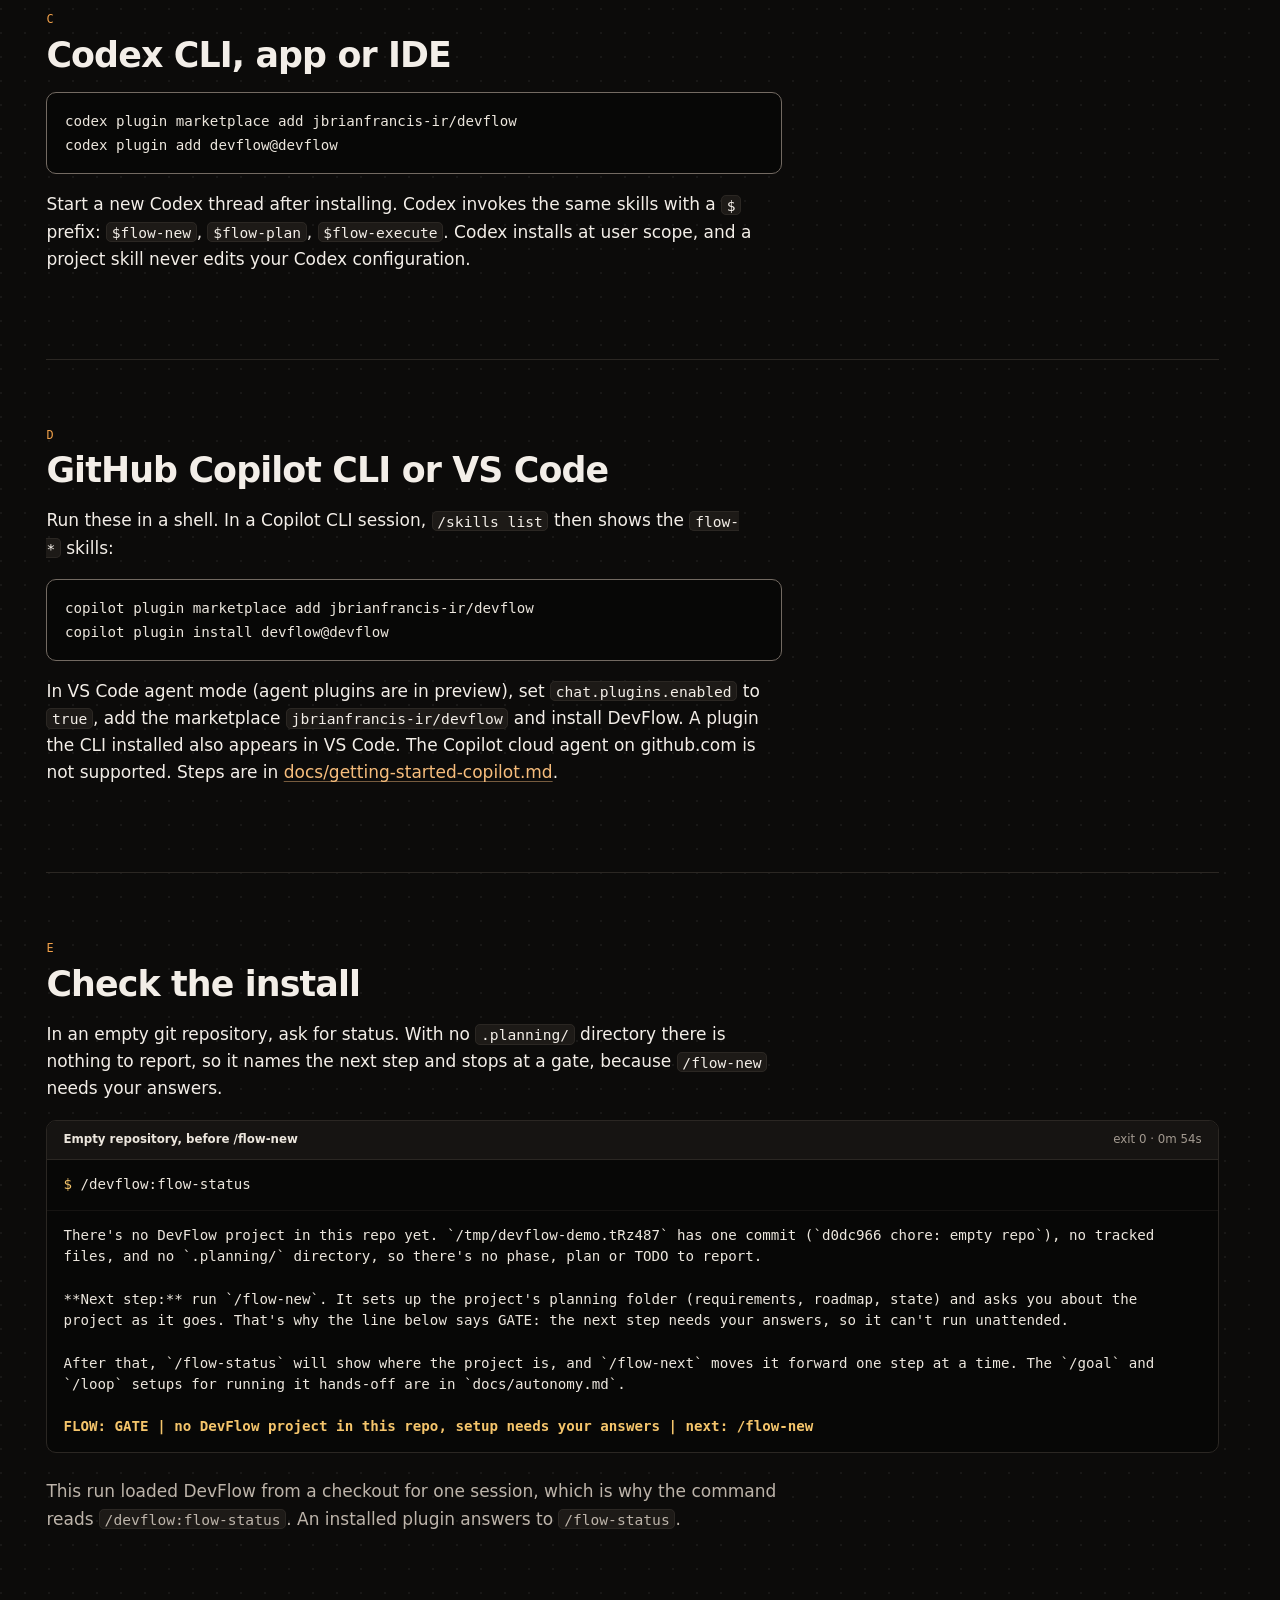
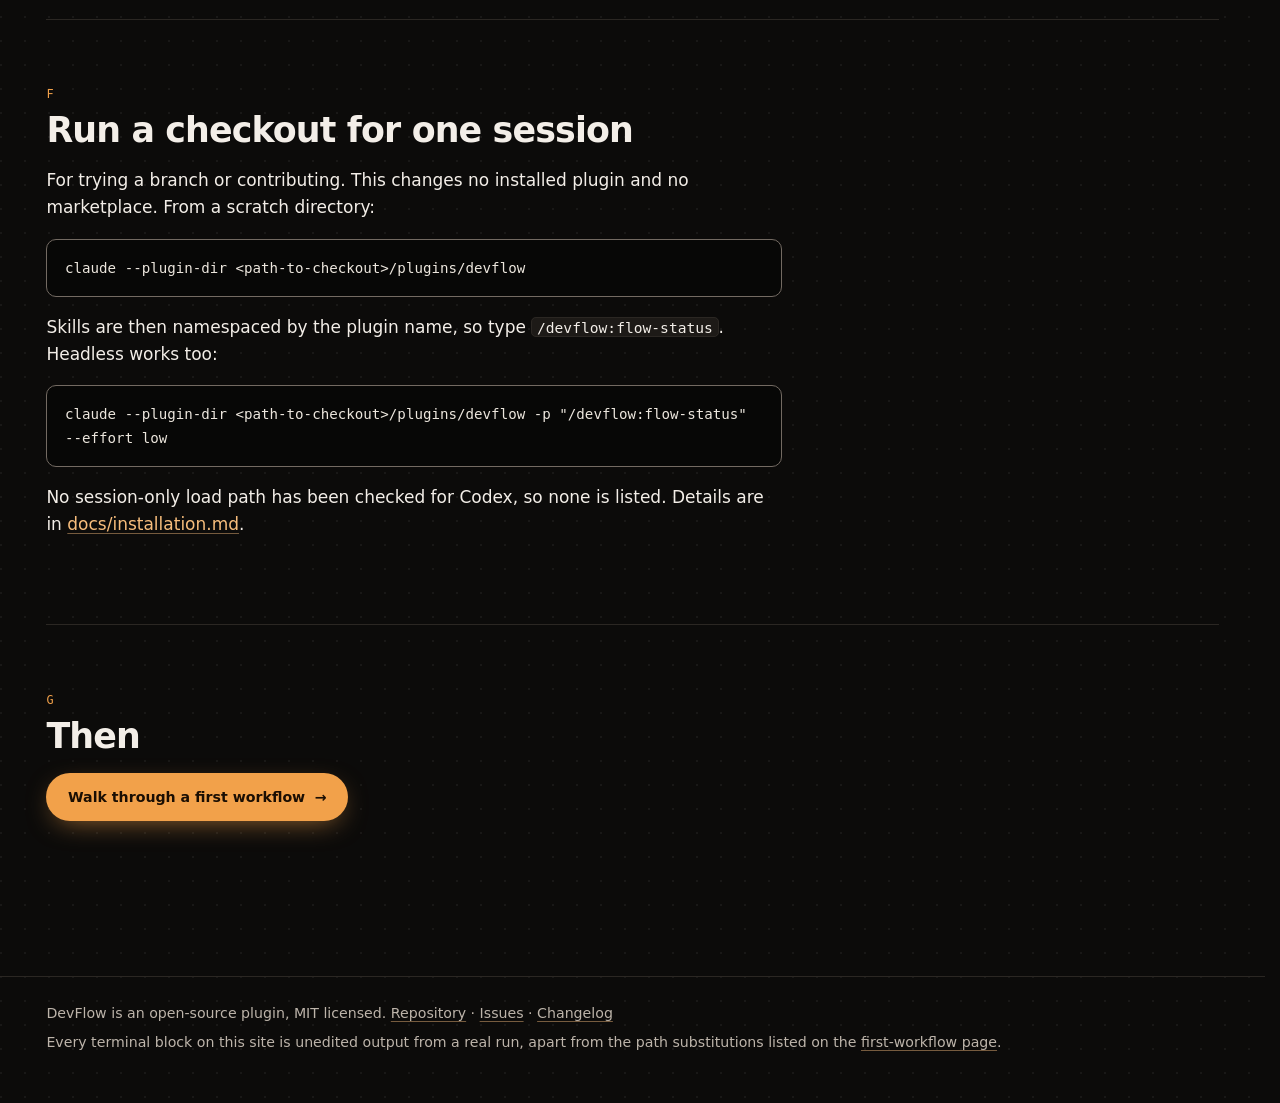
<file: site/public/start.html>
<!doctype html>
<html lang="en">
<head>
<meta charset="utf-8">
<meta name="viewport" content="width=device-width, initial-scale=1">
<title>Install DevFlow: Claude Code, Codex and Copilot</title>
<meta name="description" content="Install the DevFlow plugin in Claude Code, Codex or GitHub Copilot, check the install, and load a working tree for one session.">
<meta name="color-scheme" content="dark">
<meta name="theme-color" content="#0c0b0a">
<link rel="stylesheet" href="assets/site.css">
</head>
<body class="page-start">
<a class="skip" href="#main">Skip to content</a>
<header class="top">
<div class="top-in">
<a class="mark" href="index.html"><span class="mark-glyph" aria-hidden="true"></span>DevFlow</a>
<nav class="nav" aria-label="Site">
<ul role="list">
<li><a href="index.html">Overview</a></li>
<li><a href="start.html" aria-current="page">Install</a></li>
<li><a href="first-workflow.html">First workflow</a></li>
<li><a href="concepts.html">Concepts</a></li>
<li><a href="commands.html">Commands</a></li>
<li><a href="feedback.html">Feedback</a></li>
</ul>
</nav>
<div class="top-cta">
<a class="top-gh" href="https://github.com/jbrianfrancis-ir/devflow">GitHub</a>
<a class="pill" href="start.html">Install</a>
</div>
</div>
</header>
<main id="main" tabindex="-1">
<header class="page-head">
<p class="eyebrow">00<span class="sep">/</span>Install</p>
<h1>Install DevFlow</h1>
<p class="lede">DevFlow is a plugin. Add its marketplace, install it, and check it with one command in an empty directory.</p>
</header>

<section aria-labelledby="h-need">
<h2 id="h-need"><span class="sec">A</span>What you need</h2>
<div class="defs-wrap">
<dl class="defs">
<dt>A host</dt><dd>Claude Code; a local Codex client: the CLI, the app or the IDE extension; or GitHub Copilot CLI or VS Code agent mode. Codex cloud and the Copilot cloud agent on github.com are not supported.</dd>
<dt>git</dt><dd>Every project is a git repository. DevFlow works on a <code>flow/&lt;slug&gt;</code> branch and never commits to <code>main</code>.</dd>
<dt>Python 3</dt><dd>DevFlow's helper scripts (plan lint, worktree landing, the cross-provider bridge) are standard-library Python, run as <code>python3</code>.</dd>
<dt>gh</dt><dd>The GitHub CLI, authenticated, for <code>/flow-pr</code> and <code>/flow-ci</code>. Planning and executing work without it.</dd>
<dt>Azure and azd</dt><dd>Only for projects that deploy, at <code>/flow-uat</code> and <code>/flow-release</code>. A library, CLI or docs repo sets <code>deploy.tool</code> to <code>null</code> and never needs them.</dd>
</dl>
</div>
</section>

<section aria-labelledby="h-claude">
<h2 id="h-claude"><span class="sec">B</span>Claude Code</h2>
<p>Run these inside Claude Code:</p>
<pre class="code" tabindex="0">/plugin marketplace add jbrianfrancis-ir/devflow
/plugin install devflow@devflow</pre>
<p>Commands are <code>/flow-new</code>, <code>/flow-plan</code> and so on. A project that DevFlow initializes also records the plugin in its <code>.claude/settings.json</code>, so a fresh Claude session in that repo installs it on its own.</p>
</section>

<section aria-labelledby="h-codex">
<h2 id="h-codex"><span class="sec">C</span>Codex CLI, app or IDE</h2>
<pre class="code" tabindex="0">codex plugin marketplace add jbrianfrancis-ir/devflow
codex plugin add devflow@devflow</pre>
<p>Start a new Codex thread after installing. Codex invokes the same skills with a <code>$</code> prefix: <code>$flow-new</code>, <code>$flow-plan</code>, <code>$flow-execute</code>. Codex installs at user scope, and a project skill never edits your Codex configuration.</p>
</section>

<section aria-labelledby="h-copilot">
<h2 id="h-copilot"><span class="sec">D</span>GitHub Copilot CLI or VS Code</h2>
<p>Run these in a shell. In a Copilot CLI session, <code>/skills list</code> then shows the <code>flow-*</code> skills:</p>
<pre class="code" tabindex="0">copilot plugin marketplace add jbrianfrancis-ir/devflow
copilot plugin install devflow@devflow</pre>
<p>In VS Code agent mode (agent plugins are in preview), set <code>chat.plugins.enabled</code> to <code>true</code>, add the marketplace <code>jbrianfrancis-ir/devflow</code> and install DevFlow. A plugin the CLI installed also appears in VS Code. The Copilot cloud agent on github.com is not supported. Steps are in <a href="https://github.com/jbrianfrancis-ir/devflow/blob/main/docs/getting-started-copilot.md">docs/getting-started-copilot.md</a>.</p>
</section>

<section aria-labelledby="h-check">
<h2 id="h-check"><span class="sec">E</span>Check the install</h2>
<p>In an empty git repository, ask for status. With no <code>.planning/</code> directory there is nothing to report, so it names the next step and stops at a gate, because <code>/flow-new</code> needs your answers.</p>
<div class="breakout">
<figure class="term" aria-labelledby="cap-00-status-empty">
<figcaption id="cap-00-status-empty"><span class="term-title">Empty repository, before /flow-new</span><span class="term-meta">exit 0 · 0m 54s</span></figcaption>
<pre class="term-cmd"><span class="prompt" aria-hidden="true">$ </span>/devflow:flow-status</pre>
<pre class="term-out" tabindex="0">There&#x27;s no DevFlow project in this repo yet. `/tmp/devflow-demo.tRz487` has one commit (`d0dc966 chore: empty repo`), no tracked files, and no `.planning/` directory, so there&#x27;s no phase, plan or TODO to report.

**Next step:** run `/flow-new`. It sets up the project&#x27;s planning folder (requirements, roadmap, state) and asks you about the project as it goes. That&#x27;s why the line below says GATE: the next step needs your answers, so it can&#x27;t run unattended.

After that, `/flow-status` will show where the project is, and `/flow-next` moves it forward one step at a time. The `/goal` and `/loop` setups for running it hands-off are in `docs/autonomy.md`.

<span class="flow flow-gate">FLOW: GATE | no DevFlow project in this repo, setup needs your answers | next: /flow-new</span></pre>
</figure>
</div>
<p class="muted">This run loaded DevFlow from a checkout for one session, which is why the command reads <code>/devflow:flow-status</code>. An installed plugin answers to <code>/flow-status</code>.</p>
</section>

<section aria-labelledby="h-tree">
<h2 id="h-tree"><span class="sec">F</span>Run a checkout for one session</h2>
<p>For trying a branch or contributing. This changes no installed plugin and no marketplace. From a scratch directory:</p>
<pre class="code" tabindex="0">claude --plugin-dir &lt;path-to-checkout&gt;/plugins/devflow</pre>
<p>Skills are then namespaced by the plugin name, so type <code>/devflow:flow-status</code>. Headless works too:</p>
<pre class="code" tabindex="0">claude --plugin-dir &lt;path-to-checkout&gt;/plugins/devflow -p "/devflow:flow-status" --effort low</pre>
<p>No session-only load path has been checked for Codex, so none is listed. Details are in <a href="https://github.com/jbrianfrancis-ir/devflow/blob/main/docs/installation.md">docs/installation.md</a>.</p>
</section>

<section aria-labelledby="h-then">
<h2 id="h-then"><span class="sec">G</span>Then</h2>
<p><a class="btn" href="first-workflow.html">Walk through a first workflow</a></p>
</section>

</main>
<footer class="foot">
<div class="foot-in">
<p>DevFlow is an open-source plugin, MIT licensed. <a href="https://github.com/jbrianfrancis-ir/devflow">Repository</a> · <a href="https://github.com/jbrianfrancis-ir/devflow/issues">Issues</a> · <a href="https://github.com/jbrianfrancis-ir/devflow/blob/main/CHANGELOG.md">Changelog</a></p>
<p>Every terminal block on this site is unedited output from a real run, apart from the path substitutions listed on the <a href="first-workflow.html#how-captured">first-workflow page</a>.</p>
</div>
</footer>
<script>
for (const box of document.querySelectorAll("[data-copy]")) {
  const btn = box.querySelector(".copy"), pre = box.querySelector("pre");
  if (!btn || !pre || !navigator.clipboard) continue;
  btn.hidden = false;
  btn.addEventListener("click", () => navigator.clipboard.writeText(pre.textContent).then(
    () => { btn.textContent = "Copied"; setTimeout(() => { btn.textContent = "Copy"; }, 2000); },
    () => { btn.textContent = "Select to copy"; }));
}
</script>
</body>
</html>
</file>
<file: site/public/assets/site.css>
/* DevFlow site. One stylesheet, no framework. Near-black canvas, light text, one amber accent. */

*,
*::before,
*::after {
  box-sizing: border-box;
  min-width: 0;
}

:root {
  scrollbar-gutter: stable;
  text-wrap: pretty;
  overflow-wrap: break-word;
  -webkit-font-smoothing: antialiased;
  -moz-osx-font-smoothing: grayscale;
  -webkit-text-size-adjust: 100%;

  /* Palette, WCAG 2 contrast. On --bg: --text 17.1:1, --text-2 9.6:1, --text-3 5.7:1, --accent 9.3:1,
     --link 11.7:1. On --surface-2 (lightest card): --text 15.0:1, --text-2 8.5:1, --text-3 5.0:1,
     --accent 8.2:1. --line-strong (UI borders) 3.7:1 on --bg, 3.3:1 on --surface-2.
     --accent-ink on --accent (primary buttons) 9.0:1. On --term: --term-ink 16.3:1, --term-dim 7.3:1,
     --ok 11.7:1, --gate 12.6:1, --block 9.1:1. */
  --bg: #0c0b0a;
  --surface: #151311;
  --surface-2: #1d1a17;
  --line: #2b2723;
  --line-strong: #736a62;
  --text: #f3eee8;
  --text-2: #bdb4aa;
  --text-3: #918880;
  --accent: #f2a14a;
  --accent-ink: #1a0e03;
  --accent-wash: color-mix(in srgb, var(--accent) 9%, var(--surface));
  --link: #f7bd7c;
  --term: #070706;
  --term-2: #161412;
  --term-ink: #ece6dd;
  --term-dim: #a39a90;
  --ok: #8fd694;
  --gate: #f5c56b;
  --block: #ff8f73;

  --sans: "Inter", "Segoe UI Variable Text", "Segoe UI", system-ui, -apple-system, "Helvetica Neue", "Liberation Sans", Arial, sans-serif;
  --mono: ui-monospace, "SF Mono", "Cascadia Mono", "JetBrains Mono", Menlo, Consolas, "DejaVu Sans Mono", monospace;

  /* Fluid type scale, 320px -> 1240px viewport. Body 16px -> 17px, ratio 1.2 -> 1.27. */
  --narrow: 20;
  --wide: 77.5;
  --size-narrow: 1;
  --size-wide: 1.0625;
  --ratio-narrow: 1.2;
  --ratio-wide: 1.27;
  --fluid: clamp(0rem, (100vw - var(--narrow) * 1rem) / (var(--wide) - var(--narrow)), 1rem);
  --at-narrow: calc(var(--size-narrow) * (1rem - var(--fluid)));
  --at-wide: calc(var(--size-wide) * var(--fluid));
  --step--2: calc(var(--step--1) / var(--ratio-narrow));
  --step--1: calc(var(--step-0) / var(--ratio-narrow));
  --step-0: calc(var(--at-narrow) + var(--at-wide));
  --step-1: calc(var(--at-narrow) * var(--ratio-narrow) + var(--at-wide) * var(--ratio-wide));
  --step-2: calc(var(--at-narrow) * pow(var(--ratio-narrow), 2) + var(--at-wide) * pow(var(--ratio-wide), 2));
  --step-3: calc(var(--at-narrow) * pow(var(--ratio-narrow), 3) + var(--at-wide) * pow(var(--ratio-wide), 3));
  --step-4: calc(var(--at-narrow) * pow(var(--ratio-narrow), 4) + var(--at-wide) * pow(var(--ratio-wide), 4));
  --step-5: calc(var(--at-narrow) * pow(var(--ratio-narrow), 5) + var(--at-wide) * pow(var(--ratio-wide), 5));

  --space-xs: calc(0.5 * var(--step-0));
  --space-s: var(--step-0);
  --space-m: calc(1.5 * var(--step-0));
  --space-l: calc(2.5 * var(--step-0));
  --space-section: clamp(2.75rem, 1.5rem + 3.5vw, 5rem);

  --wrap: 76rem;
  --gutter: clamp(1.25rem, 0.5rem + 3vw, 3rem);
  --radius: 14px;
  --radius-s: 10px;

  color-scheme: dark;
}

body {
  margin: 0;
  min-height: 100svh;
  background-color: var(--bg);
  /* A warm glow behind the hero and a faint dot grid across the canvas. */
  background-image:
    radial-gradient(ellipse 60rem 34rem at 78% -6rem, color-mix(in srgb, var(--accent) 12%, transparent), transparent 70%),
    radial-gradient(circle at 1px 1px, rgb(255 255 255 / 0.055) 1px, transparent 1.5px);
  background-size: 100% 64rem, 24px 24px;
  background-repeat: no-repeat, repeat;
  color: var(--text);
  font-family: var(--sans);
  font-size: var(--step-0);
  line-height: 1.6;
}

h1, h2, h3 { text-wrap: balance; color: var(--text); }

img, svg { display: block; max-width: 100%; height: auto; }

a { color: var(--link); text-decoration-color: color-mix(in srgb, var(--link) 45%, transparent); text-decoration-thickness: 0.08em; text-underline-offset: 0.2em; }
a:active { color: var(--text); }
@media (hover: hover) and (pointer: fine) {
  a:hover { color: var(--text); text-decoration-color: var(--accent); }
}
:focus-visible { outline: 2px solid var(--accent); outline-offset: 3px; border-radius: 4px; }

code, pre, kbd { font-family: var(--mono); font-size: 0.86em; }
:not(pre) > code { background: var(--surface-2); border: 1px solid var(--line); padding: 0.04em 0.32em; border-radius: 5px; overflow-wrap: anywhere; }

.skip {
  position: absolute;
  inset-inline-start: 1rem;
  inset-block-start: -4rem;
  z-index: 20;
  background: var(--accent);
  color: var(--accent-ink);
  padding: 0.6rem 1rem;
  border-radius: 999px;
  font-weight: 600;
}
.skip:focus { inset-block-start: 1rem; }

/* ---- top nav ---------------------------------------------------------------- */

.top {
  border-block-end: 1px solid var(--line);
  background: rgb(12 11 10 / 0.82);
  z-index: 10;
}
@supports (backdrop-filter: blur(1px)) {
  .top { backdrop-filter: blur(12px) saturate(140%); background: rgb(12 11 10 / 0.7); }
}
.top-in {
  max-inline-size: calc(var(--wrap) + 2 * var(--gutter));
  margin-inline: auto;
  padding: 0.5rem var(--gutter);
  display: flex;
  flex-wrap: wrap;
  align-items: center;
  gap: 0.25rem 1.5rem;
}

.mark {
  display: inline-flex;
  align-items: center;
  gap: 0.55rem;
  min-block-size: 2.75rem;
  color: var(--text);
  text-decoration: none;
  font-weight: 700;
  font-size: 1.125rem;
  letter-spacing: -0.02em;
}
.mark-glyph {
  inline-size: 1.15rem;
  block-size: 1.15rem;
  border-radius: 5px;
  background: linear-gradient(135deg, var(--accent), color-mix(in srgb, var(--accent) 55%, #b4461f));
  box-shadow: inset 0 0 0 1px rgb(255 255 255 / 0.18);
  position: relative;
}
.mark-glyph::after {
  content: "";
  position: absolute;
  inset: 0.3rem 0.36rem 0.3rem 0.32rem;
  border-inline-start: 2px solid var(--accent-ink);
  border-block-start: 2px solid var(--accent-ink);
  transform: rotate(135deg) translate(-1px, 1px);
  border-radius: 1px;
}

.nav ul { list-style: none; margin: 0; padding: 0; display: flex; flex-wrap: wrap; gap: 0 0.25rem; }
.nav a {
  display: inline-flex;
  align-items: center;
  min-block-size: 2.75rem;
  padding: 0 0.7rem;
  border-radius: 999px;
  color: var(--text-2);
  text-decoration: none;
  font-size: 0.9375rem;
}
.nav a[aria-current="page"] { color: var(--text); background: var(--surface-2); box-shadow: inset 0 0 0 1px var(--line); }
@media (hover: hover) and (pointer: fine) {
  .nav a:hover { color: var(--text); }
}

.top-cta { display: flex; align-items: center; gap: 0.5rem; margin-inline-start: auto; }
.top-gh {
  display: inline-flex;
  align-items: center;
  min-block-size: 2.75rem;
  padding: 0 0.7rem;
  color: var(--text-2);
  text-decoration: none;
  font-size: 0.9375rem;
}
@media (hover: hover) and (pointer: fine) {
  .top-gh:hover { color: var(--text); }
}
.pill {
  display: inline-flex;
  align-items: center;
  min-block-size: 2.75rem;
  padding: 0 1.15rem;
  border-radius: 999px;
  background: var(--accent);
  color: var(--accent-ink);
  font-weight: 650;
  font-size: 0.9375rem;
  text-decoration: none;
}
.pill:active { background: var(--link); color: var(--accent-ink); }
@media (hover: hover) and (pointer: fine) {
  .pill:hover { background: var(--link); color: var(--accent-ink); }
}

/* Wide: one row, nav between wordmark and actions, pinned while scrolling. */
@media (width >= 64rem) {
  .top { position: sticky; inset-block-start: 0; }
  .top-in { flex-wrap: nowrap; }
  .nav { margin-inline-start: 1rem; }
}
/* Narrow: wordmark and actions on the first row, the links in a grid below. */
@media (width < 64rem) {
  .nav { order: 3; inline-size: 100%; padding-block-end: 0.25rem; }
  .nav ul { display: grid; grid-template-columns: repeat(auto-fill, minmax(7.5rem, 1fr)); gap: 0.15rem; }
  .nav a { justify-content: center; padding: 0 0.5rem; }
}

/* ---- content column: one shared container, prose measure and wide blocks ---- */

main {
  --content: 46rem;
  max-inline-size: calc(var(--wrap) + 2 * var(--gutter));
  margin-inline: auto;
  padding-inline: var(--gutter);
  padding-block-end: var(--space-section);
  outline: none;
}
main > *, main > section > * { max-inline-size: var(--content); }
main > section { max-inline-size: none; }
main .breakout, main > .hero > * { max-inline-size: none; }

/* ---- type ----------------------------------------------------------------- */

.eyebrow {
  font-family: var(--mono);
  font-size: var(--step--2);
  letter-spacing: 0.1em;
  text-transform: uppercase;
  color: var(--accent);
  margin: 0;
}
.eyebrow .sep { color: var(--text-3); padding-inline: 0.5em; }

h1 {
  font-size: var(--step-4);
  line-height: 1.06;
  letter-spacing: -0.03em;
  font-weight: 750;
  margin: var(--space-xs) 0 var(--space-s);
}
h2 {
  font-size: var(--step-3);
  line-height: 1.12;
  letter-spacing: -0.025em;
  font-weight: 700;
  margin: 0 0 var(--space-s);
}
h3 { font-size: var(--step-1); line-height: 1.25; letter-spacing: -0.01em; margin: var(--space-m) 0 var(--space-xs); }
p, ul, ol, dl { margin: 0 0 var(--space-s); }
.lede { font-size: var(--step-1); line-height: 1.5; color: var(--text-2); max-inline-size: 40rem; }
.lede-small { color: var(--text-2); }
.muted { color: var(--text-2); }

.page-head { padding-block: var(--space-section) var(--space-m); }

section { padding-block: var(--space-section); border-block-start: 1px solid var(--line); }
section > h2 .sec, .loop-head h2 .sec {
  display: block;
  font-family: var(--mono);
  font-size: var(--step--2);
  font-weight: 500;
  color: var(--accent);
  letter-spacing: 0.1em;
  margin-block-end: 0.6rem;
}

/* ---- home hero: copy left, command surface right --------------------------- */

.hero {
  display: grid;
  gap: var(--space-l) clamp(2rem, 1rem + 3vw, 4rem);
  align-items: center;
  padding-block: clamp(3rem, 1.5rem + 5vw, 6.5rem) var(--space-section);
  border: 0;
}
@media (width >= 64rem) {
  .hero { grid-template-columns: minmax(0, 1.08fr) minmax(0, 0.92fr); }
}
.hero h1 {
  font-size: clamp(1.9rem, 1.2rem + 1.6vw, 2.75rem);
  font-weight: 700;
  line-height: 1.08;
  letter-spacing: -0.03em;
  margin-block: var(--space-s) var(--space-m);
}
.hero .lede { font-size: var(--step-0); line-height: 1.65; }

.badges { list-style: none; padding: 0; margin: var(--space-m) 0; display: flex; flex-wrap: wrap; gap: 0.5rem; }
.badges li {
  font-size: var(--step--1);
  font-weight: 600;
  color: var(--text-2);
  padding: 0.25rem 0.75rem;
  border-radius: 999px;
  border: 1px solid var(--line-strong);
  background: var(--surface);
}
.badges li:first-child { color: var(--accent); border-color: color-mix(in srgb, var(--accent) 55%, var(--line)); background: var(--accent-wash); }

.install-label {
  font-family: var(--mono);
  font-size: var(--step--2);
  letter-spacing: 0.1em;
  text-transform: uppercase;
  color: var(--text-2);
  margin-block-end: 0.5rem;
}

.copy-block {
  display: flex;
  align-items: flex-start;
  gap: 0.35rem;
  margin-block: 0 var(--space-s);
  background: var(--term);
  border: 1px solid var(--line-strong);
  border-radius: var(--radius-s);
}
.copy-block pre.code {
  flex: 1;
  margin: 0;
  border: 0;
  background: none;
  white-space: pre;
  overflow-wrap: normal;
  overflow-x: auto;
}
.copy {
  flex: none;
  margin: 0.35rem 0.35rem 0.35rem 0;
  min-block-size: 2.75rem;
  min-inline-size: 4.5rem;
  padding: 0 0.85rem;
  border-radius: var(--radius-s);
  border: 1px solid var(--line-strong);
  background: var(--surface-2);
  color: var(--text);
  font: 600 var(--step--1) / 1 var(--sans);
  cursor: pointer;
}
.copy[hidden] { display: none; }
@media (hover: hover) and (pointer: fine) {
  .copy:hover { border-color: var(--accent); }
}

.actions { display: flex; flex-wrap: wrap; gap: 0.75rem; align-items: center; margin-block-start: var(--space-m); }
.btn, .btn-quiet {
  display: inline-flex;
  align-items: center;
  gap: 0.6rem;
  min-block-size: 3rem;
  padding: 0 1.35rem;
  border-radius: 999px;
  text-decoration: none;
  font-weight: 650;
  font-size: var(--step--1);
}
.btn { background: var(--accent); color: var(--accent-ink); box-shadow: 0 8px 28px -10px color-mix(in srgb, var(--accent) 70%, transparent); }
.btn::after { content: "→"; }
.btn:active { background: var(--link); color: var(--accent-ink); }
.btn-quiet { color: var(--text); border: 1px solid var(--line-strong); background: var(--surface); }
.btn-quiet:active { border-color: var(--accent); color: var(--text); }
@media (hover: hover) and (pointer: fine) {
  .btn:hover { background: var(--link); color: var(--accent-ink); }
  .btn-quiet:hover { border-color: var(--accent); color: var(--text); }
}

/* The product card: a preview of the command surface and the files it writes. */
.surface {
  container-type: inline-size;
  background: linear-gradient(180deg, var(--surface-2), var(--surface));
  border: 1px solid var(--line);
  border-radius: calc(var(--radius) + 4px);
  box-shadow: 0 0 0 1px rgb(255 255 255 / 0.02) inset, 0 30px 80px -30px rgb(0 0 0 / 0.9), 0 0 80px -40px color-mix(in srgb, var(--accent) 50%, transparent);
  overflow: clip;
}
.surface-bar {
  display: flex;
  align-items: center;
  gap: 0.75rem;
  padding: 0.75rem 1.1rem;
  border-block-end: 1px solid var(--line);
  font-size: var(--step--1);
}
.dots { display: inline-flex; gap: 0.35rem; }
.dots i { inline-size: 0.6rem; block-size: 0.6rem; border-radius: 50%; background: var(--line-strong); }
.dots i:first-child { background: var(--accent); }
.surface-title { flex: 1; text-align: center; color: var(--text-2); font-weight: 600; }
.surface-tag { font-family: var(--mono); font-size: var(--step--2); color: var(--text-3); }
.surface-body { display: grid; gap: 0.9rem; padding: 1.1rem; }
@container (width >= 34rem) {
  .surface-body { grid-template-columns: minmax(0, 1.25fr) minmax(0, 1fr); }
}
.surface-cmds { list-style: none; margin: 0; padding: 0; display: grid; gap: 0.5rem; }
.surface-cmds li {
  display: grid;
  gap: 0.1rem;
  padding: 0.6rem 0.8rem;
  border-radius: var(--radius-s);
  background: rgb(255 255 255 / 0.025);
  border: 1px solid var(--line);
}
.surface-cmds a { color: var(--accent); text-decoration: none; justify-self: start; }
.surface-cmds a code { background: none; border: 0; padding: 0; font-size: var(--step--1); font-weight: 600; color: inherit; }
@media (hover: hover) and (pointer: fine) {
  .surface-cmds a:hover { text-decoration: underline; }
}
.surface-cmds span { font-size: var(--step--1); color: var(--text-2); line-height: 1.45; }
.surface-cmds span code { font-size: 0.92em; }
.surface-files {
  border: 1px solid var(--line);
  border-radius: var(--radius-s);
  padding: 0.9rem 1rem;
  background: var(--term);
  align-self: start;
}
.surface-label { font-family: var(--mono); font-size: var(--step--2); letter-spacing: 0.12em; text-transform: uppercase; color: var(--accent); font-weight: 600; margin-block-end: 0.4rem; }
.files { list-style: none; margin: 0; padding: 0; counter-reset: file; }
.files li {
  counter-increment: file;
  display: flex;
  justify-content: space-between;
  gap: 1rem;
  padding-block: 0.62rem;
  border-block-start: 1px solid var(--line);
}
.files li::after { content: counter(file, decimal-leading-zero); font-family: var(--mono); font-size: var(--step--2); color: var(--text-3); align-self: center; }
.files code { background: none; border: 0; padding: 0; font-size: var(--step--1); color: var(--term-ink); }
.surface-note { margin: 0; padding: 0 1.1rem 1.1rem; font-size: var(--step--1); color: var(--text-2); }

/* ---- ledger of FLOW lines ------------------------------------------------- */

.evidence {
  container-type: inline-size;
  background: var(--term);
  color: var(--term-ink);
  border: 1px solid var(--line);
  padding: var(--space-m) clamp(1rem, 0.25rem + 3vw, 2.25rem);
  border-radius: var(--radius);
  box-shadow: 0 30px 80px -40px rgb(0 0 0 / 0.9);
}
.evidence h2 { color: var(--term-ink); font-size: var(--step-2); }
.evidence p { color: var(--term-dim); font-size: var(--step--1); max-inline-size: 46rem; }
.evidence a { color: var(--term-ink); text-decoration-color: var(--gate); }
.ledger { list-style: none; margin: var(--space-s) 0 0; padding: 0; display: grid; }
.ledger li {
  display: grid;
  grid-template-columns: minmax(11rem, 14rem) 1fr;
  gap: 0.25rem 1.25rem;
  padding-block: 0.65rem;
  border-block-start: 1px solid var(--term-2);
  align-items: baseline;
}
.ledger-cmd { font-family: var(--mono); font-size: var(--step--1); color: var(--term-dim); overflow-wrap: normal; }
@container (width < 34rem) { .ledger li { grid-template-columns: 1fr; } }

.flow { font-weight: 600; }
.flow-continue { color: var(--ok); }
.flow-gate { color: var(--gate); }
.flow-blocked { color: var(--block); }
.flow-done { color: var(--term-ink); }
.evidence :not(pre) > code { background: var(--term-2); border-color: var(--term-2); color: var(--term-ink); }
.evidence .ledger code { background: none; border: 0; padding: 0; font-size: var(--step--1); overflow-wrap: anywhere; }
.evidence .ledger code.flow-continue { color: var(--ok); }
.evidence .ledger code.flow-gate { color: var(--gate); }
.evidence .ledger code.flow-blocked { color: var(--block); }

/* ---- the loop: big title left, numbered steps right ------------------------ */

.loop-grid { display: grid; gap: var(--space-m) clamp(2rem, 1rem + 4vw, 5rem); align-items: start; }
@media (width >= 56rem) {
  .loop-grid { grid-template-columns: minmax(0, 0.85fr) minmax(0, 1.15fr); }
  .loop-head { position: sticky; inset-block-start: 6rem; }
}
.loop-head h2 { font-size: var(--step-5); letter-spacing: -0.04em; line-height: 1; }
.loop-head p { color: var(--text-2); }

.track { list-style: none; margin: 0; padding: 0; counter-reset: step; display: grid; gap: 0.75rem; }
.track > li {
  counter-increment: step;
  display: grid;
  grid-template-columns: 2.5rem 1fr;
  gap: 0.35rem 0.75rem;
  padding: 1rem 1.15rem;
  border: 1px solid var(--line);
  border-radius: var(--radius);
  background: var(--surface);
  align-items: baseline;
}
.track > li::before { content: counter(step, decimal-leading-zero); font-family: var(--mono); color: var(--accent); font-size: var(--step--1); grid-row: span 2; }
.track .cmdname { font-family: var(--mono); font-size: var(--step-0); font-weight: 600; color: var(--text); }
.track p { margin: 0; grid-column: 2; color: var(--text-2); }
.track .gate-row { background: var(--accent-wash); border-color: color-mix(in srgb, var(--accent) 50%, var(--line)); }
.track .gate-row::before { content: "■"; }
.gate-tag { font-size: var(--step--2); font-weight: 700; letter-spacing: 0.08em; text-transform: uppercase; color: var(--accent); display: block; margin-block-end: 0.15rem; }

/* ---- definition ledgers (inner pages) and card grids (home page) ------------ */

.defs-wrap { container-type: inline-size; }
.defs { display: grid; grid-template-columns: minmax(10rem, 15rem) 1fr; gap: 0; margin: var(--space-s) 0 0; }
.defs dt, .defs dd { padding-block: 0.85rem; border-block-start: 1px solid var(--line); margin: 0; }
.defs dt { font-family: var(--mono); font-size: var(--step--1); font-weight: 600; padding-inline-end: 1rem; color: var(--text); }
.defs dd { color: var(--text-2); }
@container (width < 34rem) {
  .defs { grid-template-columns: 1fr; }
  .defs dd { border-block-start: 0; padding-block-start: 0; }
}

.cards { display: grid; gap: 0.85rem; margin: var(--space-s) 0 0; }
.cards > div {
  padding: 1.1rem 1.25rem 1.2rem;
  border: 1px solid var(--line);
  border-radius: var(--radius);
  background: var(--surface);
}
.cards dt { font-family: var(--mono); font-size: var(--step--1); font-weight: 600; color: var(--accent); margin-block-end: 0.35rem; }
.cards dd { margin: 0; color: var(--text-2); font-size: var(--step--1); line-height: 1.55; }
@container (width >= 30rem) { .cards-2 { grid-template-columns: repeat(2, minmax(0, 1fr)); } }
@container (width >= 30rem) { .cards-3 { grid-template-columns: repeat(2, minmax(0, 1fr)); } }
@container (width >= 52rem) { .cards-3 { grid-template-columns: repeat(3, minmax(0, 1fr)); } }

.split { display: flex; flex-wrap: wrap; gap: var(--space-m) var(--space-l); align-items: start; }
.split > :first-child { flex-basis: 20rem; flex-grow: 1; }
.split > :last-child { flex-basis: 0; flex-grow: 1.6; min-inline-size: 58%; }
.split > :first-child > p:not(.muted) { color: var(--text); }

/* ---- terminal captures ---------------------------------------------------- */

.term {
  margin: var(--space-s) 0 var(--space-m);
  background: var(--term);
  color: var(--term-ink);
  border: 1px solid var(--line);
  border-radius: var(--radius-s);
  overflow: clip;
}
.term figcaption {
  display: flex;
  flex-wrap: wrap;
  justify-content: space-between;
  gap: 0.25rem 1rem;
  padding: 0.6rem 1rem;
  background: var(--term-2);
  border-block-end: 1px solid var(--line);
  font-size: var(--step--2);
  color: var(--term-dim);
}
.term-title { color: var(--term-ink); font-weight: 600; }
.term pre { margin: 0; padding: 0.9rem 1rem; white-space: pre-wrap; overflow-wrap: anywhere; line-height: 1.5; font-size: var(--step--1); }
.term .term-cmd { color: var(--term-ink); border-block-end: 1px solid var(--term-2); }
.term .prompt { color: var(--gate); }
.term .term-out { color: var(--term-ink); max-block-size: 34rem; overflow: auto; }
.term .term-out:focus-visible { outline-offset: -3px; }

pre.code {
  background: var(--term);
  color: var(--term-ink);
  border: 1px solid var(--line-strong);
  padding: 1rem 1.1rem;
  border-radius: var(--radius-s);
  white-space: pre-wrap;
  overflow-wrap: anywhere;
  font-size: var(--step--1);
  line-height: 1.7;
  margin: var(--space-xs) 0 var(--space-s);
}
.term-out:focus-visible, pre.code:focus-visible { outline-color: var(--gate); }

/* ---- steps on the first-workflow page ------------------------------------- */

.step-head { display: flex; flex-wrap: wrap; gap: 0.25rem 1rem; align-items: baseline; }
.step-head .step-num { font-family: var(--mono); color: var(--accent); font-size: var(--step--1); }
.note {
  border: 1px solid var(--line);
  border-inline-start: 3px solid var(--accent);
  border-radius: var(--radius-s);
  padding: 0.75rem 1rem;
  color: var(--text);
  background: var(--accent-wash);
}
.note p:last-child { margin-block-end: 0; }

/* ---- figure (chart): the chart is light, so it sits on a light panel -------- */

.chart { margin: var(--space-s) 0 0; }
.chart a {
  display: block;
  padding: clamp(0.5rem, 0.25rem + 1vw, 1rem);
  background: #f4f0e8;
  border: 1px solid var(--line-strong);
  border-radius: var(--radius);
}
.chart img { border-radius: 6px; background: white; }
.chart figcaption { font-size: var(--step--1); color: var(--text-2); margin-block-start: 0.6rem; }
.chart-split > figure { margin: 0; }
.chart-split .chart img { max-block-size: 44rem; inline-size: auto; margin-inline: auto; }

/* ---- command reference ---------------------------------------------------- */

.toc { list-style: none; padding: 0; display: flex; flex-wrap: wrap; gap: 0.5rem; font-size: var(--step--1); }
.toc li {
  display: inline-flex;
  align-items: center;
  padding-inline-end: 0.95rem;
  border-radius: 999px;
  border: 1px solid var(--line-strong);
  background: var(--surface);
}
.toc a {
  display: inline-flex;
  align-items: center;
  min-block-size: 2.75rem;
  padding: 0 0.5rem 0 0.95rem;
  border-radius: 999px;
  color: var(--text);
  text-decoration: none;
}
@media (hover: hover) and (pointer: fine) {
  .toc a:hover { color: var(--accent); }
}
.toc .count { font-family: var(--mono); font-size: var(--step--2); color: var(--text-3); }
.cmd-ref { container-type: inline-size; }
.cmd-group { padding-block: var(--space-l) 0; border: 0; display: grid; gap: 0.85rem; }
@container (width >= 46rem) {
  .cmd-group { grid-template-columns: repeat(2, minmax(0, 1fr)); }
}
.cmd-group h2 { grid-column: 1 / -1; font-family: var(--mono); font-size: var(--step-0); text-transform: uppercase; letter-spacing: 0.1em; color: var(--accent); font-weight: 600; margin: 0; }
.cmd {
  padding: 1.1rem 1.25rem;
  border: 1px solid var(--line);
  border-radius: var(--radius);
  background: var(--surface);
  scroll-margin-block-start: 6rem;
}
.cmd:target { border-color: var(--accent); }
.cmd h3 { margin: 0 0 0.2rem; font-size: var(--step-1); }
.cmd h3 code { background: none; border: 0; padding: 0; font-size: 0.9em; }
.cmd-alt { font-size: var(--step--1); color: var(--text-2); margin-block-end: 0.5rem; }
.cmd-alt code { font-size: 0.95em; }
.cmd > p:last-child { margin: 0; color: var(--text-2); font-size: var(--step--1); line-height: 1.6; }
.badge {
  display: inline-block;
  font-size: var(--step--2);
  font-weight: 600;
  color: var(--accent);
  border: 1px solid color-mix(in srgb, var(--accent) 60%, var(--line));
  background: var(--accent-wash);
  padding: 0.15rem 0.6rem;
  border-radius: 999px;
  margin-block-end: 0.5rem;
}

/* ---- feedback ------------------------------------------------------------- */

.paths { list-style: none; padding: 0; margin: var(--space-s) 0 0; display: grid; gap: 0.75rem; }
.paths li { border: 1px solid var(--line); border-radius: var(--radius); background: var(--surface); padding: var(--space-s) 1.25rem; }
.paths li > :last-child { margin-block-end: 0; }
.paths .path-link { font-weight: 650; font-size: var(--step-1); }

/* ---- footer --------------------------------------------------------------- */

.foot { border-block-start: 1px solid var(--line); font-size: var(--step--1); color: var(--text-2); }
.foot-in {
  max-inline-size: calc(var(--wrap) + 2 * var(--gutter));
  margin-inline: auto;
  padding: var(--space-m) var(--gutter) var(--space-l);
}
.foot p { max-inline-size: 60rem; margin-block-end: 0.4rem; }
.foot a { color: var(--text-2); }

h1 code, h2 code { background: none; border: 0; padding: 0; font-size: 0.86em; letter-spacing: -0.01em; }

@media (prefers-reduced-motion: no-preference) {
  html { scroll-behavior: smooth; }
  .btn, .btn-quiet, .pill, .nav a, .copy, .toc a { transition: color 120ms ease-out, background-color 120ms ease-out, border-color 120ms ease-out; }
}

@media print {
  :root { color-scheme: light; }
  body { background: white; color: black; }
  .top, .skip, .copy { display: none; }
  h1, h2, h3, .cards dt, .track .cmdname { color: black; }
  .lede, .muted, .cards dd, .track p, .defs dd, .surface-cmds span { color: #333; }
  a { color: black; }
  .surface, .cards > div, .track > li, .cmd, .paths li, .note { background: white; border-color: #999; box-shadow: none; }
  .term, pre.code, .copy-block, .evidence, .surface-files { background: white; color: black; border: 1px solid #999; box-shadow: none; }
  .term figcaption { background: #eee; color: black; }
  .term-title, .term .term-out, .term .term-cmd, .files code, .evidence h2 { color: black; }
}
</file>
